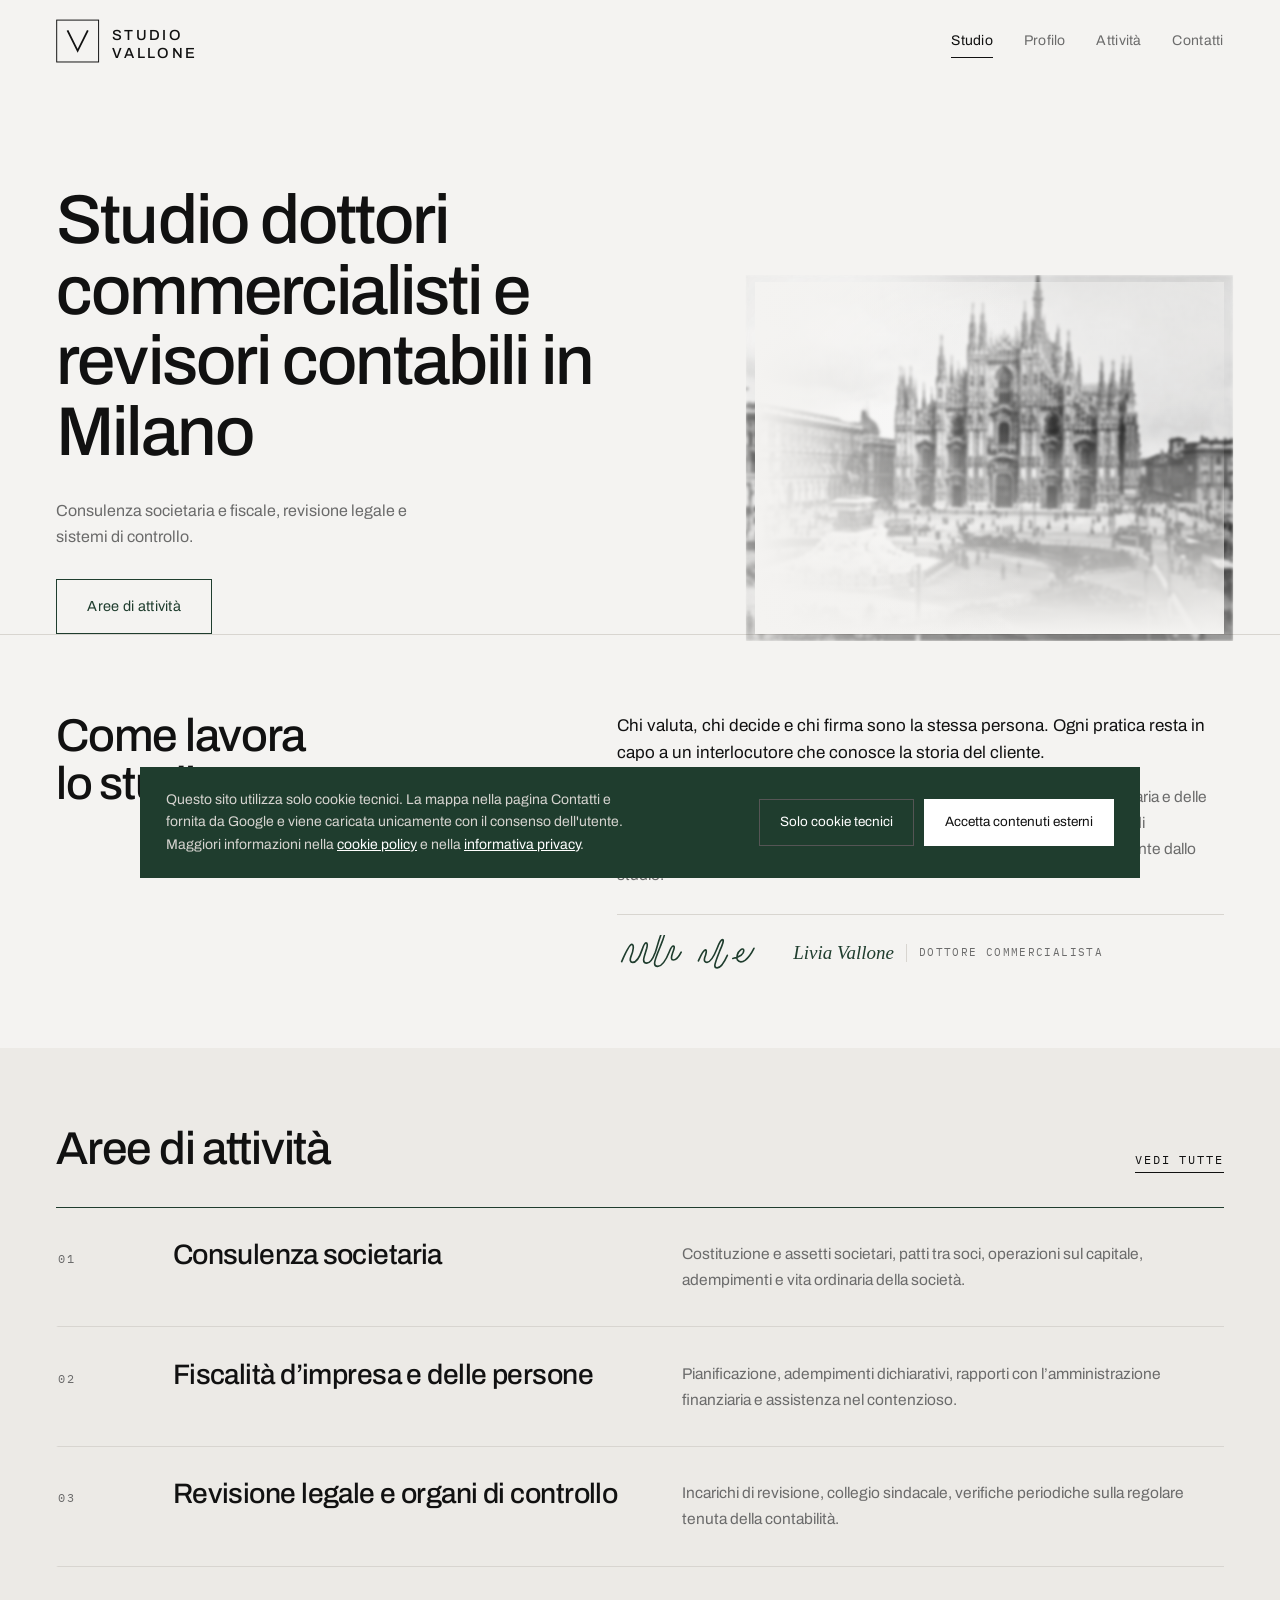
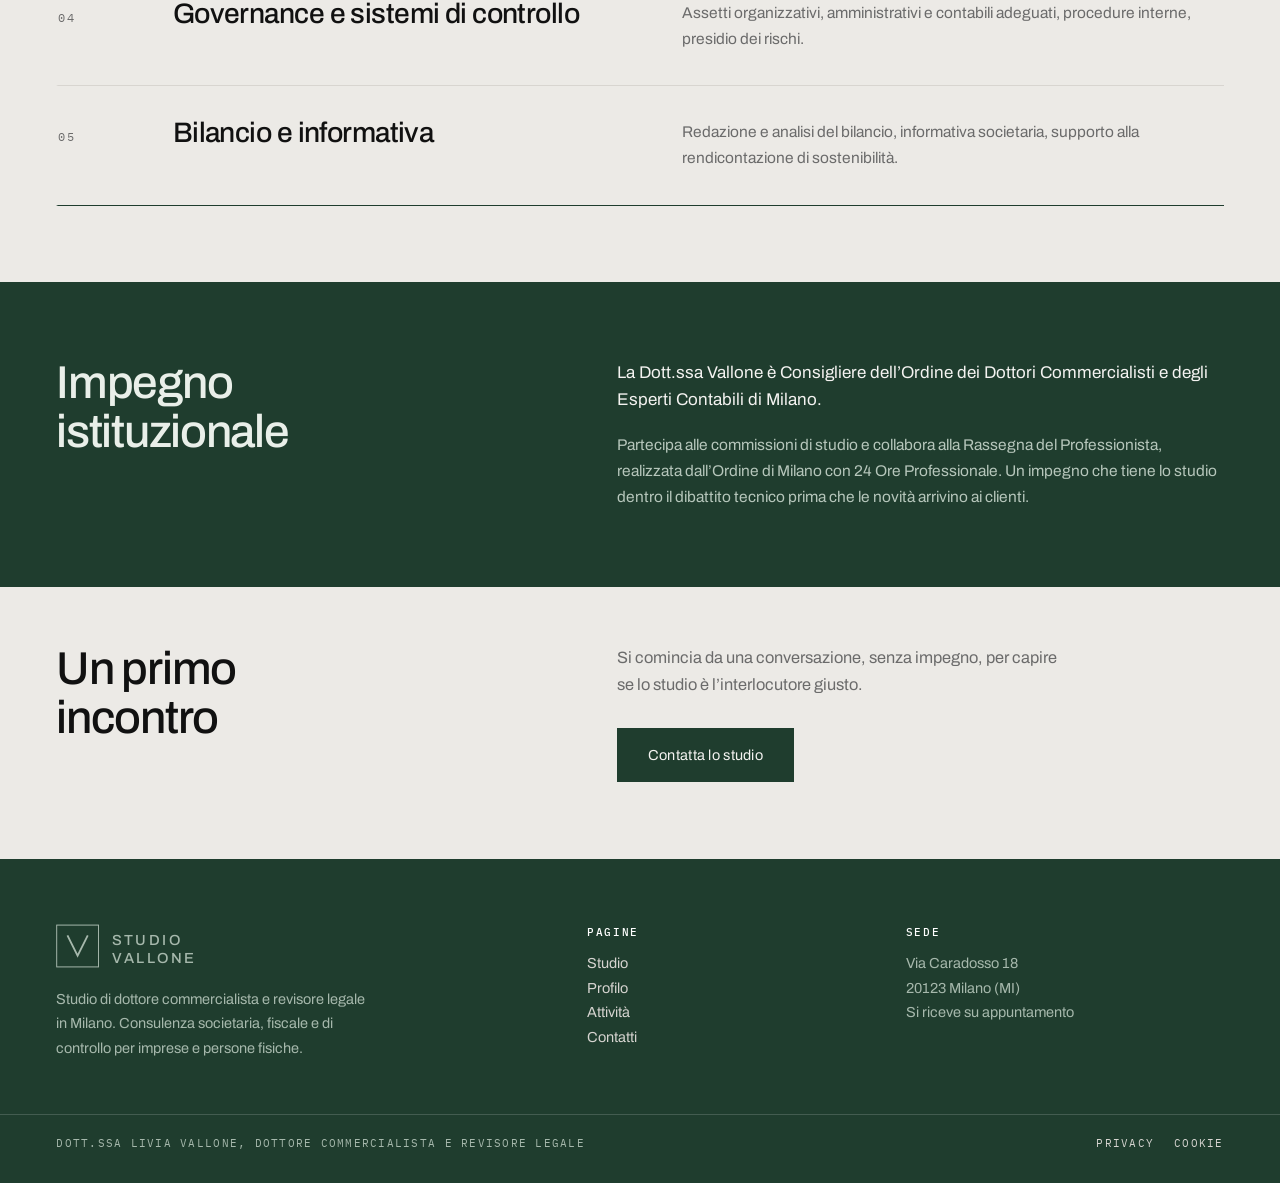
<file: index.html>
<!DOCTYPE html>
<html lang="it">
<head>
<meta charset="utf-8">
<meta name="viewport" content="width=device-width, initial-scale=1">
<title>Studio Vallone, dottore commercialista in Milano</title>
<meta name="description" content="Studio Vallone, Dott.ssa Livia Vallone, dottore commercialista e revisore legale in Milano. Consulenza societaria e fiscale, revisione, governance e sistemi di controllo.">
<link rel="preconnect" href="https://fonts.googleapis.com">
<link rel="preconnect" href="https://fonts.gstatic.com" crossorigin>
<link href="https://fonts.googleapis.com/css2?family=Archivo:wght@400;500;600&family=IBM+Plex+Mono:wght@400;500&display=swap" rel="stylesheet">
<style>
:root{
  --paper:#f4f3f1;
  --paper-2:#eceae6;
  --ink:#111111;
  --ink-soft:#6b6b6b;
  --line:#d8d5d0;
  --line-strong:#111111;
  --sans:"Archivo",system-ui,-apple-system,sans-serif;
  --mono:"IBM Plex Mono",ui-monospace,SFMono-Regular,Menlo,monospace;
  --gutter:clamp(22px,4.4vw,90px);
  --frame:1480px;
}
*{box-sizing:border-box}
html{scroll-behavior:smooth}
body{margin:0;background:var(--paper);color:var(--ink);font-family:var(--sans);
  font-size:clamp(15.5px,1vw,17px);line-height:1.68;-webkit-font-smoothing:antialiased}
img,svg{display:block;max-width:100%}
a{color:inherit}
.wrap{width:100%;max-width:var(--frame);margin:0 auto;padding:0 var(--gutter)}
section{padding:clamp(52px,6vw,110px) 0}

/* ---------- tipografia ---------- */
h1,h2,h3{font-weight:500;letter-spacing:-.028em;margin:0;line-height:1.02}
h1{font-size:clamp(38px,6.6vw,104px)}
.sec-title{font-size:clamp(27px,3.6vw,54px);line-height:1.06}
.lede{font-size:clamp(16px,1.28vw,21px);color:var(--ink-soft);max-width:52ch;line-height:1.6;margin:0}
.meta{font-family:var(--mono);font-size:11.5px;letter-spacing:.16em;text-transform:uppercase;color:var(--ink-soft)}
.rule{height:1px;background:var(--line-strong);margin:0}
.rule-soft{height:1px;background:var(--line)}

/* ---------- intestazione ---------- */
.site-head{position:sticky;top:0;z-index:60;background:var(--paper);border-bottom:1px solid transparent;transition:border-color .3s}
.site-head.is-stuck{border-color:var(--line-strong)}
.head-in{max-width:var(--frame);margin:0 auto;padding:18px var(--gutter);display:flex;align-items:center;justify-content:space-between;gap:24px}
.brand svg{height:clamp(38px,3.6vw,52px);width:auto}
.nav{display:flex;gap:clamp(18px,2.4vw,40px);align-items:center}
.nav a{text-decoration:none;font-size:14px;letter-spacing:.02em;color:var(--ink-soft);padding:5px 0;border-bottom:1px solid transparent;transition:color .25s,border-color .25s}
.nav a:hover{color:var(--ink);border-color:var(--ink)}
.nav a[aria-current="page"]{color:var(--ink);border-color:var(--ink)}
.nav-toggle{display:none;background:none;border:1px solid var(--line-strong);padding:9px 16px;font:inherit;font-size:13px;cursor:pointer;color:var(--ink)}

/* ---------- apertura ---------- */
.opener{padding:clamp(60px,8vw,140px) 0 clamp(36px,4vw,64px);border-bottom:1px solid var(--line-strong)}
.opener h1{max-width:19ch;margin-bottom:clamp(24px,3vw,44px)}
.opener .foot{display:grid;grid-template-columns:1fr auto;gap:24px;align-items:end}
.opener .lede{max-width:46ch}
.marks{display:flex;gap:26px;flex-wrap:wrap}
.marks span{font-family:var(--mono);font-size:11px;letter-spacing:.15em;text-transform:uppercase;color:var(--ink-soft)}
@media (max-width:820px){.opener .foot{grid-template-columns:1fr}}

/* ---------- indice numerato ---------- */
.index{border-top:1px solid var(--line-strong)}
.item{display:grid;grid-template-columns:76px minmax(0,1fr) minmax(0,1.15fr);gap:clamp(16px,3vw,52px);
  padding:clamp(24px,2.6vw,40px) 0;border-bottom:1px solid var(--line);align-items:start;
  text-decoration:none;color:inherit;position:relative;transition:padding .35s cubic-bezier(.2,.7,.3,1)}
.item:hover{padding-left:14px}
.item::before{content:"";position:absolute;left:0;top:0;bottom:0;width:0;background:var(--ink);opacity:.045;transition:width .35s cubic-bezier(.2,.7,.3,1)}
.item:hover::before{width:100%}
.item > *{position:relative}
.item .num{font-family:var(--mono);font-size:12px;letter-spacing:.1em;color:var(--ink-soft);padding-top:8px}
.item h3{font-size:clamp(21px,2.2vw,34px);letter-spacing:-.02em}
.item p{margin:0;color:var(--ink-soft);font-size:15.5px}
.item .arrow{position:absolute;right:0;top:50%;transform:translateY(-50%);font-size:20px;opacity:0;transition:opacity .3s,transform .3s}
.item:hover .arrow{opacity:1;transform:translate(6px,-50%)}
@media (max-width:820px){
  .item{grid-template-columns:44px minmax(0,1fr);gap:14px}
  .item p{grid-column:2}
  .item .arrow{display:none}
}

/* ---------- blocchi ---------- */
.split{display:grid;grid-template-columns:minmax(0,.9fr) minmax(0,1.1fr);gap:clamp(28px,5vw,88px);align-items:start}
@media (max-width:900px){.split{grid-template-columns:minmax(0,1fr)!important}}
.invert{background:var(--ink);color:var(--paper)}
.invert .lede,.invert p{color:#a8a6a2}
.invert .rule{background:#3a3a3a}
.invert .meta{color:#8c8a86}
.band{background:var(--paper-2)}

/* ---------- numeri ---------- */
.figures{display:grid;grid-template-columns:repeat(3,minmax(0,1fr));border-top:1px solid var(--line-strong)}
.figures div{padding:clamp(24px,2.6vw,40px) clamp(14px,2vw,32px) 0;border-left:1px solid var(--line)}
.figures div:first-child{border-left:0;padding-left:0}
.figures b{display:block;font-size:clamp(34px,4.6vw,72px);font-weight:500;letter-spacing:-.04em;line-height:1;margin-bottom:10px}
.figures span{font-family:var(--mono);font-size:11px;letter-spacing:.13em;text-transform:uppercase;color:var(--ink-soft)}
@media (max-width:700px){.figures{grid-template-columns:1fr}.figures div{border-left:0;padding-left:0;border-top:1px solid var(--line)}.figures div:first-child{border-top:0}}

/* ---------- testo lungo ---------- */
.prose h2{font-size:clamp(22px,2.2vw,34px);margin:44px 0 14px}
.prose p{margin:0 0 18px;color:var(--ink-soft)}
.prose ul{margin:0 0 18px;padding-left:20px;color:var(--ink-soft)}
.prose li{margin-bottom:9px}
.callout{border-top:1px solid var(--line-strong);border-bottom:1px solid var(--line-strong);padding:26px 0;margin:32px 0}
.callout b{display:block;font-family:var(--mono);font-size:11px;letter-spacing:.15em;text-transform:uppercase;margin-bottom:10px;color:var(--ink-soft)}
.callout p{margin:0;color:var(--ink)}

/* ---------- elenco credenziali ---------- */
.creds{border-top:1px solid var(--line-strong);margin-top:34px}
.cred{display:grid;grid-template-columns:minmax(0,.55fr) minmax(0,1fr);gap:clamp(14px,2.4vw,40px);padding:22px 0;border-bottom:1px solid var(--line)}
.cred b{font-weight:500;font-size:16.5px}
.cred span{color:var(--ink-soft);font-size:15px}
@media (max-width:700px){.cred{grid-template-columns:1fr;gap:4px}}

/* ---------- bottoni ---------- */
.btn{display:inline-block;text-decoration:none;background:var(--ink);color:var(--paper);border:1px solid var(--ink);
  padding:14px 30px;font-size:14.5px;letter-spacing:.02em;transition:background .25s,color .25s}
.btn:hover{background:transparent;color:var(--ink)}
.btn.ghost{background:transparent;color:var(--ink)}
.btn.ghost:hover{background:var(--ink);color:var(--paper)}
.invert .btn{background:var(--paper);color:var(--ink);border-color:var(--paper)}
.invert .btn:hover{background:transparent;color:var(--paper)}
.btn-row{display:flex;gap:12px;flex-wrap:wrap;margin-top:30px}

/* ---------- contatti ---------- */
.dl{margin:0;border-top:1px solid var(--line-strong)}
.dl div{padding:20px 0;border-bottom:1px solid var(--line);display:grid;grid-template-columns:minmax(0,.45fr) minmax(0,1fr);gap:20px;align-items:baseline}
.dl dt{font-family:var(--mono);font-size:11px;letter-spacing:.15em;text-transform:uppercase;color:var(--ink-soft)}
.dl dd{margin:0;font-size:18px}
.dl dd a{text-decoration:none;border-bottom:1px solid var(--line)}
.dl dd a:hover{border-color:var(--ink)}
@media (max-width:700px){.dl div{grid-template-columns:1fr;gap:6px}}

.form{border:1px solid var(--line-strong);padding:clamp(24px,2.6vw,42px)}
.field{margin-bottom:20px}
.field label{display:block;font-family:var(--mono);font-size:11px;letter-spacing:.14em;text-transform:uppercase;color:var(--ink-soft);margin-bottom:8px}
.field input,.field textarea,.field select{width:100%;border:0;border-bottom:1px solid var(--line-strong);background:transparent;
  padding:11px 2px;font:inherit;font-size:16px;color:var(--ink);border-radius:0}
.field select{padding-left:0}
.field input:focus,.field textarea:focus,.field select:focus{outline:none;border-bottom-width:2px}
.field textarea{min-height:120px;resize:vertical;border:1px solid var(--line-strong);padding:12px}
.privacy{font-size:13px;color:var(--ink-soft);margin:6px 0 22px;line-height:1.55}
.form button{cursor:pointer;font:inherit}

.mapframe{position:relative;aspect-ratio:16/9;border:1px solid var(--line-strong);overflow:hidden;background:var(--paper-2)}
.mapframe iframe{width:100%;height:100%;border:0}
.map-cta{position:absolute;inset:0;width:100%;display:flex;flex-direction:column;align-items:center;justify-content:center;gap:8px;
  border:0;background:var(--paper-2);cursor:pointer;font:inherit;color:var(--ink)}
.map-cta strong{font-size:clamp(19px,2vw,26px);font-weight:500}
.map-cta span{font-family:var(--mono);font-size:11px;letter-spacing:.14em;text-transform:uppercase;color:var(--ink-soft)}

/* ---------- comparsa ---------- */
.reveal{opacity:0;transform:translateY(14px);transition:opacity .7s ease,transform .7s cubic-bezier(.2,.7,.3,1)}
.reveal.in{opacity:1;transform:none}
.reveal[data-delay="1"]{transition-delay:.08s}
.reveal[data-delay="2"]{transition-delay:.16s}
.reveal[data-delay="3"]{transition-delay:.24s}

/* ---------- piè di pagina ---------- */
.site-foot{background:var(--ink);color:#8c8a86;padding:clamp(48px,5vw,80px) 0 30px;font-size:14.5px}
.foot-in{display:grid;grid-template-columns:1.4fr .8fr .9fr;gap:36px}
.site-foot a{color:#d6d4d0;text-decoration:none}
.site-foot a:hover{color:#fff;text-decoration:underline}
.site-foot strong{display:block;color:#fff;font-weight:500;font-family:var(--mono);font-size:11px;letter-spacing:.15em;text-transform:uppercase;margin-bottom:10px}
.site-foot p{margin:0 0 14px}
.foot-bot{margin-top:40px;padding-top:20px;border-top:1px solid #333;display:flex;justify-content:space-between;gap:18px;flex-wrap:wrap;font-family:var(--mono);font-size:10.5px;letter-spacing:.12em;text-transform:uppercase}
.foot-links{display:flex;gap:20px;flex-wrap:wrap}
@media (max-width:820px){.foot-in{grid-template-columns:1fr;gap:28px}}

/* ---------- banner cookie ---------- */
.cbanner{position:fixed;left:var(--gutter);right:var(--gutter);bottom:22px;z-index:200;background:var(--ink);color:#d6d4d0;
  padding:22px 26px;display:none;gap:20px;align-items:center;justify-content:space-between;flex-wrap:wrap;max-width:1000px;margin:0 auto;font-size:14px}
.cbanner.show{display:flex}
.cbanner p{margin:0;max-width:60ch;line-height:1.6}
.cbanner a{color:#fff}
.cbanner .actions{display:flex;gap:10px;flex-wrap:wrap}
.cbanner button{padding:11px 20px;font:inherit;font-size:13.5px;cursor:pointer;border:1px solid #555;background:transparent;color:#fff}
.cbanner button.primary{background:#fff;color:var(--ink);border-color:#fff}

/* ---------- responsive ---------- */
@media (max-width:900px){
  .nav{position:fixed;inset:66px 0 auto 0;background:var(--paper);flex-direction:column;align-items:flex-start;gap:0;
    padding:8px var(--gutter) 22px;border-bottom:1px solid var(--line-strong);display:none}
  .nav.open{display:flex}
  .nav a{padding:13px 0;width:100%;font-size:17px;border-bottom:0}
  .nav-toggle{display:block}
}
@media (max-width:760px){
  :root{--gutter:20px}
  section{padding:44px 0}
  .opener{padding:44px 0 30px}
  h1{font-size:clamp(32px,9vw,44px)}
  .sec-title{font-size:clamp(24px,7vw,32px)}
  .lede{font-size:16.5px}
  .form{padding:22px 18px}
  .cbanner{padding:18px;font-size:13.5px;bottom:14px}
  .cbanner .actions{width:100%}
  .cbanner button{flex:1}
}
@media (min-width:1900px){:root{--frame:1640px}}
@media (prefers-reduced-motion:reduce){*{animation:none!important;transition:none!important}.reveal{opacity:1;transform:none}}
:focus-visible{outline:2px solid var(--ink);outline-offset:3px}

/* ============================================================
   TERZO COLORE, RITRATTO, TONO PERSONALE
   ============================================================ */
:root{--green:#1f3d2e;--green-pale:#e8ede9}

.item:hover::before{background:var(--green);opacity:.05}
.item .num{transition:color .3s}
.item:hover .num{color:var(--green)}
.item .arrow{color:var(--green)}
a.meta:hover{color:var(--green)!important;border-color:var(--green)!important}
.field input:focus,.field textarea:focus,.field select:focus{border-color:var(--green)}
.btn{background:var(--green);border-color:var(--green)}
.btn:hover{background:transparent;color:var(--green)}
.btn.ghost{color:var(--green);border-color:var(--green)}
.btn.ghost:hover{background:var(--green);color:var(--paper)}
.invert{background:var(--green);color:#e9efe9}
.invert p{color:#b6c6bb}
.invert .btn{background:var(--paper);color:var(--green);border-color:var(--paper)}
.invert .btn:hover{background:transparent;color:var(--paper);border-color:var(--paper)}
.site-foot{background:var(--green)}
.site-foot{color:#a6b8ac}
.foot-bot{border-color:rgba(255,255,255,.16)}
.cbanner{background:var(--green)}
.callout{border-top-color:var(--green);border-bottom-color:var(--line)}
.callout b{color:var(--green)}
.map-cta{background:var(--green-pale)}

/* --- apertura piu leggera, con ritratto --- */
.opener{border-bottom:1px solid var(--line);padding-bottom:0}
.opener-grid{display:grid;grid-template-columns:minmax(0,1.15fr) minmax(0,.85fr);gap:clamp(28px,5vw,80px);align-items:end}
.opener h1{font-size:clamp(34px,5.4vw,80px);max-width:16ch;margin-bottom:clamp(20px,2.4vw,32px)}
.opener .lede{max-width:44ch;font-size:clamp(16px,1.2vw,19px)}
.portrait{position:relative;aspect-ratio:4/5;background:var(--green-pale);border:1px solid var(--line);display:flex;align-items:center;justify-content:center;overflow:hidden}
.portrait img{width:100%;height:100%;object-fit:cover}
.portrait .ph{font-family:var(--mono);font-size:10.5px;letter-spacing:.14em;text-transform:uppercase;color:var(--ink-soft);text-align:center;padding:0 18px}
.portrait .cap{position:absolute;left:0;right:0;bottom:0;background:var(--paper);border-top:1px solid var(--line);padding:14px 16px}
.portrait .cap b{display:block;font-weight:500;font-size:15px}
.portrait .cap span{font-family:var(--mono);font-size:10.5px;letter-spacing:.12em;text-transform:uppercase;color:var(--ink-soft)}
@media (max-width:820px){
  .opener-grid{grid-template-columns:1fr;gap:26px;align-items:start}
  .portrait{aspect-ratio:3/2;max-width:none}
}

/* --- citazione personale --- */
.quote{border-top:1px solid var(--green);border-bottom:1px solid var(--line);padding:clamp(30px,3.4vw,52px) 0}
.quote blockquote{margin:0;font-size:clamp(21px,2.6vw,38px);line-height:1.25;letter-spacing:-.02em;max-width:24ch;font-weight:500}
.quote .who{display:flex;align-items:center;gap:14px;margin-top:26px}
.quote .who .sig{height:38px;width:auto;color:var(--green)}
.quote .who span{font-family:var(--mono);font-size:11px;letter-spacing:.14em;text-transform:uppercase;color:var(--ink-soft)}

/* --- indice dinamico anche su mobile --- */
@media (max-width:820px){
  .item{grid-template-columns:38px minmax(0,1fr);gap:12px;padding:20px 0 20px 0;border-left:2px solid transparent;transition:border-color .5s ease,padding .5s ease,background .5s ease}
  .item.in{border-left-color:var(--green);padding-left:14px;background:linear-gradient(90deg,rgba(31,61,46,.05),transparent 70%)}
  .item:active{background:rgba(31,61,46,.1)}
  .item .num{color:var(--green);padding-top:5px}
  .item h3{font-size:20px}
  .item p{font-size:14.5px;margin-top:4px}
  .item .arrow{display:block;position:static;opacity:1;transform:none;grid-column:2;font-size:16px;margin-top:8px}
}

/* --- fotografia di Milano in apertura --- */
.cityshot{margin:0;overflow:hidden;border:1px solid var(--line);aspect-ratio:4/3}
.cityshot img{width:100%;height:100%;object-fit:cover;filter:grayscale(1) contrast(1.04)}
@media (max-width:820px){.cityshot{aspect-ratio:16/10}}

/* --- firma in coda al testo --- */
.signblock{display:flex;align-items:center;gap:14px;padding-top:20px;border-top:1px solid var(--line)}
.signblock .sig{height:36px;width:auto;color:var(--green);flex:0 0 auto}
.signblock span{font-family:var(--mono);font-size:10.5px;letter-spacing:.13em;text-transform:uppercase;color:var(--ink-soft)}

/* --- fotografia sfumata dentro la testata --- */
.cityshot{border:0;position:relative;overflow:visible}
.cityshot img{
  filter:grayscale(1) contrast(1.02) blur(1.6px);
  transform:scale(1.04);
  -webkit-mask-image:radial-gradient(120% 100% at 70% 40%,#000 38%,rgba(0,0,0,.55) 66%,transparent 100%);
  mask-image:radial-gradient(120% 100% at 70% 40%,#000 38%,rgba(0,0,0,.55) 66%,transparent 100%);
  opacity:.9;
}
.cityshot::after{content:"";position:absolute;inset:0;pointer-events:none;
  background:linear-gradient(90deg,var(--paper) 0%,rgba(244,243,241,.35) 26%,rgba(244,243,241,0) 58%),
             linear-gradient(180deg,rgba(244,243,241,.5),rgba(244,243,241,0) 42%,var(--paper) 100%)}
@media (max-width:820px){
  .cityshot img{-webkit-mask-image:radial-gradient(120% 110% at 50% 45%,#000 40%,transparent 100%);mask-image:radial-gradient(120% 110% at 50% 45%,#000 40%,transparent 100%)}
  .cityshot::after{background:linear-gradient(180deg,rgba(244,243,241,.45),rgba(244,243,241,0) 40%,var(--paper) 100%)}
}

/* --- firma con nome in corsivo --- */
.signblock{gap:12px;flex-wrap:wrap}
.signblock .signname{font-family:Georgia,"Times New Roman",serif;font-style:italic;font-size:19px;letter-spacing:0;text-transform:none;color:var(--green)}
.signblock .signrole{font-family:var(--mono);font-size:10.5px;letter-spacing:.13em;text-transform:uppercase;color:var(--ink-soft);border-left:1px solid var(--line);padding-left:12px}

/* --- verde nell'indice --- */
.index{border-top-color:var(--green)}
.item{border-bottom-color:var(--line);border-left:2px solid transparent;transition:border-color .35s,padding .35s cubic-bezier(.2,.7,.3,1)}
.item:hover{border-left-color:var(--green)}
.item:hover h3{color:var(--green)}
.item h3{transition:color .3s}
.item:last-child{border-bottom-color:var(--green)}

</style>
</head>
<body>

<header class="site-head">
  <div class="head-in">
    <a class="brand" href="index.html" aria-label="Studio Vallone, home">
      <svg viewBox="0 0 260 66" role="img" aria-label="Studio Vallone">
        <rect x="1" y="3" width="60" height="60" fill="none" stroke="currentColor" stroke-width="1.4"/>
        <path d="M17 19 L31 47 L45 19" fill="none" stroke="currentColor" stroke-width="2.6" stroke-linecap="square"/>
        <text x="80" y="32" font-family="Archivo,sans-serif" font-size="21" font-weight="500" letter-spacing="3.4" fill="currentColor">STUDIO</text>
        <text x="80" y="57" font-family="Archivo,sans-serif" font-size="21" font-weight="500" letter-spacing="3.4" fill="currentColor">VALLONE</text>
      </svg>
    </a>
    <button class="nav-toggle" aria-expanded="false" aria-controls="nav">Indice</button>
    <nav class="nav" id="nav">
      <a href="index.html" aria-current="page">Studio</a>
      <a href="profilo.html">Profilo</a>
      <a href="attivita.html">Attività</a>
      <a href="contatti.html">Contatti</a>
    </nav>
  </div>
</header>

<main>

  <section class="opener">
    <div class="wrap opener-grid">
      <div>
        <h1>Studio dottori commercialisti e revisori contabili in Milano</h1>
        <p class="lede">Consulenza societaria e fiscale, revisione legale e sistemi di controllo.</p>
        <div class="btn-row"><a class="btn ghost" href="attivita.html">Aree di attività</a></div>
      </div>
      <figure class="cityshot">
        <img src="img/milano.jpg" alt="Piazza del Duomo a Milano, veduta storica">
      </figure>
    </div>
  </section>

  <section>
    <div class="wrap split">
      <h2 class="sec-title reveal">Come lavora<br>lo studio</h2>
      <div class="reveal" data-delay="1">
        <p style="margin:0 0 18px;font-size:clamp(17px,1.3vw,20px);line-height:1.6">Chi valuta, chi decide e chi firma sono la stessa persona. Ogni pratica resta in capo a un interlocutore che conosce la storia del cliente.</p>
        <p style="color:var(--ink-soft);margin:0 0 26px">Clienti seguiti negli anni, con una conoscenza reale della loro struttura societaria e delle loro operazioni. Per le materie collegate lo studio si avvale di una rete stabile di professionisti in ambito legale, notarile e giuslavoristico, coordinata direttamente dallo studio.</p>
        <div class="signblock">
          <svg class="sig" viewBox="0 0 210 46" role="img" aria-label="Firma di Livia Vallone">
            <path d="M6 34c6-14 10-22 13-22 3 0 2 8-1 15-2 5-1 8 2 8 5 0 9-7 12-16 2-6 3-9 5-9 2 0 2 3 1 7-2 7-4 12-4 15 0 3 2 4 4 4 5 0 8-6 11-14 2-6 4-14 7-22 2-6 4-8 5-7 2 2-1 10-5 20-5 12-8 19-8 23 0 3 2 4 4 4 6 0 11-9 15-19 2-5 3-7 5-7 2 0 1 4-1 9-2 6-2 9 1 9 4 0 7-4 10-10" fill="none" stroke="currentColor" stroke-width="2.1" stroke-linecap="round" stroke-linejoin="round"/>
            <path d="M104 33c4-9 7-14 9-14 2 0 1 5-1 10-1 4 0 6 3 6 5 0 9-8 13-18 3-8 5-11 7-11 2 0 0 6-4 15-4 10-6 15-6 18 0 2 1 3 3 3 5 0 9-7 13-16" fill="none" stroke="currentColor" stroke-width="2.1" stroke-linecap="round" stroke-linejoin="round"/>
            <path d="M148 30c8-2 14-6 14-10 0-2-2-3-4-1-4 3-6 9-4 13 2 3 6 3 10 0 5-4 8-9 11-15" fill="none" stroke="currentColor" stroke-width="2.1" stroke-linecap="round" stroke-linejoin="round"/>
          </svg>
          <span class="signname">Livia Vallone</span><span class="signrole">Dottore commercialista</span>
        </div>
      </div>
    </div>
  </section>

  <section class="band">
    <div class="wrap">
      <div style="display:flex;align-items:flex-end;justify-content:space-between;gap:24px;flex-wrap:wrap;margin-bottom:clamp(24px,2.6vw,40px)">
        <h2 class="sec-title reveal">Aree di attività</h2>
        <a class="meta reveal" href="attivita.html" style="text-decoration:none;border-bottom:1px solid var(--ink);padding-bottom:3px;color:var(--ink)">Vedi tutte</a>
      </div>
      <div class="index">
        <a class="item reveal" href="attivita.html#societaria">
          <span class="num">01</span>
          <h3>Consulenza societaria</h3>
          <p>Costituzione e assetti societari, patti tra soci, operazioni sul capitale, adempimenti e vita ordinaria della società.</p>
          <span class="arrow">&rarr;</span>
        </a>
        <a class="item reveal" href="attivita.html#fiscale">
          <span class="num">02</span>
          <h3>Fiscalità d&rsquo;impresa e delle persone</h3>
          <p>Pianificazione, adempimenti dichiarativi, rapporti con l&rsquo;amministrazione finanziaria e assistenza nel contenzioso.</p>
          <span class="arrow">&rarr;</span>
        </a>
        <a class="item reveal" href="attivita.html#revisione">
          <span class="num">03</span>
          <h3>Revisione legale e organi di controllo</h3>
          <p>Incarichi di revisione, collegio sindacale, verifiche periodiche sulla regolare tenuta della contabilità.</p>
          <span class="arrow">&rarr;</span>
        </a>
        <a class="item reveal" href="attivita.html#governance">
          <span class="num">04</span>
          <h3>Governance e sistemi di controllo</h3>
          <p>Assetti organizzativi, amministrativi e contabili adeguati, procedure interne, presidio dei rischi.</p>
          <span class="arrow">&rarr;</span>
        </a>
        <a class="item reveal" href="attivita.html#bilancio">
          <span class="num">05</span>
          <h3>Bilancio e informativa</h3>
          <p>Redazione e analisi del bilancio, informativa societaria, supporto alla rendicontazione di sostenibilità.</p>
          <span class="arrow">&rarr;</span>
        </a>
      </div>
    </div>
  </section>

  <section class="invert">
    <div class="wrap split">
      <h2 class="sec-title reveal">Impegno<br>istituzionale</h2>
      <div class="reveal" data-delay="1">
        <p style="font-size:clamp(17px,1.3vw,20px);line-height:1.6;margin:0 0 18px;color:var(--paper)">La Dott.ssa Vallone è Consigliere dell&rsquo;Ordine dei Dottori Commercialisti e degli Esperti Contabili di Milano.</p>
        <p style="margin:0">Partecipa alle commissioni di studio e collabora alla Rassegna del Professionista, realizzata dall&rsquo;Ordine di Milano con 24 Ore Professionale. Un impegno che tiene lo studio dentro il dibattito tecnico prima che le novità arrivino ai clienti.</p>
      </div>
    </div>
  </section>

  <section class="band" style="padding-top:clamp(44px,4.6vw,80px)">
    <div class="wrap split">
      <h2 class="sec-title reveal">Un primo<br>incontro</h2>
      <div class="reveal" data-delay="1">
        <p class="lede" style="max-width:50ch;margin-bottom:8px">Si comincia da una conversazione, senza impegno, per capire se lo studio è l&rsquo;interlocutore giusto.</p>
        <div class="btn-row"><a class="btn" href="contatti.html">Contatta lo studio</a></div>
      </div>
    </div>
  </section>
</main>

<footer class="site-foot">
  <div class="wrap foot-in">
    <div>
      <svg viewBox="0 0 260 66" style="height:46px;width:auto" role="img" aria-label="Studio Vallone">
        <rect x="1" y="3" width="60" height="60" fill="none" stroke="currentColor" stroke-width="1.4"/>
        <path d="M17 19 L31 47 L45 19" fill="none" stroke="currentColor" stroke-width="2.6" stroke-linecap="square"/>
        <text x="80" y="32" font-family="Archivo,sans-serif" font-size="21" font-weight="500" letter-spacing="3.4" fill="currentColor">STUDIO</text>
        <text x="80" y="57" font-family="Archivo,sans-serif" font-size="21" font-weight="500" letter-spacing="3.4" fill="currentColor">VALLONE</text>
      </svg>
      <p style="margin-top:18px;max-width:40ch">Studio di dottore commercialista e revisore legale in Milano. Consulenza societaria, fiscale e di controllo per imprese e persone fisiche.</p>
    </div>
    <div>
      <strong>Pagine</strong>
      <p><a href="index.html">Studio</a><br>
      <a href="profilo.html">Profilo</a><br>
      <a href="attivita.html">Attività</a><br>
      <a href="contatti.html">Contatti</a></p>
    </div>
    <div>
      <strong>Sede</strong>
      <p>Via Caradosso 18<br>20123 Milano (MI)<br>
      Si riceve su appuntamento</p>
    </div>
  </div>
  <div class="wrap foot-bot">
    <span>Dott.ssa Livia Vallone, dottore commercialista e revisore legale</span>
    <span class="foot-links">
      <a href="privacy.html">Privacy</a>
      <a href="cookie.html">Cookie</a>
    </span>
  </div>
</footer>

<script>
/* Studio Vallone, interazioni */
document.addEventListener('DOMContentLoaded', function () {

  var toggle = document.querySelector('.nav-toggle');
  var nav = document.querySelector('.nav');
  if (toggle && nav) {
    toggle.addEventListener('click', function () {
      var open = nav.classList.toggle('open');
      toggle.setAttribute('aria-expanded', open ? 'true' : 'false');
      toggle.textContent = open ? 'Chiudi' : 'Indice';
    });
  }

  var head = document.querySelector('.site-head');
  if (head) {
    var onScroll = function () { head.classList.toggle('is-stuck', window.scrollY > 6); };
    onScroll();
    window.addEventListener('scroll', onScroll, { passive: true });
  }

  var io = new IntersectionObserver(function (es) {
    es.forEach(function (e) {
      if (!e.isIntersecting) return;
      e.target.classList.add('in');
      io.unobserve(e.target);
    });
  }, { threshold: 0.18, rootMargin: '0px 0px -40px 0px' });
  document.querySelectorAll('.reveal, .item').forEach(function (el) { io.observe(el); });

  document.querySelectorAll('a.mailto').forEach(function (a) {
    var ind = a.dataset.u + String.fromCharCode(64) + a.dataset.d;
    a.href = 'mail' + 'to:' + ind;
    a.textContent = ind;
  });

  var consenso = null;
  try { consenso = localStorage.getItem('sv-consenso'); } catch (e) { consenso = null; }
  if (!consenso) {
    var b = document.createElement('div');
    b.className = 'cbanner show';
    b.innerHTML = '<p>Questo sito utilizza solo cookie tecnici. La mappa nella pagina Contatti e fornita da Google e viene caricata unicamente con il consenso dell\'utente. Maggiori informazioni nella <a href="cookie.html">cookie policy</a> e nella <a href="privacy.html">informativa privacy</a>.</p>' +
      '<span class="actions"><button type="button" class="solo">Solo cookie tecnici</button><button type="button" class="primary tutti">Accetta contenuti esterni</button></span>';
    document.body.appendChild(b);
    b.addEventListener('click', function (ev) {
      var scelta = ev.target.classList.contains('tutti') ? 'tutti' : (ev.target.classList.contains('solo') ? 'solo' : null);
      if (!scelta) return;
      try { localStorage.setItem('sv-consenso', scelta); } catch (e) {}
      b.classList.remove('show');
      if (scelta === 'tutti' && window.svApriMappa) window.svApriMappa();
    });
  }

  var mapBtn = document.querySelector('.map-cta');
  if (mapBtn) {
    var apri = function () {
      var holder = mapBtn.parentElement;
      if (!holder || holder.querySelector('iframe')) return;
      var f = document.createElement('iframe');
      f.loading = 'lazy';
      f.title = 'Mappa, Via Caradosso 18, Milano';
      f.referrerPolicy = 'no-referrer-when-downgrade';
      f.src = mapBtn.dataset.src;
      holder.appendChild(f);
      mapBtn.remove();
    };
    mapBtn.addEventListener('click', apri);
    window.svApriMappa = apri;
    if (consenso === 'tutti') apri();
  }
});

</script>
</body>
</html>
</file>
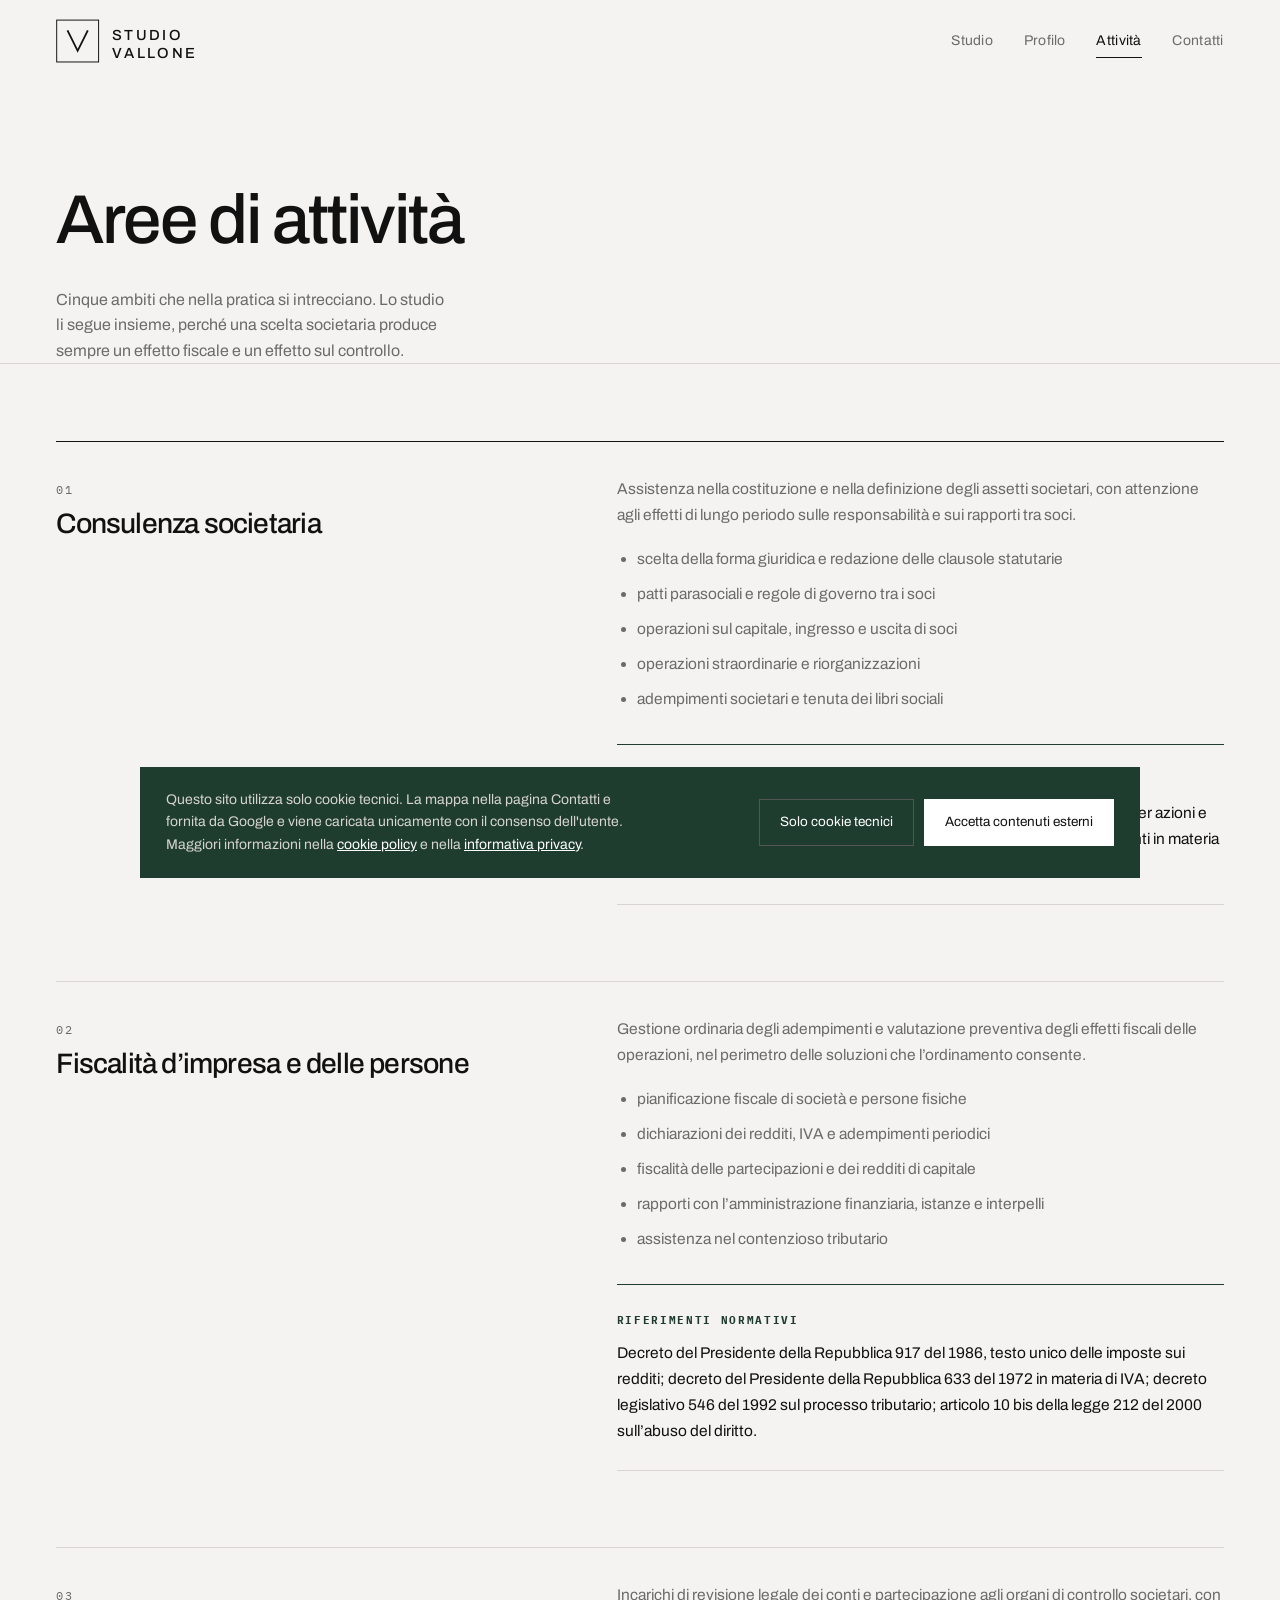
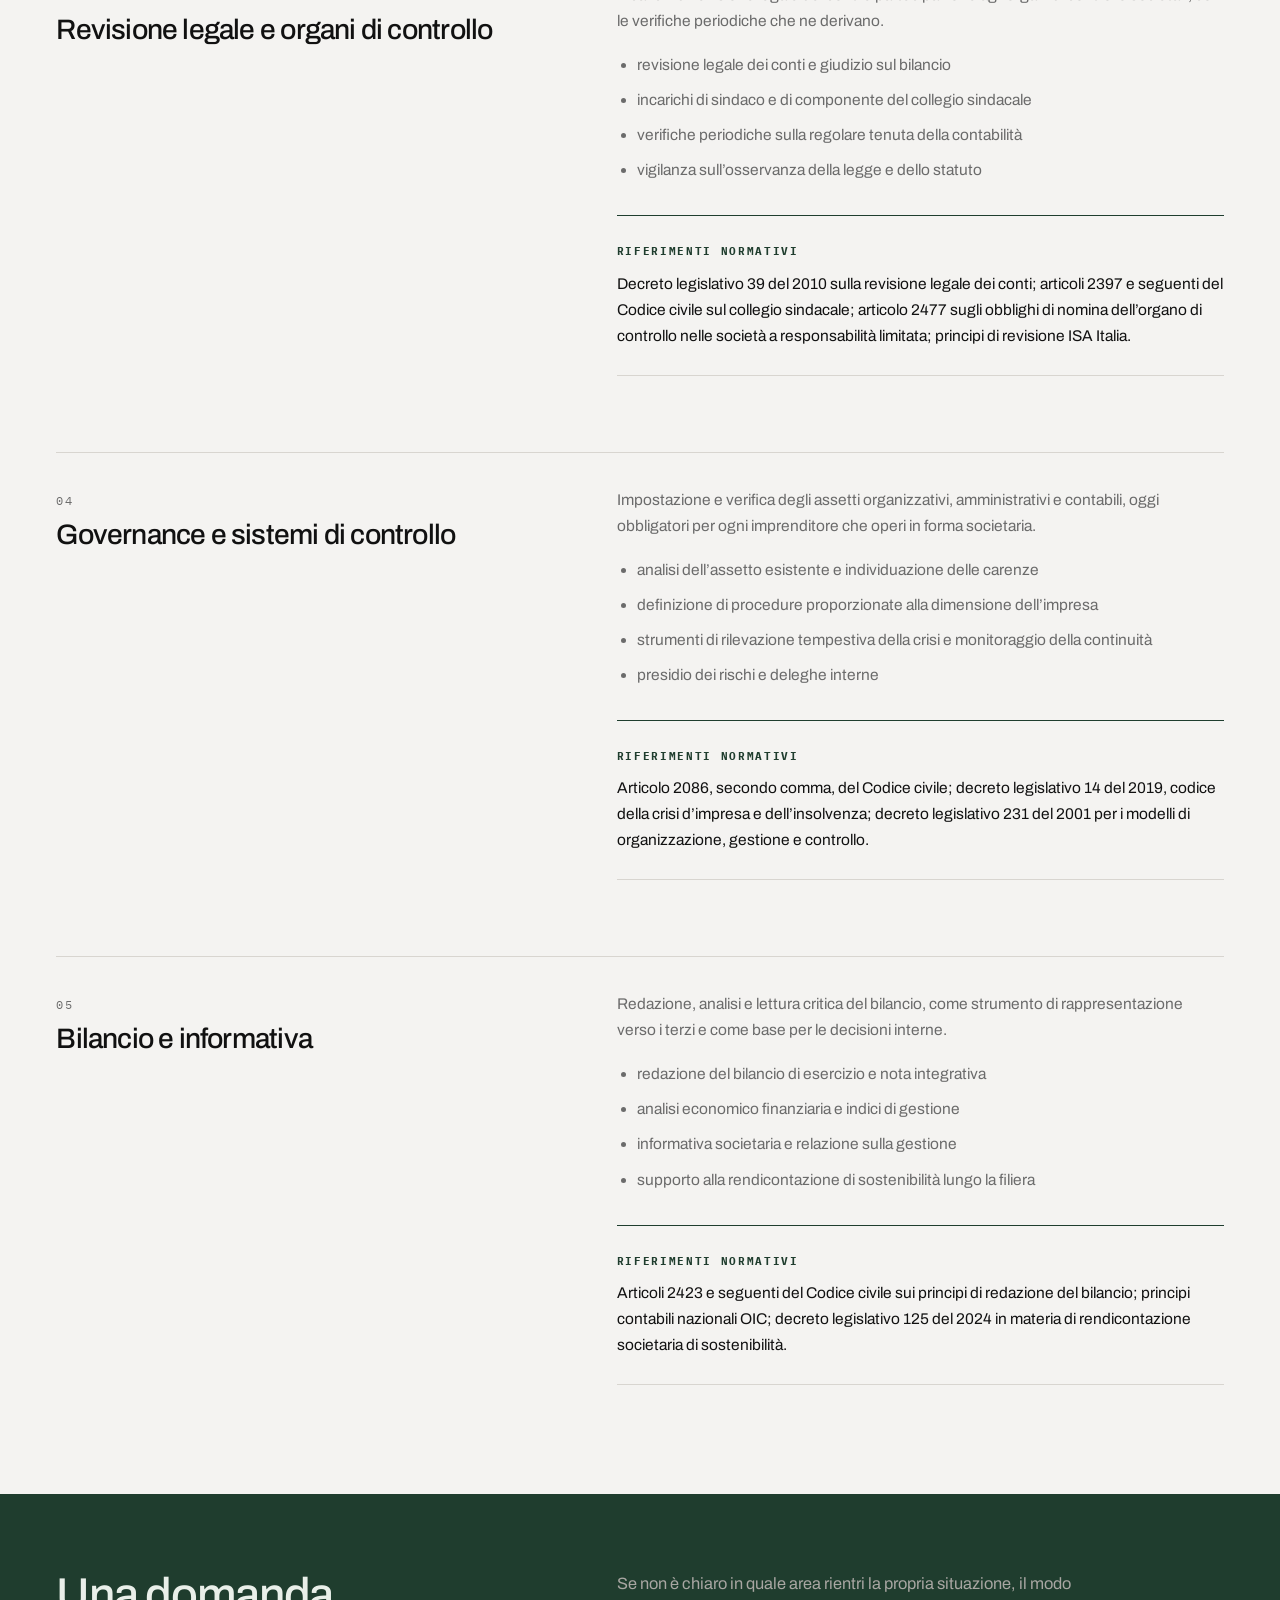
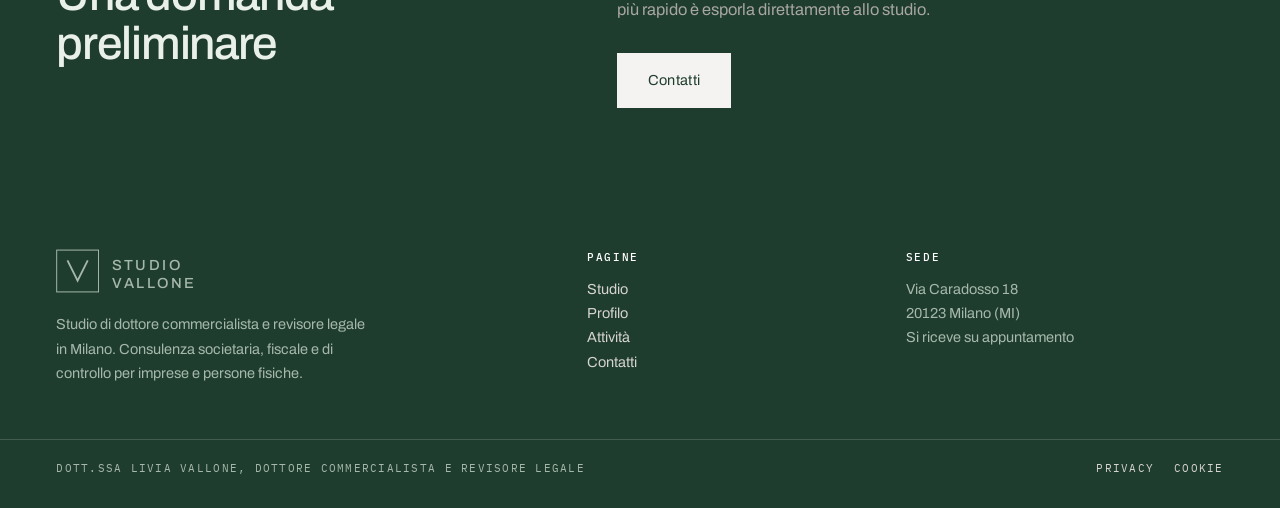
<file: attivita.html>
<!DOCTYPE html>
<html lang="it">
<head>
<meta charset="utf-8">
<meta name="viewport" content="width=device-width, initial-scale=1">
<title>Aree di attività, Studio Vallone</title>
<meta name="description" content="Consulenza societaria, fiscalità d impresa, revisione legale, governance e sistemi di controllo, bilancio e informativa societaria.">
<link rel="preconnect" href="https://fonts.googleapis.com">
<link rel="preconnect" href="https://fonts.gstatic.com" crossorigin>
<link href="https://fonts.googleapis.com/css2?family=Archivo:wght@400;500;600&family=IBM+Plex+Mono:wght@400;500&display=swap" rel="stylesheet">
<style>
:root{
  --paper:#f4f3f1;
  --paper-2:#eceae6;
  --ink:#111111;
  --ink-soft:#6b6b6b;
  --line:#d8d5d0;
  --line-strong:#111111;
  --sans:"Archivo",system-ui,-apple-system,sans-serif;
  --mono:"IBM Plex Mono",ui-monospace,SFMono-Regular,Menlo,monospace;
  --gutter:clamp(22px,4.4vw,90px);
  --frame:1480px;
}
*{box-sizing:border-box}
html{scroll-behavior:smooth}
body{margin:0;background:var(--paper);color:var(--ink);font-family:var(--sans);
  font-size:clamp(15.5px,1vw,17px);line-height:1.68;-webkit-font-smoothing:antialiased}
img,svg{display:block;max-width:100%}
a{color:inherit}
.wrap{width:100%;max-width:var(--frame);margin:0 auto;padding:0 var(--gutter)}
section{padding:clamp(52px,6vw,110px) 0}

/* ---------- tipografia ---------- */
h1,h2,h3{font-weight:500;letter-spacing:-.028em;margin:0;line-height:1.02}
h1{font-size:clamp(38px,6.6vw,104px)}
.sec-title{font-size:clamp(27px,3.6vw,54px);line-height:1.06}
.lede{font-size:clamp(16px,1.28vw,21px);color:var(--ink-soft);max-width:52ch;line-height:1.6;margin:0}
.meta{font-family:var(--mono);font-size:11.5px;letter-spacing:.16em;text-transform:uppercase;color:var(--ink-soft)}
.rule{height:1px;background:var(--line-strong);margin:0}
.rule-soft{height:1px;background:var(--line)}

/* ---------- intestazione ---------- */
.site-head{position:sticky;top:0;z-index:60;background:var(--paper);border-bottom:1px solid transparent;transition:border-color .3s}
.site-head.is-stuck{border-color:var(--line-strong)}
.head-in{max-width:var(--frame);margin:0 auto;padding:18px var(--gutter);display:flex;align-items:center;justify-content:space-between;gap:24px}
.brand svg{height:clamp(38px,3.6vw,52px);width:auto}
.nav{display:flex;gap:clamp(18px,2.4vw,40px);align-items:center}
.nav a{text-decoration:none;font-size:14px;letter-spacing:.02em;color:var(--ink-soft);padding:5px 0;border-bottom:1px solid transparent;transition:color .25s,border-color .25s}
.nav a:hover{color:var(--ink);border-color:var(--ink)}
.nav a[aria-current="page"]{color:var(--ink);border-color:var(--ink)}
.nav-toggle{display:none;background:none;border:1px solid var(--line-strong);padding:9px 16px;font:inherit;font-size:13px;cursor:pointer;color:var(--ink)}

/* ---------- apertura ---------- */
.opener{padding:clamp(60px,8vw,140px) 0 clamp(36px,4vw,64px);border-bottom:1px solid var(--line-strong)}
.opener h1{max-width:19ch;margin-bottom:clamp(24px,3vw,44px)}
.opener .foot{display:grid;grid-template-columns:1fr auto;gap:24px;align-items:end}
.opener .lede{max-width:46ch}
.marks{display:flex;gap:26px;flex-wrap:wrap}
.marks span{font-family:var(--mono);font-size:11px;letter-spacing:.15em;text-transform:uppercase;color:var(--ink-soft)}
@media (max-width:820px){.opener .foot{grid-template-columns:1fr}}

/* ---------- indice numerato ---------- */
.index{border-top:1px solid var(--line-strong)}
.item{display:grid;grid-template-columns:76px minmax(0,1fr) minmax(0,1.15fr);gap:clamp(16px,3vw,52px);
  padding:clamp(24px,2.6vw,40px) 0;border-bottom:1px solid var(--line);align-items:start;
  text-decoration:none;color:inherit;position:relative;transition:padding .35s cubic-bezier(.2,.7,.3,1)}
.item:hover{padding-left:14px}
.item::before{content:"";position:absolute;left:0;top:0;bottom:0;width:0;background:var(--ink);opacity:.045;transition:width .35s cubic-bezier(.2,.7,.3,1)}
.item:hover::before{width:100%}
.item > *{position:relative}
.item .num{font-family:var(--mono);font-size:12px;letter-spacing:.1em;color:var(--ink-soft);padding-top:8px}
.item h3{font-size:clamp(21px,2.2vw,34px);letter-spacing:-.02em}
.item p{margin:0;color:var(--ink-soft);font-size:15.5px}
.item .arrow{position:absolute;right:0;top:50%;transform:translateY(-50%);font-size:20px;opacity:0;transition:opacity .3s,transform .3s}
.item:hover .arrow{opacity:1;transform:translate(6px,-50%)}
@media (max-width:820px){
  .item{grid-template-columns:44px minmax(0,1fr);gap:14px}
  .item p{grid-column:2}
  .item .arrow{display:none}
}

/* ---------- blocchi ---------- */
.split{display:grid;grid-template-columns:minmax(0,.9fr) minmax(0,1.1fr);gap:clamp(28px,5vw,88px);align-items:start}
@media (max-width:900px){.split{grid-template-columns:minmax(0,1fr)!important}}
.invert{background:var(--ink);color:var(--paper)}
.invert .lede,.invert p{color:#a8a6a2}
.invert .rule{background:#3a3a3a}
.invert .meta{color:#8c8a86}
.band{background:var(--paper-2)}

/* ---------- numeri ---------- */
.figures{display:grid;grid-template-columns:repeat(3,minmax(0,1fr));border-top:1px solid var(--line-strong)}
.figures div{padding:clamp(24px,2.6vw,40px) clamp(14px,2vw,32px) 0;border-left:1px solid var(--line)}
.figures div:first-child{border-left:0;padding-left:0}
.figures b{display:block;font-size:clamp(34px,4.6vw,72px);font-weight:500;letter-spacing:-.04em;line-height:1;margin-bottom:10px}
.figures span{font-family:var(--mono);font-size:11px;letter-spacing:.13em;text-transform:uppercase;color:var(--ink-soft)}
@media (max-width:700px){.figures{grid-template-columns:1fr}.figures div{border-left:0;padding-left:0;border-top:1px solid var(--line)}.figures div:first-child{border-top:0}}

/* ---------- testo lungo ---------- */
.prose h2{font-size:clamp(22px,2.2vw,34px);margin:44px 0 14px}
.prose p{margin:0 0 18px;color:var(--ink-soft)}
.prose ul{margin:0 0 18px;padding-left:20px;color:var(--ink-soft)}
.prose li{margin-bottom:9px}
.callout{border-top:1px solid var(--line-strong);border-bottom:1px solid var(--line-strong);padding:26px 0;margin:32px 0}
.callout b{display:block;font-family:var(--mono);font-size:11px;letter-spacing:.15em;text-transform:uppercase;margin-bottom:10px;color:var(--ink-soft)}
.callout p{margin:0;color:var(--ink)}

/* ---------- elenco credenziali ---------- */
.creds{border-top:1px solid var(--line-strong);margin-top:34px}
.cred{display:grid;grid-template-columns:minmax(0,.55fr) minmax(0,1fr);gap:clamp(14px,2.4vw,40px);padding:22px 0;border-bottom:1px solid var(--line)}
.cred b{font-weight:500;font-size:16.5px}
.cred span{color:var(--ink-soft);font-size:15px}
@media (max-width:700px){.cred{grid-template-columns:1fr;gap:4px}}

/* ---------- bottoni ---------- */
.btn{display:inline-block;text-decoration:none;background:var(--ink);color:var(--paper);border:1px solid var(--ink);
  padding:14px 30px;font-size:14.5px;letter-spacing:.02em;transition:background .25s,color .25s}
.btn:hover{background:transparent;color:var(--ink)}
.btn.ghost{background:transparent;color:var(--ink)}
.btn.ghost:hover{background:var(--ink);color:var(--paper)}
.invert .btn{background:var(--paper);color:var(--ink);border-color:var(--paper)}
.invert .btn:hover{background:transparent;color:var(--paper)}
.btn-row{display:flex;gap:12px;flex-wrap:wrap;margin-top:30px}

/* ---------- contatti ---------- */
.dl{margin:0;border-top:1px solid var(--line-strong)}
.dl div{padding:20px 0;border-bottom:1px solid var(--line);display:grid;grid-template-columns:minmax(0,.45fr) minmax(0,1fr);gap:20px;align-items:baseline}
.dl dt{font-family:var(--mono);font-size:11px;letter-spacing:.15em;text-transform:uppercase;color:var(--ink-soft)}
.dl dd{margin:0;font-size:18px}
.dl dd a{text-decoration:none;border-bottom:1px solid var(--line)}
.dl dd a:hover{border-color:var(--ink)}
@media (max-width:700px){.dl div{grid-template-columns:1fr;gap:6px}}

.form{border:1px solid var(--line-strong);padding:clamp(24px,2.6vw,42px)}
.field{margin-bottom:20px}
.field label{display:block;font-family:var(--mono);font-size:11px;letter-spacing:.14em;text-transform:uppercase;color:var(--ink-soft);margin-bottom:8px}
.field input,.field textarea,.field select{width:100%;border:0;border-bottom:1px solid var(--line-strong);background:transparent;
  padding:11px 2px;font:inherit;font-size:16px;color:var(--ink);border-radius:0}
.field select{padding-left:0}
.field input:focus,.field textarea:focus,.field select:focus{outline:none;border-bottom-width:2px}
.field textarea{min-height:120px;resize:vertical;border:1px solid var(--line-strong);padding:12px}
.privacy{font-size:13px;color:var(--ink-soft);margin:6px 0 22px;line-height:1.55}
.form button{cursor:pointer;font:inherit}

.mapframe{position:relative;aspect-ratio:16/9;border:1px solid var(--line-strong);overflow:hidden;background:var(--paper-2)}
.mapframe iframe{width:100%;height:100%;border:0}
.map-cta{position:absolute;inset:0;width:100%;display:flex;flex-direction:column;align-items:center;justify-content:center;gap:8px;
  border:0;background:var(--paper-2);cursor:pointer;font:inherit;color:var(--ink)}
.map-cta strong{font-size:clamp(19px,2vw,26px);font-weight:500}
.map-cta span{font-family:var(--mono);font-size:11px;letter-spacing:.14em;text-transform:uppercase;color:var(--ink-soft)}

/* ---------- comparsa ---------- */
.reveal{opacity:0;transform:translateY(14px);transition:opacity .7s ease,transform .7s cubic-bezier(.2,.7,.3,1)}
.reveal.in{opacity:1;transform:none}
.reveal[data-delay="1"]{transition-delay:.08s}
.reveal[data-delay="2"]{transition-delay:.16s}
.reveal[data-delay="3"]{transition-delay:.24s}

/* ---------- piè di pagina ---------- */
.site-foot{background:var(--ink);color:#8c8a86;padding:clamp(48px,5vw,80px) 0 30px;font-size:14.5px}
.foot-in{display:grid;grid-template-columns:1.4fr .8fr .9fr;gap:36px}
.site-foot a{color:#d6d4d0;text-decoration:none}
.site-foot a:hover{color:#fff;text-decoration:underline}
.site-foot strong{display:block;color:#fff;font-weight:500;font-family:var(--mono);font-size:11px;letter-spacing:.15em;text-transform:uppercase;margin-bottom:10px}
.site-foot p{margin:0 0 14px}
.foot-bot{margin-top:40px;padding-top:20px;border-top:1px solid #333;display:flex;justify-content:space-between;gap:18px;flex-wrap:wrap;font-family:var(--mono);font-size:10.5px;letter-spacing:.12em;text-transform:uppercase}
.foot-links{display:flex;gap:20px;flex-wrap:wrap}
@media (max-width:820px){.foot-in{grid-template-columns:1fr;gap:28px}}

/* ---------- banner cookie ---------- */
.cbanner{position:fixed;left:var(--gutter);right:var(--gutter);bottom:22px;z-index:200;background:var(--ink);color:#d6d4d0;
  padding:22px 26px;display:none;gap:20px;align-items:center;justify-content:space-between;flex-wrap:wrap;max-width:1000px;margin:0 auto;font-size:14px}
.cbanner.show{display:flex}
.cbanner p{margin:0;max-width:60ch;line-height:1.6}
.cbanner a{color:#fff}
.cbanner .actions{display:flex;gap:10px;flex-wrap:wrap}
.cbanner button{padding:11px 20px;font:inherit;font-size:13.5px;cursor:pointer;border:1px solid #555;background:transparent;color:#fff}
.cbanner button.primary{background:#fff;color:var(--ink);border-color:#fff}

/* ---------- responsive ---------- */
@media (max-width:900px){
  .nav{position:fixed;inset:66px 0 auto 0;background:var(--paper);flex-direction:column;align-items:flex-start;gap:0;
    padding:8px var(--gutter) 22px;border-bottom:1px solid var(--line-strong);display:none}
  .nav.open{display:flex}
  .nav a{padding:13px 0;width:100%;font-size:17px;border-bottom:0}
  .nav-toggle{display:block}
}
@media (max-width:760px){
  :root{--gutter:20px}
  section{padding:44px 0}
  .opener{padding:44px 0 30px}
  h1{font-size:clamp(32px,9vw,44px)}
  .sec-title{font-size:clamp(24px,7vw,32px)}
  .lede{font-size:16.5px}
  .form{padding:22px 18px}
  .cbanner{padding:18px;font-size:13.5px;bottom:14px}
  .cbanner .actions{width:100%}
  .cbanner button{flex:1}
}
@media (min-width:1900px){:root{--frame:1640px}}
@media (prefers-reduced-motion:reduce){*{animation:none!important;transition:none!important}.reveal{opacity:1;transform:none}}
:focus-visible{outline:2px solid var(--ink);outline-offset:3px}

/* ============================================================
   TERZO COLORE, RITRATTO, TONO PERSONALE
   ============================================================ */
:root{--green:#1f3d2e;--green-pale:#e8ede9}

.item:hover::before{background:var(--green);opacity:.05}
.item .num{transition:color .3s}
.item:hover .num{color:var(--green)}
.item .arrow{color:var(--green)}
a.meta:hover{color:var(--green)!important;border-color:var(--green)!important}
.field input:focus,.field textarea:focus,.field select:focus{border-color:var(--green)}
.btn{background:var(--green);border-color:var(--green)}
.btn:hover{background:transparent;color:var(--green)}
.btn.ghost{color:var(--green);border-color:var(--green)}
.btn.ghost:hover{background:var(--green);color:var(--paper)}
.invert{background:var(--green);color:#e9efe9}
.invert p{color:#b6c6bb}
.invert .btn{background:var(--paper);color:var(--green);border-color:var(--paper)}
.invert .btn:hover{background:transparent;color:var(--paper);border-color:var(--paper)}
.site-foot{background:var(--green)}
.site-foot{color:#a6b8ac}
.foot-bot{border-color:rgba(255,255,255,.16)}
.cbanner{background:var(--green)}
.callout{border-top-color:var(--green);border-bottom-color:var(--line)}
.callout b{color:var(--green)}
.map-cta{background:var(--green-pale)}

/* --- apertura piu leggera, con ritratto --- */
.opener{border-bottom:1px solid var(--line);padding-bottom:0}
.opener-grid{display:grid;grid-template-columns:minmax(0,1.15fr) minmax(0,.85fr);gap:clamp(28px,5vw,80px);align-items:end}
.opener h1{font-size:clamp(34px,5.4vw,80px);max-width:16ch;margin-bottom:clamp(20px,2.4vw,32px)}
.opener .lede{max-width:44ch;font-size:clamp(16px,1.2vw,19px)}
.portrait{position:relative;aspect-ratio:4/5;background:var(--green-pale);border:1px solid var(--line);display:flex;align-items:center;justify-content:center;overflow:hidden}
.portrait img{width:100%;height:100%;object-fit:cover}
.portrait .ph{font-family:var(--mono);font-size:10.5px;letter-spacing:.14em;text-transform:uppercase;color:var(--ink-soft);text-align:center;padding:0 18px}
.portrait .cap{position:absolute;left:0;right:0;bottom:0;background:var(--paper);border-top:1px solid var(--line);padding:14px 16px}
.portrait .cap b{display:block;font-weight:500;font-size:15px}
.portrait .cap span{font-family:var(--mono);font-size:10.5px;letter-spacing:.12em;text-transform:uppercase;color:var(--ink-soft)}
@media (max-width:820px){
  .opener-grid{grid-template-columns:1fr;gap:26px;align-items:start}
  .portrait{aspect-ratio:3/2;max-width:none}
}

/* --- citazione personale --- */
.quote{border-top:1px solid var(--green);border-bottom:1px solid var(--line);padding:clamp(30px,3.4vw,52px) 0}
.quote blockquote{margin:0;font-size:clamp(21px,2.6vw,38px);line-height:1.25;letter-spacing:-.02em;max-width:24ch;font-weight:500}
.quote .who{display:flex;align-items:center;gap:14px;margin-top:26px}
.quote .who .sig{height:38px;width:auto;color:var(--green)}
.quote .who span{font-family:var(--mono);font-size:11px;letter-spacing:.14em;text-transform:uppercase;color:var(--ink-soft)}

/* --- indice dinamico anche su mobile --- */
@media (max-width:820px){
  .item{grid-template-columns:38px minmax(0,1fr);gap:12px;padding:20px 0 20px 0;border-left:2px solid transparent;transition:border-color .5s ease,padding .5s ease,background .5s ease}
  .item.in{border-left-color:var(--green);padding-left:14px;background:linear-gradient(90deg,rgba(31,61,46,.05),transparent 70%)}
  .item:active{background:rgba(31,61,46,.1)}
  .item .num{color:var(--green);padding-top:5px}
  .item h3{font-size:20px}
  .item p{font-size:14.5px;margin-top:4px}
  .item .arrow{display:block;position:static;opacity:1;transform:none;grid-column:2;font-size:16px;margin-top:8px}
}

/* --- fotografia di Milano in apertura --- */
.cityshot{margin:0;overflow:hidden;border:1px solid var(--line);aspect-ratio:4/3}
.cityshot img{width:100%;height:100%;object-fit:cover;filter:grayscale(1) contrast(1.04)}
@media (max-width:820px){.cityshot{aspect-ratio:16/10}}

/* --- firma in coda al testo --- */
.signblock{display:flex;align-items:center;gap:14px;padding-top:20px;border-top:1px solid var(--line)}
.signblock .sig{height:36px;width:auto;color:var(--green);flex:0 0 auto}
.signblock span{font-family:var(--mono);font-size:10.5px;letter-spacing:.13em;text-transform:uppercase;color:var(--ink-soft)}

/* --- fotografia sfumata dentro la testata --- */
.cityshot{border:0;position:relative;overflow:visible}
.cityshot img{
  filter:grayscale(1) contrast(1.02) blur(1.6px);
  transform:scale(1.04);
  -webkit-mask-image:radial-gradient(120% 100% at 70% 40%,#000 38%,rgba(0,0,0,.55) 66%,transparent 100%);
  mask-image:radial-gradient(120% 100% at 70% 40%,#000 38%,rgba(0,0,0,.55) 66%,transparent 100%);
  opacity:.9;
}
.cityshot::after{content:"";position:absolute;inset:0;pointer-events:none;
  background:linear-gradient(90deg,var(--paper) 0%,rgba(244,243,241,.35) 26%,rgba(244,243,241,0) 58%),
             linear-gradient(180deg,rgba(244,243,241,.5),rgba(244,243,241,0) 42%,var(--paper) 100%)}
@media (max-width:820px){
  .cityshot img{-webkit-mask-image:radial-gradient(120% 110% at 50% 45%,#000 40%,transparent 100%);mask-image:radial-gradient(120% 110% at 50% 45%,#000 40%,transparent 100%)}
  .cityshot::after{background:linear-gradient(180deg,rgba(244,243,241,.45),rgba(244,243,241,0) 40%,var(--paper) 100%)}
}

/* --- firma con nome in corsivo --- */
.signblock{gap:12px;flex-wrap:wrap}
.signblock .signname{font-family:Georgia,"Times New Roman",serif;font-style:italic;font-size:19px;letter-spacing:0;text-transform:none;color:var(--green)}
.signblock .signrole{font-family:var(--mono);font-size:10.5px;letter-spacing:.13em;text-transform:uppercase;color:var(--ink-soft);border-left:1px solid var(--line);padding-left:12px}

/* --- verde nell'indice --- */
.index{border-top-color:var(--green)}
.item{border-bottom-color:var(--line);border-left:2px solid transparent;transition:border-color .35s,padding .35s cubic-bezier(.2,.7,.3,1)}
.item:hover{border-left-color:var(--green)}
.item:hover h3{color:var(--green)}
.item h3{transition:color .3s}
.item:last-child{border-bottom-color:var(--green)}

</style>
</head>
<body>

<header class="site-head">
  <div class="head-in">
    <a class="brand" href="index.html" aria-label="Studio Vallone, home">
      <svg viewBox="0 0 260 66" role="img" aria-label="Studio Vallone">
        <rect x="1" y="3" width="60" height="60" fill="none" stroke="currentColor" stroke-width="1.4"/>
        <path d="M17 19 L31 47 L45 19" fill="none" stroke="currentColor" stroke-width="2.6" stroke-linecap="square"/>
        <text x="80" y="32" font-family="Archivo,sans-serif" font-size="21" font-weight="500" letter-spacing="3.4" fill="currentColor">STUDIO</text>
        <text x="80" y="57" font-family="Archivo,sans-serif" font-size="21" font-weight="500" letter-spacing="3.4" fill="currentColor">VALLONE</text>
      </svg>
    </a>
    <button class="nav-toggle" aria-expanded="false" aria-controls="nav">Indice</button>
    <nav class="nav" id="nav">
      <a href="index.html">Studio</a>
      <a href="profilo.html">Profilo</a>
      <a href="attivita.html" aria-current="page">Attività</a>
      <a href="contatti.html">Contatti</a>
    </nav>
  </div>
</header>

<main>

  <section class="opener">
    <div class="wrap">
      <h1>Aree di attività</h1>
      <div class="foot">
        <p class="lede">Cinque ambiti che nella pratica si intrecciano. Lo studio li segue insieme, perché una scelta societaria produce sempre un effetto fiscale e un effetto sul controllo.</p>
      </div>
    </div>
  </section>

  <section>
    <div class="wrap">
      <div class="prose">

        <div class="split" id="societaria" style="border-top:1px solid var(--line-strong);padding-top:34px;margin-bottom:44px">
          <div><span class="meta">01</span><h2 style="margin:8px 0 0">Consulenza societaria</h2></div>
          <div>
            <p>Assistenza nella costituzione e nella definizione degli assetti societari, con attenzione agli effetti di lungo periodo sulle responsabilità e sui rapporti tra soci.</p>
            <ul>
              <li>scelta della forma giuridica e redazione delle clausole statutarie</li>
              <li>patti parasociali e regole di governo tra i soci</li>
              <li>operazioni sul capitale, ingresso e uscita di soci</li>
              <li>operazioni straordinarie e riorganizzazioni</li>
              <li>adempimenti societari e tenuta dei libri sociali</li>
            </ul>
            <div class="callout">
              <b>Riferimenti normativi</b>
              <p>Libro V del Codice civile, in particolare articoli 2325 e seguenti per la società per azioni e 2462 e seguenti per la società a responsabilità limitata; articoli 2498 e seguenti in materia di trasformazione, fusione e scissione.</p>
            </div>
          </div>
        </div>

        <div class="split" id="fiscale" style="border-top:1px solid var(--line);padding-top:34px;margin-bottom:44px">
          <div><span class="meta">02</span><h2 style="margin:8px 0 0">Fiscalità d&rsquo;impresa e delle persone</h2></div>
          <div>
            <p>Gestione ordinaria degli adempimenti e valutazione preventiva degli effetti fiscali delle operazioni, nel perimetro delle soluzioni che l&rsquo;ordinamento consente.</p>
            <ul>
              <li>pianificazione fiscale di società e persone fisiche</li>
              <li>dichiarazioni dei redditi, IVA e adempimenti periodici</li>
              <li>fiscalità delle partecipazioni e dei redditi di capitale</li>
              <li>rapporti con l&rsquo;amministrazione finanziaria, istanze e interpelli</li>
              <li>assistenza nel contenzioso tributario</li>
            </ul>
            <div class="callout">
              <b>Riferimenti normativi</b>
              <p>Decreto del Presidente della Repubblica 917 del 1986, testo unico delle imposte sui redditi; decreto del Presidente della Repubblica 633 del 1972 in materia di IVA; decreto legislativo 546 del 1992 sul processo tributario; articolo 10 bis della legge 212 del 2000 sull&rsquo;abuso del diritto.</p>
            </div>
          </div>
        </div>

        <div class="split" id="revisione" style="border-top:1px solid var(--line);padding-top:34px;margin-bottom:44px">
          <div><span class="meta">03</span><h2 style="margin:8px 0 0">Revisione legale e organi di controllo</h2></div>
          <div>
            <p>Incarichi di revisione legale dei conti e partecipazione agli organi di controllo societari, con le verifiche periodiche che ne derivano.</p>
            <ul>
              <li>revisione legale dei conti e giudizio sul bilancio</li>
              <li>incarichi di sindaco e di componente del collegio sindacale</li>
              <li>verifiche periodiche sulla regolare tenuta della contabilità</li>
              <li>vigilanza sull&rsquo;osservanza della legge e dello statuto</li>
            </ul>
            <div class="callout">
              <b>Riferimenti normativi</b>
              <p>Decreto legislativo 39 del 2010 sulla revisione legale dei conti; articoli 2397 e seguenti del Codice civile sul collegio sindacale; articolo 2477 sugli obblighi di nomina dell&rsquo;organo di controllo nelle società a responsabilità limitata; principi di revisione ISA Italia.</p>
            </div>
          </div>
        </div>

        <div class="split" id="governance" style="border-top:1px solid var(--line);padding-top:34px;margin-bottom:44px">
          <div><span class="meta">04</span><h2 style="margin:8px 0 0">Governance e sistemi di controllo</h2></div>
          <div>
            <p>Impostazione e verifica degli assetti organizzativi, amministrativi e contabili, oggi obbligatori per ogni imprenditore che operi in forma societaria.</p>
            <ul>
              <li>analisi dell&rsquo;assetto esistente e individuazione delle carenze</li>
              <li>definizione di procedure proporzionate alla dimensione dell&rsquo;impresa</li>
              <li>strumenti di rilevazione tempestiva della crisi e monitoraggio della continuità</li>
              <li>presidio dei rischi e deleghe interne</li>
            </ul>
            <div class="callout">
              <b>Riferimenti normativi</b>
              <p>Articolo 2086, secondo comma, del Codice civile; decreto legislativo 14 del 2019, codice della crisi d&rsquo;impresa e dell&rsquo;insolvenza; decreto legislativo 231 del 2001 per i modelli di organizzazione, gestione e controllo.</p>
            </div>
          </div>
        </div>

        <div class="split" id="bilancio" style="border-top:1px solid var(--line);padding-top:34px">
          <div><span class="meta">05</span><h2 style="margin:8px 0 0">Bilancio e informativa</h2></div>
          <div>
            <p>Redazione, analisi e lettura critica del bilancio, come strumento di rappresentazione verso i terzi e come base per le decisioni interne.</p>
            <ul>
              <li>redazione del bilancio di esercizio e nota integrativa</li>
              <li>analisi economico finanziaria e indici di gestione</li>
              <li>informativa societaria e relazione sulla gestione</li>
              <li>supporto alla rendicontazione di sostenibilità lungo la filiera</li>
            </ul>
            <div class="callout">
              <b>Riferimenti normativi</b>
              <p>Articoli 2423 e seguenti del Codice civile sui principi di redazione del bilancio; principi contabili nazionali OIC; decreto legislativo 125 del 2024 in materia di rendicontazione societaria di sostenibilità.</p>
            </div>
          </div>
        </div>

      </div>
    </div>
  </section>

  <section class="invert">
    <div class="wrap split">
      <h2 class="sec-title reveal">Una domanda<br>preliminare</h2>
      <div class="reveal" data-delay="1">
        <p class="lede" style="color:#a8a6a2;max-width:52ch;margin-bottom:8px">Se non è chiaro in quale area rientri la propria situazione, il modo più rapido è esporla direttamente allo studio.</p>
        <div class="btn-row"><a class="btn" href="contatti.html">Contatti</a></div>
      </div>
    </div>
  </section>
</main>

<footer class="site-foot">
  <div class="wrap foot-in">
    <div>
      <svg viewBox="0 0 260 66" style="height:46px;width:auto" role="img" aria-label="Studio Vallone">
        <rect x="1" y="3" width="60" height="60" fill="none" stroke="currentColor" stroke-width="1.4"/>
        <path d="M17 19 L31 47 L45 19" fill="none" stroke="currentColor" stroke-width="2.6" stroke-linecap="square"/>
        <text x="80" y="32" font-family="Archivo,sans-serif" font-size="21" font-weight="500" letter-spacing="3.4" fill="currentColor">STUDIO</text>
        <text x="80" y="57" font-family="Archivo,sans-serif" font-size="21" font-weight="500" letter-spacing="3.4" fill="currentColor">VALLONE</text>
      </svg>
      <p style="margin-top:18px;max-width:40ch">Studio di dottore commercialista e revisore legale in Milano. Consulenza societaria, fiscale e di controllo per imprese e persone fisiche.</p>
    </div>
    <div>
      <strong>Pagine</strong>
      <p><a href="index.html">Studio</a><br>
      <a href="profilo.html">Profilo</a><br>
      <a href="attivita.html">Attività</a><br>
      <a href="contatti.html">Contatti</a></p>
    </div>
    <div>
      <strong>Sede</strong>
      <p>Via Caradosso 18<br>20123 Milano (MI)<br>
      Si riceve su appuntamento</p>
    </div>
  </div>
  <div class="wrap foot-bot">
    <span>Dott.ssa Livia Vallone, dottore commercialista e revisore legale</span>
    <span class="foot-links">
      <a href="privacy.html">Privacy</a>
      <a href="cookie.html">Cookie</a>
    </span>
  </div>
</footer>

<script>
/* Studio Vallone, interazioni */
document.addEventListener('DOMContentLoaded', function () {

  var toggle = document.querySelector('.nav-toggle');
  var nav = document.querySelector('.nav');
  if (toggle && nav) {
    toggle.addEventListener('click', function () {
      var open = nav.classList.toggle('open');
      toggle.setAttribute('aria-expanded', open ? 'true' : 'false');
      toggle.textContent = open ? 'Chiudi' : 'Indice';
    });
  }

  var head = document.querySelector('.site-head');
  if (head) {
    var onScroll = function () { head.classList.toggle('is-stuck', window.scrollY > 6); };
    onScroll();
    window.addEventListener('scroll', onScroll, { passive: true });
  }

  var io = new IntersectionObserver(function (es) {
    es.forEach(function (e) {
      if (!e.isIntersecting) return;
      e.target.classList.add('in');
      io.unobserve(e.target);
    });
  }, { threshold: 0.18, rootMargin: '0px 0px -40px 0px' });
  document.querySelectorAll('.reveal, .item').forEach(function (el) { io.observe(el); });

  document.querySelectorAll('a.mailto').forEach(function (a) {
    var ind = a.dataset.u + String.fromCharCode(64) + a.dataset.d;
    a.href = 'mail' + 'to:' + ind;
    a.textContent = ind;
  });

  var consenso = null;
  try { consenso = localStorage.getItem('sv-consenso'); } catch (e) { consenso = null; }
  if (!consenso) {
    var b = document.createElement('div');
    b.className = 'cbanner show';
    b.innerHTML = '<p>Questo sito utilizza solo cookie tecnici. La mappa nella pagina Contatti e fornita da Google e viene caricata unicamente con il consenso dell\'utente. Maggiori informazioni nella <a href="cookie.html">cookie policy</a> e nella <a href="privacy.html">informativa privacy</a>.</p>' +
      '<span class="actions"><button type="button" class="solo">Solo cookie tecnici</button><button type="button" class="primary tutti">Accetta contenuti esterni</button></span>';
    document.body.appendChild(b);
    b.addEventListener('click', function (ev) {
      var scelta = ev.target.classList.contains('tutti') ? 'tutti' : (ev.target.classList.contains('solo') ? 'solo' : null);
      if (!scelta) return;
      try { localStorage.setItem('sv-consenso', scelta); } catch (e) {}
      b.classList.remove('show');
      if (scelta === 'tutti' && window.svApriMappa) window.svApriMappa();
    });
  }

  var mapBtn = document.querySelector('.map-cta');
  if (mapBtn) {
    var apri = function () {
      var holder = mapBtn.parentElement;
      if (!holder || holder.querySelector('iframe')) return;
      var f = document.createElement('iframe');
      f.loading = 'lazy';
      f.title = 'Mappa, Via Caradosso 18, Milano';
      f.referrerPolicy = 'no-referrer-when-downgrade';
      f.src = mapBtn.dataset.src;
      holder.appendChild(f);
      mapBtn.remove();
    };
    mapBtn.addEventListener('click', apri);
    window.svApriMappa = apri;
    if (consenso === 'tutti') apri();
  }
});

</script>
</body>
</html>
</file>
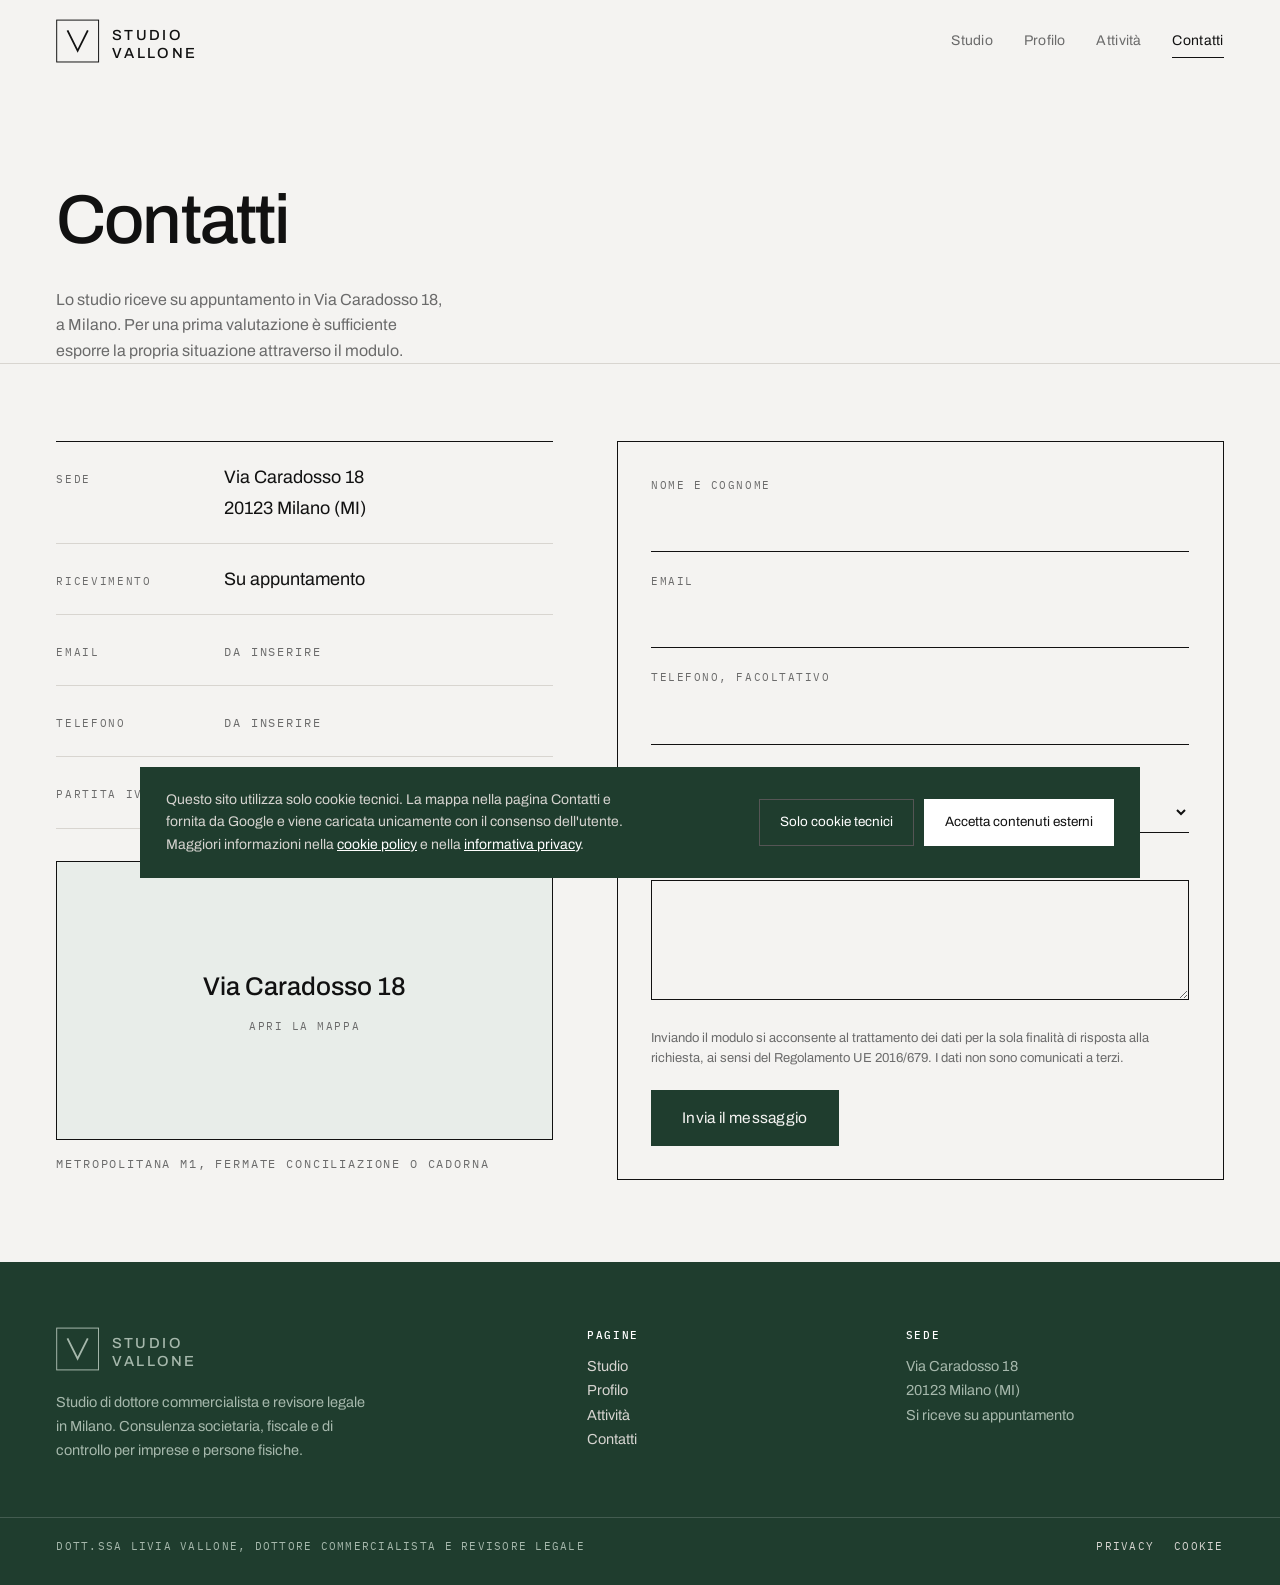
<file: contatti.html>
<!DOCTYPE html>
<html lang="it">
<head>
<meta charset="utf-8">
<meta name="viewport" content="width=device-width, initial-scale=1">
<title>Contatti, Studio Vallone</title>
<meta name="description" content="Studio Vallone, Via Caradosso 18, 20123 Milano. Si riceve su appuntamento.">
<link rel="preconnect" href="https://fonts.googleapis.com">
<link rel="preconnect" href="https://fonts.gstatic.com" crossorigin>
<link href="https://fonts.googleapis.com/css2?family=Archivo:wght@400;500;600&family=IBM+Plex+Mono:wght@400;500&display=swap" rel="stylesheet">
<style>
:root{
  --paper:#f4f3f1;
  --paper-2:#eceae6;
  --ink:#111111;
  --ink-soft:#6b6b6b;
  --line:#d8d5d0;
  --line-strong:#111111;
  --sans:"Archivo",system-ui,-apple-system,sans-serif;
  --mono:"IBM Plex Mono",ui-monospace,SFMono-Regular,Menlo,monospace;
  --gutter:clamp(22px,4.4vw,90px);
  --frame:1480px;
}
*{box-sizing:border-box}
html{scroll-behavior:smooth}
body{margin:0;background:var(--paper);color:var(--ink);font-family:var(--sans);
  font-size:clamp(15.5px,1vw,17px);line-height:1.68;-webkit-font-smoothing:antialiased}
img,svg{display:block;max-width:100%}
a{color:inherit}
.wrap{width:100%;max-width:var(--frame);margin:0 auto;padding:0 var(--gutter)}
section{padding:clamp(52px,6vw,110px) 0}

/* ---------- tipografia ---------- */
h1,h2,h3{font-weight:500;letter-spacing:-.028em;margin:0;line-height:1.02}
h1{font-size:clamp(38px,6.6vw,104px)}
.sec-title{font-size:clamp(27px,3.6vw,54px);line-height:1.06}
.lede{font-size:clamp(16px,1.28vw,21px);color:var(--ink-soft);max-width:52ch;line-height:1.6;margin:0}
.meta{font-family:var(--mono);font-size:11.5px;letter-spacing:.16em;text-transform:uppercase;color:var(--ink-soft)}
.rule{height:1px;background:var(--line-strong);margin:0}
.rule-soft{height:1px;background:var(--line)}

/* ---------- intestazione ---------- */
.site-head{position:sticky;top:0;z-index:60;background:var(--paper);border-bottom:1px solid transparent;transition:border-color .3s}
.site-head.is-stuck{border-color:var(--line-strong)}
.head-in{max-width:var(--frame);margin:0 auto;padding:18px var(--gutter);display:flex;align-items:center;justify-content:space-between;gap:24px}
.brand svg{height:clamp(38px,3.6vw,52px);width:auto}
.nav{display:flex;gap:clamp(18px,2.4vw,40px);align-items:center}
.nav a{text-decoration:none;font-size:14px;letter-spacing:.02em;color:var(--ink-soft);padding:5px 0;border-bottom:1px solid transparent;transition:color .25s,border-color .25s}
.nav a:hover{color:var(--ink);border-color:var(--ink)}
.nav a[aria-current="page"]{color:var(--ink);border-color:var(--ink)}
.nav-toggle{display:none;background:none;border:1px solid var(--line-strong);padding:9px 16px;font:inherit;font-size:13px;cursor:pointer;color:var(--ink)}

/* ---------- apertura ---------- */
.opener{padding:clamp(60px,8vw,140px) 0 clamp(36px,4vw,64px);border-bottom:1px solid var(--line-strong)}
.opener h1{max-width:19ch;margin-bottom:clamp(24px,3vw,44px)}
.opener .foot{display:grid;grid-template-columns:1fr auto;gap:24px;align-items:end}
.opener .lede{max-width:46ch}
.marks{display:flex;gap:26px;flex-wrap:wrap}
.marks span{font-family:var(--mono);font-size:11px;letter-spacing:.15em;text-transform:uppercase;color:var(--ink-soft)}
@media (max-width:820px){.opener .foot{grid-template-columns:1fr}}

/* ---------- indice numerato ---------- */
.index{border-top:1px solid var(--line-strong)}
.item{display:grid;grid-template-columns:76px minmax(0,1fr) minmax(0,1.15fr);gap:clamp(16px,3vw,52px);
  padding:clamp(24px,2.6vw,40px) 0;border-bottom:1px solid var(--line);align-items:start;
  text-decoration:none;color:inherit;position:relative;transition:padding .35s cubic-bezier(.2,.7,.3,1)}
.item:hover{padding-left:14px}
.item::before{content:"";position:absolute;left:0;top:0;bottom:0;width:0;background:var(--ink);opacity:.045;transition:width .35s cubic-bezier(.2,.7,.3,1)}
.item:hover::before{width:100%}
.item > *{position:relative}
.item .num{font-family:var(--mono);font-size:12px;letter-spacing:.1em;color:var(--ink-soft);padding-top:8px}
.item h3{font-size:clamp(21px,2.2vw,34px);letter-spacing:-.02em}
.item p{margin:0;color:var(--ink-soft);font-size:15.5px}
.item .arrow{position:absolute;right:0;top:50%;transform:translateY(-50%);font-size:20px;opacity:0;transition:opacity .3s,transform .3s}
.item:hover .arrow{opacity:1;transform:translate(6px,-50%)}
@media (max-width:820px){
  .item{grid-template-columns:44px minmax(0,1fr);gap:14px}
  .item p{grid-column:2}
  .item .arrow{display:none}
}

/* ---------- blocchi ---------- */
.split{display:grid;grid-template-columns:minmax(0,.9fr) minmax(0,1.1fr);gap:clamp(28px,5vw,88px);align-items:start}
@media (max-width:900px){.split{grid-template-columns:minmax(0,1fr)!important}}
.invert{background:var(--ink);color:var(--paper)}
.invert .lede,.invert p{color:#a8a6a2}
.invert .rule{background:#3a3a3a}
.invert .meta{color:#8c8a86}
.band{background:var(--paper-2)}

/* ---------- numeri ---------- */
.figures{display:grid;grid-template-columns:repeat(3,minmax(0,1fr));border-top:1px solid var(--line-strong)}
.figures div{padding:clamp(24px,2.6vw,40px) clamp(14px,2vw,32px) 0;border-left:1px solid var(--line)}
.figures div:first-child{border-left:0;padding-left:0}
.figures b{display:block;font-size:clamp(34px,4.6vw,72px);font-weight:500;letter-spacing:-.04em;line-height:1;margin-bottom:10px}
.figures span{font-family:var(--mono);font-size:11px;letter-spacing:.13em;text-transform:uppercase;color:var(--ink-soft)}
@media (max-width:700px){.figures{grid-template-columns:1fr}.figures div{border-left:0;padding-left:0;border-top:1px solid var(--line)}.figures div:first-child{border-top:0}}

/* ---------- testo lungo ---------- */
.prose h2{font-size:clamp(22px,2.2vw,34px);margin:44px 0 14px}
.prose p{margin:0 0 18px;color:var(--ink-soft)}
.prose ul{margin:0 0 18px;padding-left:20px;color:var(--ink-soft)}
.prose li{margin-bottom:9px}
.callout{border-top:1px solid var(--line-strong);border-bottom:1px solid var(--line-strong);padding:26px 0;margin:32px 0}
.callout b{display:block;font-family:var(--mono);font-size:11px;letter-spacing:.15em;text-transform:uppercase;margin-bottom:10px;color:var(--ink-soft)}
.callout p{margin:0;color:var(--ink)}

/* ---------- elenco credenziali ---------- */
.creds{border-top:1px solid var(--line-strong);margin-top:34px}
.cred{display:grid;grid-template-columns:minmax(0,.55fr) minmax(0,1fr);gap:clamp(14px,2.4vw,40px);padding:22px 0;border-bottom:1px solid var(--line)}
.cred b{font-weight:500;font-size:16.5px}
.cred span{color:var(--ink-soft);font-size:15px}
@media (max-width:700px){.cred{grid-template-columns:1fr;gap:4px}}

/* ---------- bottoni ---------- */
.btn{display:inline-block;text-decoration:none;background:var(--ink);color:var(--paper);border:1px solid var(--ink);
  padding:14px 30px;font-size:14.5px;letter-spacing:.02em;transition:background .25s,color .25s}
.btn:hover{background:transparent;color:var(--ink)}
.btn.ghost{background:transparent;color:var(--ink)}
.btn.ghost:hover{background:var(--ink);color:var(--paper)}
.invert .btn{background:var(--paper);color:var(--ink);border-color:var(--paper)}
.invert .btn:hover{background:transparent;color:var(--paper)}
.btn-row{display:flex;gap:12px;flex-wrap:wrap;margin-top:30px}

/* ---------- contatti ---------- */
.dl{margin:0;border-top:1px solid var(--line-strong)}
.dl div{padding:20px 0;border-bottom:1px solid var(--line);display:grid;grid-template-columns:minmax(0,.45fr) minmax(0,1fr);gap:20px;align-items:baseline}
.dl dt{font-family:var(--mono);font-size:11px;letter-spacing:.15em;text-transform:uppercase;color:var(--ink-soft)}
.dl dd{margin:0;font-size:18px}
.dl dd a{text-decoration:none;border-bottom:1px solid var(--line)}
.dl dd a:hover{border-color:var(--ink)}
@media (max-width:700px){.dl div{grid-template-columns:1fr;gap:6px}}

.form{border:1px solid var(--line-strong);padding:clamp(24px,2.6vw,42px)}
.field{margin-bottom:20px}
.field label{display:block;font-family:var(--mono);font-size:11px;letter-spacing:.14em;text-transform:uppercase;color:var(--ink-soft);margin-bottom:8px}
.field input,.field textarea,.field select{width:100%;border:0;border-bottom:1px solid var(--line-strong);background:transparent;
  padding:11px 2px;font:inherit;font-size:16px;color:var(--ink);border-radius:0}
.field select{padding-left:0}
.field input:focus,.field textarea:focus,.field select:focus{outline:none;border-bottom-width:2px}
.field textarea{min-height:120px;resize:vertical;border:1px solid var(--line-strong);padding:12px}
.privacy{font-size:13px;color:var(--ink-soft);margin:6px 0 22px;line-height:1.55}
.form button{cursor:pointer;font:inherit}

.mapframe{position:relative;aspect-ratio:16/9;border:1px solid var(--line-strong);overflow:hidden;background:var(--paper-2)}
.mapframe iframe{width:100%;height:100%;border:0}
.map-cta{position:absolute;inset:0;width:100%;display:flex;flex-direction:column;align-items:center;justify-content:center;gap:8px;
  border:0;background:var(--paper-2);cursor:pointer;font:inherit;color:var(--ink)}
.map-cta strong{font-size:clamp(19px,2vw,26px);font-weight:500}
.map-cta span{font-family:var(--mono);font-size:11px;letter-spacing:.14em;text-transform:uppercase;color:var(--ink-soft)}

/* ---------- comparsa ---------- */
.reveal{opacity:0;transform:translateY(14px);transition:opacity .7s ease,transform .7s cubic-bezier(.2,.7,.3,1)}
.reveal.in{opacity:1;transform:none}
.reveal[data-delay="1"]{transition-delay:.08s}
.reveal[data-delay="2"]{transition-delay:.16s}
.reveal[data-delay="3"]{transition-delay:.24s}

/* ---------- piè di pagina ---------- */
.site-foot{background:var(--ink);color:#8c8a86;padding:clamp(48px,5vw,80px) 0 30px;font-size:14.5px}
.foot-in{display:grid;grid-template-columns:1.4fr .8fr .9fr;gap:36px}
.site-foot a{color:#d6d4d0;text-decoration:none}
.site-foot a:hover{color:#fff;text-decoration:underline}
.site-foot strong{display:block;color:#fff;font-weight:500;font-family:var(--mono);font-size:11px;letter-spacing:.15em;text-transform:uppercase;margin-bottom:10px}
.site-foot p{margin:0 0 14px}
.foot-bot{margin-top:40px;padding-top:20px;border-top:1px solid #333;display:flex;justify-content:space-between;gap:18px;flex-wrap:wrap;font-family:var(--mono);font-size:10.5px;letter-spacing:.12em;text-transform:uppercase}
.foot-links{display:flex;gap:20px;flex-wrap:wrap}
@media (max-width:820px){.foot-in{grid-template-columns:1fr;gap:28px}}

/* ---------- banner cookie ---------- */
.cbanner{position:fixed;left:var(--gutter);right:var(--gutter);bottom:22px;z-index:200;background:var(--ink);color:#d6d4d0;
  padding:22px 26px;display:none;gap:20px;align-items:center;justify-content:space-between;flex-wrap:wrap;max-width:1000px;margin:0 auto;font-size:14px}
.cbanner.show{display:flex}
.cbanner p{margin:0;max-width:60ch;line-height:1.6}
.cbanner a{color:#fff}
.cbanner .actions{display:flex;gap:10px;flex-wrap:wrap}
.cbanner button{padding:11px 20px;font:inherit;font-size:13.5px;cursor:pointer;border:1px solid #555;background:transparent;color:#fff}
.cbanner button.primary{background:#fff;color:var(--ink);border-color:#fff}

/* ---------- responsive ---------- */
@media (max-width:900px){
  .nav{position:fixed;inset:66px 0 auto 0;background:var(--paper);flex-direction:column;align-items:flex-start;gap:0;
    padding:8px var(--gutter) 22px;border-bottom:1px solid var(--line-strong);display:none}
  .nav.open{display:flex}
  .nav a{padding:13px 0;width:100%;font-size:17px;border-bottom:0}
  .nav-toggle{display:block}
}
@media (max-width:760px){
  :root{--gutter:20px}
  section{padding:44px 0}
  .opener{padding:44px 0 30px}
  h1{font-size:clamp(32px,9vw,44px)}
  .sec-title{font-size:clamp(24px,7vw,32px)}
  .lede{font-size:16.5px}
  .form{padding:22px 18px}
  .cbanner{padding:18px;font-size:13.5px;bottom:14px}
  .cbanner .actions{width:100%}
  .cbanner button{flex:1}
}
@media (min-width:1900px){:root{--frame:1640px}}
@media (prefers-reduced-motion:reduce){*{animation:none!important;transition:none!important}.reveal{opacity:1;transform:none}}
:focus-visible{outline:2px solid var(--ink);outline-offset:3px}

/* ============================================================
   TERZO COLORE, RITRATTO, TONO PERSONALE
   ============================================================ */
:root{--green:#1f3d2e;--green-pale:#e8ede9}

.item:hover::before{background:var(--green);opacity:.05}
.item .num{transition:color .3s}
.item:hover .num{color:var(--green)}
.item .arrow{color:var(--green)}
a.meta:hover{color:var(--green)!important;border-color:var(--green)!important}
.field input:focus,.field textarea:focus,.field select:focus{border-color:var(--green)}
.btn{background:var(--green);border-color:var(--green)}
.btn:hover{background:transparent;color:var(--green)}
.btn.ghost{color:var(--green);border-color:var(--green)}
.btn.ghost:hover{background:var(--green);color:var(--paper)}
.invert{background:var(--green);color:#e9efe9}
.invert p{color:#b6c6bb}
.invert .btn{background:var(--paper);color:var(--green);border-color:var(--paper)}
.invert .btn:hover{background:transparent;color:var(--paper);border-color:var(--paper)}
.site-foot{background:var(--green)}
.site-foot{color:#a6b8ac}
.foot-bot{border-color:rgba(255,255,255,.16)}
.cbanner{background:var(--green)}
.callout{border-top-color:var(--green);border-bottom-color:var(--line)}
.callout b{color:var(--green)}
.map-cta{background:var(--green-pale)}

/* --- apertura piu leggera, con ritratto --- */
.opener{border-bottom:1px solid var(--line);padding-bottom:0}
.opener-grid{display:grid;grid-template-columns:minmax(0,1.15fr) minmax(0,.85fr);gap:clamp(28px,5vw,80px);align-items:end}
.opener h1{font-size:clamp(34px,5.4vw,80px);max-width:16ch;margin-bottom:clamp(20px,2.4vw,32px)}
.opener .lede{max-width:44ch;font-size:clamp(16px,1.2vw,19px)}
.portrait{position:relative;aspect-ratio:4/5;background:var(--green-pale);border:1px solid var(--line);display:flex;align-items:center;justify-content:center;overflow:hidden}
.portrait img{width:100%;height:100%;object-fit:cover}
.portrait .ph{font-family:var(--mono);font-size:10.5px;letter-spacing:.14em;text-transform:uppercase;color:var(--ink-soft);text-align:center;padding:0 18px}
.portrait .cap{position:absolute;left:0;right:0;bottom:0;background:var(--paper);border-top:1px solid var(--line);padding:14px 16px}
.portrait .cap b{display:block;font-weight:500;font-size:15px}
.portrait .cap span{font-family:var(--mono);font-size:10.5px;letter-spacing:.12em;text-transform:uppercase;color:var(--ink-soft)}
@media (max-width:820px){
  .opener-grid{grid-template-columns:1fr;gap:26px;align-items:start}
  .portrait{aspect-ratio:3/2;max-width:none}
}

/* --- citazione personale --- */
.quote{border-top:1px solid var(--green);border-bottom:1px solid var(--line);padding:clamp(30px,3.4vw,52px) 0}
.quote blockquote{margin:0;font-size:clamp(21px,2.6vw,38px);line-height:1.25;letter-spacing:-.02em;max-width:24ch;font-weight:500}
.quote .who{display:flex;align-items:center;gap:14px;margin-top:26px}
.quote .who .sig{height:38px;width:auto;color:var(--green)}
.quote .who span{font-family:var(--mono);font-size:11px;letter-spacing:.14em;text-transform:uppercase;color:var(--ink-soft)}

/* --- indice dinamico anche su mobile --- */
@media (max-width:820px){
  .item{grid-template-columns:38px minmax(0,1fr);gap:12px;padding:20px 0 20px 0;border-left:2px solid transparent;transition:border-color .5s ease,padding .5s ease,background .5s ease}
  .item.in{border-left-color:var(--green);padding-left:14px;background:linear-gradient(90deg,rgba(31,61,46,.05),transparent 70%)}
  .item:active{background:rgba(31,61,46,.1)}
  .item .num{color:var(--green);padding-top:5px}
  .item h3{font-size:20px}
  .item p{font-size:14.5px;margin-top:4px}
  .item .arrow{display:block;position:static;opacity:1;transform:none;grid-column:2;font-size:16px;margin-top:8px}
}

/* --- fotografia di Milano in apertura --- */
.cityshot{margin:0;overflow:hidden;border:1px solid var(--line);aspect-ratio:4/3}
.cityshot img{width:100%;height:100%;object-fit:cover;filter:grayscale(1) contrast(1.04)}
@media (max-width:820px){.cityshot{aspect-ratio:16/10}}

/* --- firma in coda al testo --- */
.signblock{display:flex;align-items:center;gap:14px;padding-top:20px;border-top:1px solid var(--line)}
.signblock .sig{height:36px;width:auto;color:var(--green);flex:0 0 auto}
.signblock span{font-family:var(--mono);font-size:10.5px;letter-spacing:.13em;text-transform:uppercase;color:var(--ink-soft)}

/* --- fotografia sfumata dentro la testata --- */
.cityshot{border:0;position:relative;overflow:visible}
.cityshot img{
  filter:grayscale(1) contrast(1.02) blur(1.6px);
  transform:scale(1.04);
  -webkit-mask-image:radial-gradient(120% 100% at 70% 40%,#000 38%,rgba(0,0,0,.55) 66%,transparent 100%);
  mask-image:radial-gradient(120% 100% at 70% 40%,#000 38%,rgba(0,0,0,.55) 66%,transparent 100%);
  opacity:.9;
}
.cityshot::after{content:"";position:absolute;inset:0;pointer-events:none;
  background:linear-gradient(90deg,var(--paper) 0%,rgba(244,243,241,.35) 26%,rgba(244,243,241,0) 58%),
             linear-gradient(180deg,rgba(244,243,241,.5),rgba(244,243,241,0) 42%,var(--paper) 100%)}
@media (max-width:820px){
  .cityshot img{-webkit-mask-image:radial-gradient(120% 110% at 50% 45%,#000 40%,transparent 100%);mask-image:radial-gradient(120% 110% at 50% 45%,#000 40%,transparent 100%)}
  .cityshot::after{background:linear-gradient(180deg,rgba(244,243,241,.45),rgba(244,243,241,0) 40%,var(--paper) 100%)}
}

/* --- firma con nome in corsivo --- */
.signblock{gap:12px;flex-wrap:wrap}
.signblock .signname{font-family:Georgia,"Times New Roman",serif;font-style:italic;font-size:19px;letter-spacing:0;text-transform:none;color:var(--green)}
.signblock .signrole{font-family:var(--mono);font-size:10.5px;letter-spacing:.13em;text-transform:uppercase;color:var(--ink-soft);border-left:1px solid var(--line);padding-left:12px}

/* --- verde nell'indice --- */
.index{border-top-color:var(--green)}
.item{border-bottom-color:var(--line);border-left:2px solid transparent;transition:border-color .35s,padding .35s cubic-bezier(.2,.7,.3,1)}
.item:hover{border-left-color:var(--green)}
.item:hover h3{color:var(--green)}
.item h3{transition:color .3s}
.item:last-child{border-bottom-color:var(--green)}

</style>
</head>
<body>

<header class="site-head">
  <div class="head-in">
    <a class="brand" href="index.html" aria-label="Studio Vallone, home">
      <svg viewBox="0 0 260 66" role="img" aria-label="Studio Vallone">
        <rect x="1" y="3" width="60" height="60" fill="none" stroke="currentColor" stroke-width="1.4"/>
        <path d="M17 19 L31 47 L45 19" fill="none" stroke="currentColor" stroke-width="2.6" stroke-linecap="square"/>
        <text x="80" y="32" font-family="Archivo,sans-serif" font-size="21" font-weight="500" letter-spacing="3.4" fill="currentColor">STUDIO</text>
        <text x="80" y="57" font-family="Archivo,sans-serif" font-size="21" font-weight="500" letter-spacing="3.4" fill="currentColor">VALLONE</text>
      </svg>
    </a>
    <button class="nav-toggle" aria-expanded="false" aria-controls="nav">Indice</button>
    <nav class="nav" id="nav">
      <a href="index.html">Studio</a>
      <a href="profilo.html">Profilo</a>
      <a href="attivita.html">Attività</a>
      <a href="contatti.html" aria-current="page">Contatti</a>
    </nav>
  </div>
</header>

<main>

  <section class="opener">
    <div class="wrap">
      <h1>Contatti</h1>
      <div class="foot">
        <p class="lede">Lo studio riceve su appuntamento in Via Caradosso 18, a Milano. Per una prima valutazione è sufficiente esporre la propria situazione attraverso il modulo.</p>
      </div>
    </div>
  </section>

  <section>
    <div class="wrap split">
      <div class="reveal">
        <dl class="dl">
          <div>
            <dt>Sede</dt>
            <dd>Via Caradosso 18<br>20123 Milano (MI)</dd>
          </div>
          <div>
            <dt>Ricevimento</dt>
            <dd>Su appuntamento</dd>
          </div>
          <div>
            <dt>Email</dt>
            <dd><span class="meta">da inserire</span></dd>
          </div>
          <div>
            <dt>Telefono</dt>
            <dd><span class="meta">da inserire</span></dd>
          </div>
          <div>
            <dt>Partita IVA</dt>
            <dd><span class="meta">da inserire</span></dd>
          </div>
        </dl>
        <div class="mapframe" style="margin-top:32px">
          <button class="map-cta" type="button" data-src="https://www.google.com/maps?q=Via%20Caradosso%2018%2C%2020123%20Milano&output=embed">
            <strong>Via Caradosso 18</strong>
            <span>Apri la mappa</span>
          </button>
        </div>
        <p class="meta" style="margin-top:14px">Metropolitana M1, fermate Conciliazione o Cadorna</p>
      </div>

      <form class="form reveal" data-delay="1" action="https://formsubmit.co/EMAIL_DA_INSERIRE" method="POST">
        <input type="hidden" name="_subject" value="Nuovo messaggio dal sito Studio Vallone">
        <input type="hidden" name="_captcha" value="true">
        <input type="hidden" name="_template" value="table">
        <input type="text" name="_honey" style="display:none">
        <div class="field"><label for="nome">Nome e cognome</label><input id="nome" name="Nome" type="text" required autocomplete="name"></div>
        <div class="field"><label for="email">Email</label><input id="email" name="Email" type="email" required autocomplete="email"></div>
        <div class="field"><label for="tel">Telefono, facoltativo</label><input id="tel" name="Telefono" type="tel" autocomplete="tel"></div>
        <div class="field"><label for="area">Area di interesse</label>
          <select id="area" name="Area">
            <option>Consulenza societaria</option>
            <option>Fiscalità d&rsquo;impresa e delle persone</option>
            <option>Revisione legale e organi di controllo</option>
            <option>Governance e sistemi di controllo</option>
            <option>Bilancio e informativa</option>
            <option>Altro</option>
          </select>
        </div>
        <div class="field"><label for="msg">Messaggio</label><textarea id="msg" name="Messaggio" required></textarea></div>
        <p class="privacy">Inviando il modulo si acconsente al trattamento dei dati per la sola finalità di risposta alla richiesta, ai sensi del Regolamento UE 2016/679. I dati non sono comunicati a terzi.</p>
        <button class="btn" type="submit">Invia il messaggio</button>
      </form>
    </div>
  </section>
</main>

<footer class="site-foot">
  <div class="wrap foot-in">
    <div>
      <svg viewBox="0 0 260 66" style="height:46px;width:auto" role="img" aria-label="Studio Vallone">
        <rect x="1" y="3" width="60" height="60" fill="none" stroke="currentColor" stroke-width="1.4"/>
        <path d="M17 19 L31 47 L45 19" fill="none" stroke="currentColor" stroke-width="2.6" stroke-linecap="square"/>
        <text x="80" y="32" font-family="Archivo,sans-serif" font-size="21" font-weight="500" letter-spacing="3.4" fill="currentColor">STUDIO</text>
        <text x="80" y="57" font-family="Archivo,sans-serif" font-size="21" font-weight="500" letter-spacing="3.4" fill="currentColor">VALLONE</text>
      </svg>
      <p style="margin-top:18px;max-width:40ch">Studio di dottore commercialista e revisore legale in Milano. Consulenza societaria, fiscale e di controllo per imprese e persone fisiche.</p>
    </div>
    <div>
      <strong>Pagine</strong>
      <p><a href="index.html">Studio</a><br>
      <a href="profilo.html">Profilo</a><br>
      <a href="attivita.html">Attività</a><br>
      <a href="contatti.html">Contatti</a></p>
    </div>
    <div>
      <strong>Sede</strong>
      <p>Via Caradosso 18<br>20123 Milano (MI)<br>
      Si riceve su appuntamento</p>
    </div>
  </div>
  <div class="wrap foot-bot">
    <span>Dott.ssa Livia Vallone, dottore commercialista e revisore legale</span>
    <span class="foot-links">
      <a href="privacy.html">Privacy</a>
      <a href="cookie.html">Cookie</a>
    </span>
  </div>
</footer>

<script>
/* Studio Vallone, interazioni */
document.addEventListener('DOMContentLoaded', function () {

  var toggle = document.querySelector('.nav-toggle');
  var nav = document.querySelector('.nav');
  if (toggle && nav) {
    toggle.addEventListener('click', function () {
      var open = nav.classList.toggle('open');
      toggle.setAttribute('aria-expanded', open ? 'true' : 'false');
      toggle.textContent = open ? 'Chiudi' : 'Indice';
    });
  }

  var head = document.querySelector('.site-head');
  if (head) {
    var onScroll = function () { head.classList.toggle('is-stuck', window.scrollY > 6); };
    onScroll();
    window.addEventListener('scroll', onScroll, { passive: true });
  }

  var io = new IntersectionObserver(function (es) {
    es.forEach(function (e) {
      if (!e.isIntersecting) return;
      e.target.classList.add('in');
      io.unobserve(e.target);
    });
  }, { threshold: 0.18, rootMargin: '0px 0px -40px 0px' });
  document.querySelectorAll('.reveal, .item').forEach(function (el) { io.observe(el); });

  document.querySelectorAll('a.mailto').forEach(function (a) {
    var ind = a.dataset.u + String.fromCharCode(64) + a.dataset.d;
    a.href = 'mail' + 'to:' + ind;
    a.textContent = ind;
  });

  var consenso = null;
  try { consenso = localStorage.getItem('sv-consenso'); } catch (e) { consenso = null; }
  if (!consenso) {
    var b = document.createElement('div');
    b.className = 'cbanner show';
    b.innerHTML = '<p>Questo sito utilizza solo cookie tecnici. La mappa nella pagina Contatti e fornita da Google e viene caricata unicamente con il consenso dell\'utente. Maggiori informazioni nella <a href="cookie.html">cookie policy</a> e nella <a href="privacy.html">informativa privacy</a>.</p>' +
      '<span class="actions"><button type="button" class="solo">Solo cookie tecnici</button><button type="button" class="primary tutti">Accetta contenuti esterni</button></span>';
    document.body.appendChild(b);
    b.addEventListener('click', function (ev) {
      var scelta = ev.target.classList.contains('tutti') ? 'tutti' : (ev.target.classList.contains('solo') ? 'solo' : null);
      if (!scelta) return;
      try { localStorage.setItem('sv-consenso', scelta); } catch (e) {}
      b.classList.remove('show');
      if (scelta === 'tutti' && window.svApriMappa) window.svApriMappa();
    });
  }

  var mapBtn = document.querySelector('.map-cta');
  if (mapBtn) {
    var apri = function () {
      var holder = mapBtn.parentElement;
      if (!holder || holder.querySelector('iframe')) return;
      var f = document.createElement('iframe');
      f.loading = 'lazy';
      f.title = 'Mappa, Via Caradosso 18, Milano';
      f.referrerPolicy = 'no-referrer-when-downgrade';
      f.src = mapBtn.dataset.src;
      holder.appendChild(f);
      mapBtn.remove();
    };
    mapBtn.addEventListener('click', apri);
    window.svApriMappa = apri;
    if (consenso === 'tutti') apri();
  }
});

</script>
</body>
</html>
</file>
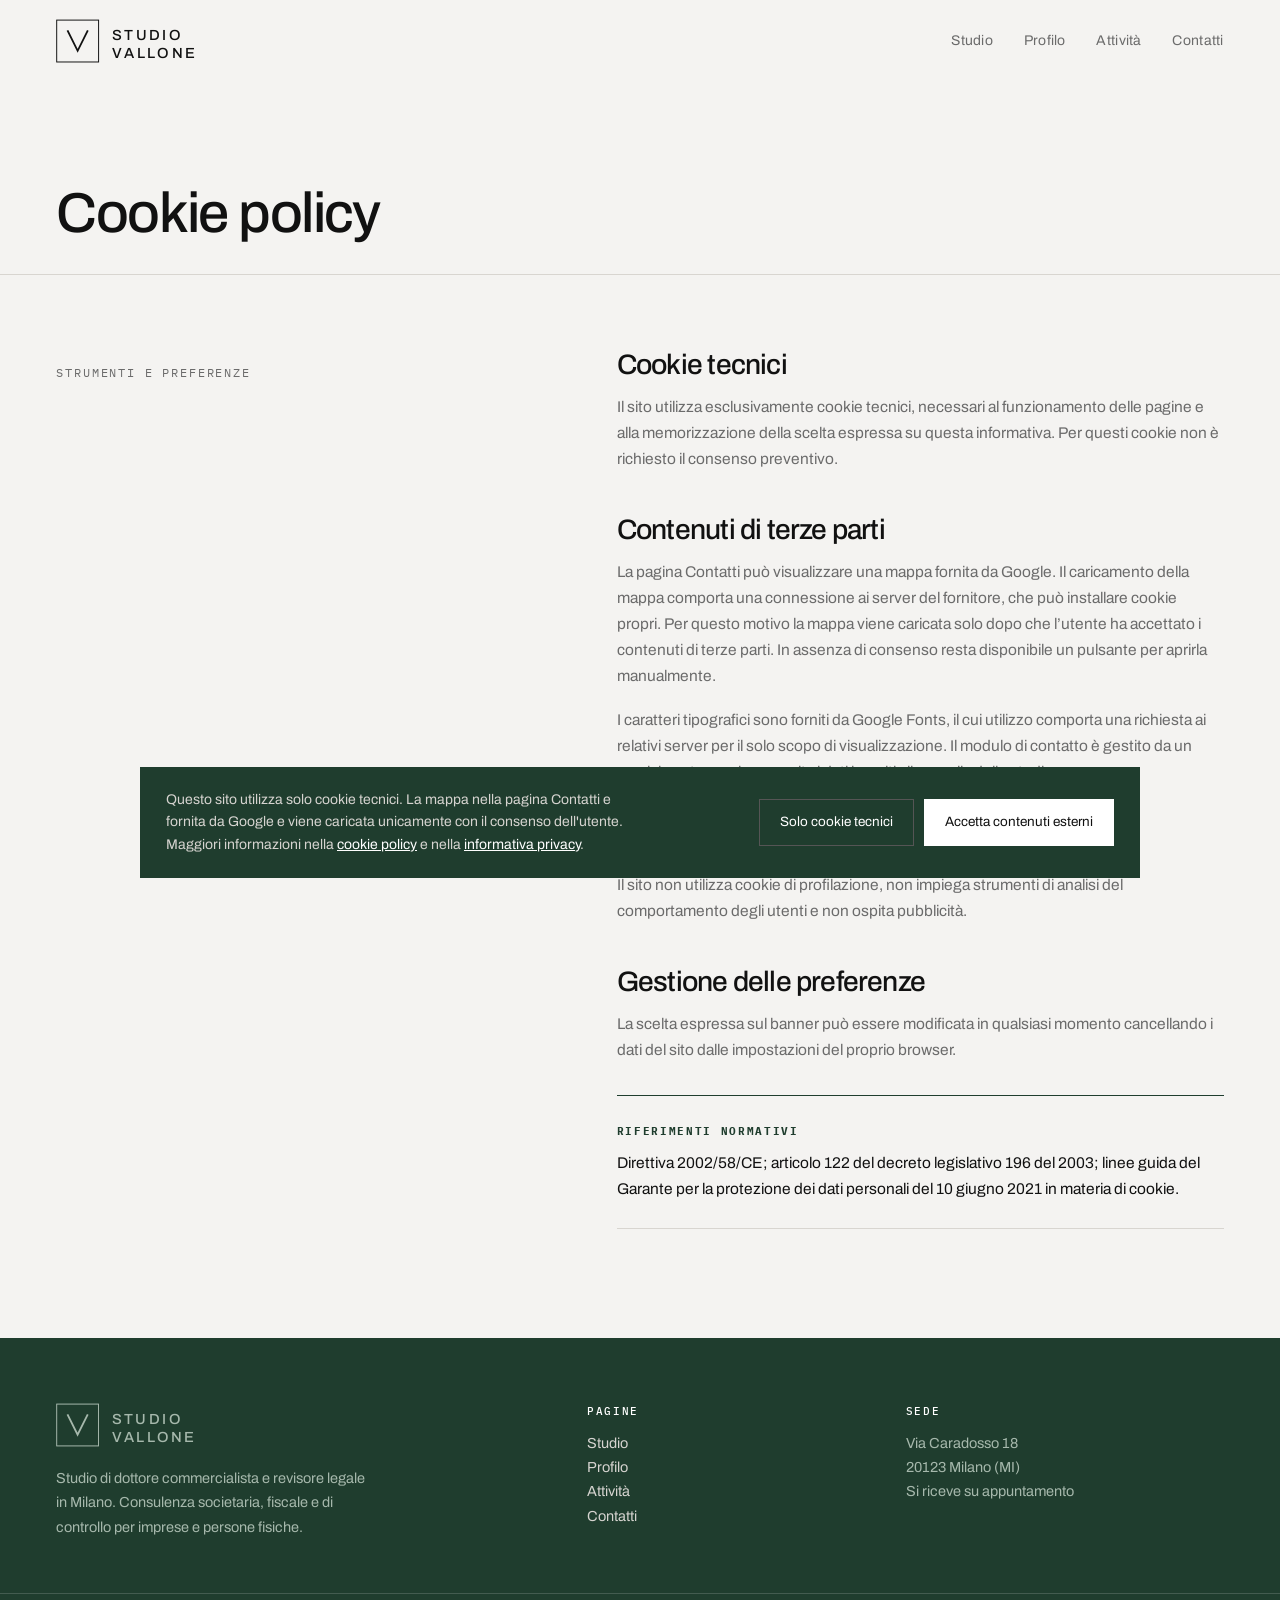
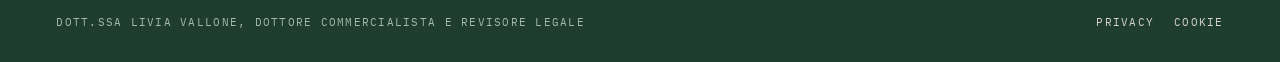
<file: cookie.html>
<!DOCTYPE html>
<html lang="it">
<head>
<meta charset="utf-8">
<meta name="viewport" content="width=device-width, initial-scale=1">
<title>Cookie policy, Studio Vallone</title>
<meta name="description" content="Informativa sui cookie e sugli strumenti di terze parti utilizzati dal sito.">
<link rel="preconnect" href="https://fonts.googleapis.com">
<link rel="preconnect" href="https://fonts.gstatic.com" crossorigin>
<link href="https://fonts.googleapis.com/css2?family=Archivo:wght@400;500;600&family=IBM+Plex+Mono:wght@400;500&display=swap" rel="stylesheet">
<style>
:root{
  --paper:#f4f3f1;
  --paper-2:#eceae6;
  --ink:#111111;
  --ink-soft:#6b6b6b;
  --line:#d8d5d0;
  --line-strong:#111111;
  --sans:"Archivo",system-ui,-apple-system,sans-serif;
  --mono:"IBM Plex Mono",ui-monospace,SFMono-Regular,Menlo,monospace;
  --gutter:clamp(22px,4.4vw,90px);
  --frame:1480px;
}
*{box-sizing:border-box}
html{scroll-behavior:smooth}
body{margin:0;background:var(--paper);color:var(--ink);font-family:var(--sans);
  font-size:clamp(15.5px,1vw,17px);line-height:1.68;-webkit-font-smoothing:antialiased}
img,svg{display:block;max-width:100%}
a{color:inherit}
.wrap{width:100%;max-width:var(--frame);margin:0 auto;padding:0 var(--gutter)}
section{padding:clamp(52px,6vw,110px) 0}

/* ---------- tipografia ---------- */
h1,h2,h3{font-weight:500;letter-spacing:-.028em;margin:0;line-height:1.02}
h1{font-size:clamp(38px,6.6vw,104px)}
.sec-title{font-size:clamp(27px,3.6vw,54px);line-height:1.06}
.lede{font-size:clamp(16px,1.28vw,21px);color:var(--ink-soft);max-width:52ch;line-height:1.6;margin:0}
.meta{font-family:var(--mono);font-size:11.5px;letter-spacing:.16em;text-transform:uppercase;color:var(--ink-soft)}
.rule{height:1px;background:var(--line-strong);margin:0}
.rule-soft{height:1px;background:var(--line)}

/* ---------- intestazione ---------- */
.site-head{position:sticky;top:0;z-index:60;background:var(--paper);border-bottom:1px solid transparent;transition:border-color .3s}
.site-head.is-stuck{border-color:var(--line-strong)}
.head-in{max-width:var(--frame);margin:0 auto;padding:18px var(--gutter);display:flex;align-items:center;justify-content:space-between;gap:24px}
.brand svg{height:clamp(38px,3.6vw,52px);width:auto}
.nav{display:flex;gap:clamp(18px,2.4vw,40px);align-items:center}
.nav a{text-decoration:none;font-size:14px;letter-spacing:.02em;color:var(--ink-soft);padding:5px 0;border-bottom:1px solid transparent;transition:color .25s,border-color .25s}
.nav a:hover{color:var(--ink);border-color:var(--ink)}
.nav a[aria-current="page"]{color:var(--ink);border-color:var(--ink)}
.nav-toggle{display:none;background:none;border:1px solid var(--line-strong);padding:9px 16px;font:inherit;font-size:13px;cursor:pointer;color:var(--ink)}

/* ---------- apertura ---------- */
.opener{padding:clamp(60px,8vw,140px) 0 clamp(36px,4vw,64px);border-bottom:1px solid var(--line-strong)}
.opener h1{max-width:19ch;margin-bottom:clamp(24px,3vw,44px)}
.opener .foot{display:grid;grid-template-columns:1fr auto;gap:24px;align-items:end}
.opener .lede{max-width:46ch}
.marks{display:flex;gap:26px;flex-wrap:wrap}
.marks span{font-family:var(--mono);font-size:11px;letter-spacing:.15em;text-transform:uppercase;color:var(--ink-soft)}
@media (max-width:820px){.opener .foot{grid-template-columns:1fr}}

/* ---------- indice numerato ---------- */
.index{border-top:1px solid var(--line-strong)}
.item{display:grid;grid-template-columns:76px minmax(0,1fr) minmax(0,1.15fr);gap:clamp(16px,3vw,52px);
  padding:clamp(24px,2.6vw,40px) 0;border-bottom:1px solid var(--line);align-items:start;
  text-decoration:none;color:inherit;position:relative;transition:padding .35s cubic-bezier(.2,.7,.3,1)}
.item:hover{padding-left:14px}
.item::before{content:"";position:absolute;left:0;top:0;bottom:0;width:0;background:var(--ink);opacity:.045;transition:width .35s cubic-bezier(.2,.7,.3,1)}
.item:hover::before{width:100%}
.item > *{position:relative}
.item .num{font-family:var(--mono);font-size:12px;letter-spacing:.1em;color:var(--ink-soft);padding-top:8px}
.item h3{font-size:clamp(21px,2.2vw,34px);letter-spacing:-.02em}
.item p{margin:0;color:var(--ink-soft);font-size:15.5px}
.item .arrow{position:absolute;right:0;top:50%;transform:translateY(-50%);font-size:20px;opacity:0;transition:opacity .3s,transform .3s}
.item:hover .arrow{opacity:1;transform:translate(6px,-50%)}
@media (max-width:820px){
  .item{grid-template-columns:44px minmax(0,1fr);gap:14px}
  .item p{grid-column:2}
  .item .arrow{display:none}
}

/* ---------- blocchi ---------- */
.split{display:grid;grid-template-columns:minmax(0,.9fr) minmax(0,1.1fr);gap:clamp(28px,5vw,88px);align-items:start}
@media (max-width:900px){.split{grid-template-columns:minmax(0,1fr)!important}}
.invert{background:var(--ink);color:var(--paper)}
.invert .lede,.invert p{color:#a8a6a2}
.invert .rule{background:#3a3a3a}
.invert .meta{color:#8c8a86}
.band{background:var(--paper-2)}

/* ---------- numeri ---------- */
.figures{display:grid;grid-template-columns:repeat(3,minmax(0,1fr));border-top:1px solid var(--line-strong)}
.figures div{padding:clamp(24px,2.6vw,40px) clamp(14px,2vw,32px) 0;border-left:1px solid var(--line)}
.figures div:first-child{border-left:0;padding-left:0}
.figures b{display:block;font-size:clamp(34px,4.6vw,72px);font-weight:500;letter-spacing:-.04em;line-height:1;margin-bottom:10px}
.figures span{font-family:var(--mono);font-size:11px;letter-spacing:.13em;text-transform:uppercase;color:var(--ink-soft)}
@media (max-width:700px){.figures{grid-template-columns:1fr}.figures div{border-left:0;padding-left:0;border-top:1px solid var(--line)}.figures div:first-child{border-top:0}}

/* ---------- testo lungo ---------- */
.prose h2{font-size:clamp(22px,2.2vw,34px);margin:44px 0 14px}
.prose p{margin:0 0 18px;color:var(--ink-soft)}
.prose ul{margin:0 0 18px;padding-left:20px;color:var(--ink-soft)}
.prose li{margin-bottom:9px}
.callout{border-top:1px solid var(--line-strong);border-bottom:1px solid var(--line-strong);padding:26px 0;margin:32px 0}
.callout b{display:block;font-family:var(--mono);font-size:11px;letter-spacing:.15em;text-transform:uppercase;margin-bottom:10px;color:var(--ink-soft)}
.callout p{margin:0;color:var(--ink)}

/* ---------- elenco credenziali ---------- */
.creds{border-top:1px solid var(--line-strong);margin-top:34px}
.cred{display:grid;grid-template-columns:minmax(0,.55fr) minmax(0,1fr);gap:clamp(14px,2.4vw,40px);padding:22px 0;border-bottom:1px solid var(--line)}
.cred b{font-weight:500;font-size:16.5px}
.cred span{color:var(--ink-soft);font-size:15px}
@media (max-width:700px){.cred{grid-template-columns:1fr;gap:4px}}

/* ---------- bottoni ---------- */
.btn{display:inline-block;text-decoration:none;background:var(--ink);color:var(--paper);border:1px solid var(--ink);
  padding:14px 30px;font-size:14.5px;letter-spacing:.02em;transition:background .25s,color .25s}
.btn:hover{background:transparent;color:var(--ink)}
.btn.ghost{background:transparent;color:var(--ink)}
.btn.ghost:hover{background:var(--ink);color:var(--paper)}
.invert .btn{background:var(--paper);color:var(--ink);border-color:var(--paper)}
.invert .btn:hover{background:transparent;color:var(--paper)}
.btn-row{display:flex;gap:12px;flex-wrap:wrap;margin-top:30px}

/* ---------- contatti ---------- */
.dl{margin:0;border-top:1px solid var(--line-strong)}
.dl div{padding:20px 0;border-bottom:1px solid var(--line);display:grid;grid-template-columns:minmax(0,.45fr) minmax(0,1fr);gap:20px;align-items:baseline}
.dl dt{font-family:var(--mono);font-size:11px;letter-spacing:.15em;text-transform:uppercase;color:var(--ink-soft)}
.dl dd{margin:0;font-size:18px}
.dl dd a{text-decoration:none;border-bottom:1px solid var(--line)}
.dl dd a:hover{border-color:var(--ink)}
@media (max-width:700px){.dl div{grid-template-columns:1fr;gap:6px}}

.form{border:1px solid var(--line-strong);padding:clamp(24px,2.6vw,42px)}
.field{margin-bottom:20px}
.field label{display:block;font-family:var(--mono);font-size:11px;letter-spacing:.14em;text-transform:uppercase;color:var(--ink-soft);margin-bottom:8px}
.field input,.field textarea,.field select{width:100%;border:0;border-bottom:1px solid var(--line-strong);background:transparent;
  padding:11px 2px;font:inherit;font-size:16px;color:var(--ink);border-radius:0}
.field select{padding-left:0}
.field input:focus,.field textarea:focus,.field select:focus{outline:none;border-bottom-width:2px}
.field textarea{min-height:120px;resize:vertical;border:1px solid var(--line-strong);padding:12px}
.privacy{font-size:13px;color:var(--ink-soft);margin:6px 0 22px;line-height:1.55}
.form button{cursor:pointer;font:inherit}

.mapframe{position:relative;aspect-ratio:16/9;border:1px solid var(--line-strong);overflow:hidden;background:var(--paper-2)}
.mapframe iframe{width:100%;height:100%;border:0}
.map-cta{position:absolute;inset:0;width:100%;display:flex;flex-direction:column;align-items:center;justify-content:center;gap:8px;
  border:0;background:var(--paper-2);cursor:pointer;font:inherit;color:var(--ink)}
.map-cta strong{font-size:clamp(19px,2vw,26px);font-weight:500}
.map-cta span{font-family:var(--mono);font-size:11px;letter-spacing:.14em;text-transform:uppercase;color:var(--ink-soft)}

/* ---------- comparsa ---------- */
.reveal{opacity:0;transform:translateY(14px);transition:opacity .7s ease,transform .7s cubic-bezier(.2,.7,.3,1)}
.reveal.in{opacity:1;transform:none}
.reveal[data-delay="1"]{transition-delay:.08s}
.reveal[data-delay="2"]{transition-delay:.16s}
.reveal[data-delay="3"]{transition-delay:.24s}

/* ---------- piè di pagina ---------- */
.site-foot{background:var(--ink);color:#8c8a86;padding:clamp(48px,5vw,80px) 0 30px;font-size:14.5px}
.foot-in{display:grid;grid-template-columns:1.4fr .8fr .9fr;gap:36px}
.site-foot a{color:#d6d4d0;text-decoration:none}
.site-foot a:hover{color:#fff;text-decoration:underline}
.site-foot strong{display:block;color:#fff;font-weight:500;font-family:var(--mono);font-size:11px;letter-spacing:.15em;text-transform:uppercase;margin-bottom:10px}
.site-foot p{margin:0 0 14px}
.foot-bot{margin-top:40px;padding-top:20px;border-top:1px solid #333;display:flex;justify-content:space-between;gap:18px;flex-wrap:wrap;font-family:var(--mono);font-size:10.5px;letter-spacing:.12em;text-transform:uppercase}
.foot-links{display:flex;gap:20px;flex-wrap:wrap}
@media (max-width:820px){.foot-in{grid-template-columns:1fr;gap:28px}}

/* ---------- banner cookie ---------- */
.cbanner{position:fixed;left:var(--gutter);right:var(--gutter);bottom:22px;z-index:200;background:var(--ink);color:#d6d4d0;
  padding:22px 26px;display:none;gap:20px;align-items:center;justify-content:space-between;flex-wrap:wrap;max-width:1000px;margin:0 auto;font-size:14px}
.cbanner.show{display:flex}
.cbanner p{margin:0;max-width:60ch;line-height:1.6}
.cbanner a{color:#fff}
.cbanner .actions{display:flex;gap:10px;flex-wrap:wrap}
.cbanner button{padding:11px 20px;font:inherit;font-size:13.5px;cursor:pointer;border:1px solid #555;background:transparent;color:#fff}
.cbanner button.primary{background:#fff;color:var(--ink);border-color:#fff}

/* ---------- responsive ---------- */
@media (max-width:900px){
  .nav{position:fixed;inset:66px 0 auto 0;background:var(--paper);flex-direction:column;align-items:flex-start;gap:0;
    padding:8px var(--gutter) 22px;border-bottom:1px solid var(--line-strong);display:none}
  .nav.open{display:flex}
  .nav a{padding:13px 0;width:100%;font-size:17px;border-bottom:0}
  .nav-toggle{display:block}
}
@media (max-width:760px){
  :root{--gutter:20px}
  section{padding:44px 0}
  .opener{padding:44px 0 30px}
  h1{font-size:clamp(32px,9vw,44px)}
  .sec-title{font-size:clamp(24px,7vw,32px)}
  .lede{font-size:16.5px}
  .form{padding:22px 18px}
  .cbanner{padding:18px;font-size:13.5px;bottom:14px}
  .cbanner .actions{width:100%}
  .cbanner button{flex:1}
}
@media (min-width:1900px){:root{--frame:1640px}}
@media (prefers-reduced-motion:reduce){*{animation:none!important;transition:none!important}.reveal{opacity:1;transform:none}}
:focus-visible{outline:2px solid var(--ink);outline-offset:3px}

/* ============================================================
   TERZO COLORE, RITRATTO, TONO PERSONALE
   ============================================================ */
:root{--green:#1f3d2e;--green-pale:#e8ede9}

.item:hover::before{background:var(--green);opacity:.05}
.item .num{transition:color .3s}
.item:hover .num{color:var(--green)}
.item .arrow{color:var(--green)}
a.meta:hover{color:var(--green)!important;border-color:var(--green)!important}
.field input:focus,.field textarea:focus,.field select:focus{border-color:var(--green)}
.btn{background:var(--green);border-color:var(--green)}
.btn:hover{background:transparent;color:var(--green)}
.btn.ghost{color:var(--green);border-color:var(--green)}
.btn.ghost:hover{background:var(--green);color:var(--paper)}
.invert{background:var(--green);color:#e9efe9}
.invert p{color:#b6c6bb}
.invert .btn{background:var(--paper);color:var(--green);border-color:var(--paper)}
.invert .btn:hover{background:transparent;color:var(--paper);border-color:var(--paper)}
.site-foot{background:var(--green)}
.site-foot{color:#a6b8ac}
.foot-bot{border-color:rgba(255,255,255,.16)}
.cbanner{background:var(--green)}
.callout{border-top-color:var(--green);border-bottom-color:var(--line)}
.callout b{color:var(--green)}
.map-cta{background:var(--green-pale)}

/* --- apertura piu leggera, con ritratto --- */
.opener{border-bottom:1px solid var(--line);padding-bottom:0}
.opener-grid{display:grid;grid-template-columns:minmax(0,1.15fr) minmax(0,.85fr);gap:clamp(28px,5vw,80px);align-items:end}
.opener h1{font-size:clamp(34px,5.4vw,80px);max-width:16ch;margin-bottom:clamp(20px,2.4vw,32px)}
.opener .lede{max-width:44ch;font-size:clamp(16px,1.2vw,19px)}
.portrait{position:relative;aspect-ratio:4/5;background:var(--green-pale);border:1px solid var(--line);display:flex;align-items:center;justify-content:center;overflow:hidden}
.portrait img{width:100%;height:100%;object-fit:cover}
.portrait .ph{font-family:var(--mono);font-size:10.5px;letter-spacing:.14em;text-transform:uppercase;color:var(--ink-soft);text-align:center;padding:0 18px}
.portrait .cap{position:absolute;left:0;right:0;bottom:0;background:var(--paper);border-top:1px solid var(--line);padding:14px 16px}
.portrait .cap b{display:block;font-weight:500;font-size:15px}
.portrait .cap span{font-family:var(--mono);font-size:10.5px;letter-spacing:.12em;text-transform:uppercase;color:var(--ink-soft)}
@media (max-width:820px){
  .opener-grid{grid-template-columns:1fr;gap:26px;align-items:start}
  .portrait{aspect-ratio:3/2;max-width:none}
}

/* --- citazione personale --- */
.quote{border-top:1px solid var(--green);border-bottom:1px solid var(--line);padding:clamp(30px,3.4vw,52px) 0}
.quote blockquote{margin:0;font-size:clamp(21px,2.6vw,38px);line-height:1.25;letter-spacing:-.02em;max-width:24ch;font-weight:500}
.quote .who{display:flex;align-items:center;gap:14px;margin-top:26px}
.quote .who .sig{height:38px;width:auto;color:var(--green)}
.quote .who span{font-family:var(--mono);font-size:11px;letter-spacing:.14em;text-transform:uppercase;color:var(--ink-soft)}

/* --- indice dinamico anche su mobile --- */
@media (max-width:820px){
  .item{grid-template-columns:38px minmax(0,1fr);gap:12px;padding:20px 0 20px 0;border-left:2px solid transparent;transition:border-color .5s ease,padding .5s ease,background .5s ease}
  .item.in{border-left-color:var(--green);padding-left:14px;background:linear-gradient(90deg,rgba(31,61,46,.05),transparent 70%)}
  .item:active{background:rgba(31,61,46,.1)}
  .item .num{color:var(--green);padding-top:5px}
  .item h3{font-size:20px}
  .item p{font-size:14.5px;margin-top:4px}
  .item .arrow{display:block;position:static;opacity:1;transform:none;grid-column:2;font-size:16px;margin-top:8px}
}

/* --- fotografia di Milano in apertura --- */
.cityshot{margin:0;overflow:hidden;border:1px solid var(--line);aspect-ratio:4/3}
.cityshot img{width:100%;height:100%;object-fit:cover;filter:grayscale(1) contrast(1.04)}
@media (max-width:820px){.cityshot{aspect-ratio:16/10}}

/* --- firma in coda al testo --- */
.signblock{display:flex;align-items:center;gap:14px;padding-top:20px;border-top:1px solid var(--line)}
.signblock .sig{height:36px;width:auto;color:var(--green);flex:0 0 auto}
.signblock span{font-family:var(--mono);font-size:10.5px;letter-spacing:.13em;text-transform:uppercase;color:var(--ink-soft)}

/* --- fotografia sfumata dentro la testata --- */
.cityshot{border:0;position:relative;overflow:visible}
.cityshot img{
  filter:grayscale(1) contrast(1.02) blur(1.6px);
  transform:scale(1.04);
  -webkit-mask-image:radial-gradient(120% 100% at 70% 40%,#000 38%,rgba(0,0,0,.55) 66%,transparent 100%);
  mask-image:radial-gradient(120% 100% at 70% 40%,#000 38%,rgba(0,0,0,.55) 66%,transparent 100%);
  opacity:.9;
}
.cityshot::after{content:"";position:absolute;inset:0;pointer-events:none;
  background:linear-gradient(90deg,var(--paper) 0%,rgba(244,243,241,.35) 26%,rgba(244,243,241,0) 58%),
             linear-gradient(180deg,rgba(244,243,241,.5),rgba(244,243,241,0) 42%,var(--paper) 100%)}
@media (max-width:820px){
  .cityshot img{-webkit-mask-image:radial-gradient(120% 110% at 50% 45%,#000 40%,transparent 100%);mask-image:radial-gradient(120% 110% at 50% 45%,#000 40%,transparent 100%)}
  .cityshot::after{background:linear-gradient(180deg,rgba(244,243,241,.45),rgba(244,243,241,0) 40%,var(--paper) 100%)}
}

/* --- firma con nome in corsivo --- */
.signblock{gap:12px;flex-wrap:wrap}
.signblock .signname{font-family:Georgia,"Times New Roman",serif;font-style:italic;font-size:19px;letter-spacing:0;text-transform:none;color:var(--green)}
.signblock .signrole{font-family:var(--mono);font-size:10.5px;letter-spacing:.13em;text-transform:uppercase;color:var(--ink-soft);border-left:1px solid var(--line);padding-left:12px}

/* --- verde nell'indice --- */
.index{border-top-color:var(--green)}
.item{border-bottom-color:var(--line);border-left:2px solid transparent;transition:border-color .35s,padding .35s cubic-bezier(.2,.7,.3,1)}
.item:hover{border-left-color:var(--green)}
.item:hover h3{color:var(--green)}
.item h3{transition:color .3s}
.item:last-child{border-bottom-color:var(--green)}

</style>
</head>
<body>

<header class="site-head">
  <div class="head-in">
    <a class="brand" href="index.html" aria-label="Studio Vallone, home">
      <svg viewBox="0 0 260 66" role="img" aria-label="Studio Vallone">
        <rect x="1" y="3" width="60" height="60" fill="none" stroke="currentColor" stroke-width="1.4"/>
        <path d="M17 19 L31 47 L45 19" fill="none" stroke="currentColor" stroke-width="2.6" stroke-linecap="square"/>
        <text x="80" y="32" font-family="Archivo,sans-serif" font-size="21" font-weight="500" letter-spacing="3.4" fill="currentColor">STUDIO</text>
        <text x="80" y="57" font-family="Archivo,sans-serif" font-size="21" font-weight="500" letter-spacing="3.4" fill="currentColor">VALLONE</text>
      </svg>
    </a>
    <button class="nav-toggle" aria-expanded="false" aria-controls="nav">Indice</button>
    <nav class="nav" id="nav">
      <a href="index.html">Studio</a>
      <a href="profilo.html">Profilo</a>
      <a href="attivita.html">Attività</a>
      <a href="contatti.html">Contatti</a>
    </nav>
  </div>
</header>

<main>

  <section class="opener">
    <div class="wrap"><h1 style="font-size:clamp(32px,4.4vw,64px)">Cookie policy</h1></div>
  </section>
  <section>
    <div class="wrap split">
      <p class="meta reveal">Strumenti e preferenze</p>
      <div class="prose reveal" data-delay="1">
        <h2 style="margin-top:0">Cookie tecnici</h2>
        <p>Il sito utilizza esclusivamente cookie tecnici, necessari al funzionamento delle pagine e alla memorizzazione della scelta espressa su questa informativa. Per questi cookie non è richiesto il consenso preventivo.</p>
        <h2>Contenuti di terze parti</h2>
        <p>La pagina Contatti può visualizzare una mappa fornita da Google. Il caricamento della mappa comporta una connessione ai server del fornitore, che può installare cookie propri. Per questo motivo la mappa viene caricata solo dopo che l&rsquo;utente ha accettato i contenuti di terze parti. In assenza di consenso resta disponibile un pulsante per aprirla manualmente.</p>
        <p>I caratteri tipografici sono forniti da Google Fonts, il cui utilizzo comporta una richiesta ai relativi server per il solo scopo di visualizzazione. Il modulo di contatto è gestito da un servizio esterno che recapita i dati inseriti alla casella dello studio.</p>
        <h2>Nessuna profilazione</h2>
        <p>Il sito non utilizza cookie di profilazione, non impiega strumenti di analisi del comportamento degli utenti e non ospita pubblicità.</p>
        <h2>Gestione delle preferenze</h2>
        <p>La scelta espressa sul banner può essere modificata in qualsiasi momento cancellando i dati del sito dalle impostazioni del proprio browser.</p>
        <div class="callout">
          <b>Riferimenti normativi</b>
          <p>Direttiva 2002/58/CE; articolo 122 del decreto legislativo 196 del 2003; linee guida del Garante per la protezione dei dati personali del 10 giugno 2021 in materia di cookie.</p>
        </div>
      </div>
    </div>
  </section>
</main>

<footer class="site-foot">
  <div class="wrap foot-in">
    <div>
      <svg viewBox="0 0 260 66" style="height:46px;width:auto" role="img" aria-label="Studio Vallone">
        <rect x="1" y="3" width="60" height="60" fill="none" stroke="currentColor" stroke-width="1.4"/>
        <path d="M17 19 L31 47 L45 19" fill="none" stroke="currentColor" stroke-width="2.6" stroke-linecap="square"/>
        <text x="80" y="32" font-family="Archivo,sans-serif" font-size="21" font-weight="500" letter-spacing="3.4" fill="currentColor">STUDIO</text>
        <text x="80" y="57" font-family="Archivo,sans-serif" font-size="21" font-weight="500" letter-spacing="3.4" fill="currentColor">VALLONE</text>
      </svg>
      <p style="margin-top:18px;max-width:40ch">Studio di dottore commercialista e revisore legale in Milano. Consulenza societaria, fiscale e di controllo per imprese e persone fisiche.</p>
    </div>
    <div>
      <strong>Pagine</strong>
      <p><a href="index.html">Studio</a><br>
      <a href="profilo.html">Profilo</a><br>
      <a href="attivita.html">Attività</a><br>
      <a href="contatti.html">Contatti</a></p>
    </div>
    <div>
      <strong>Sede</strong>
      <p>Via Caradosso 18<br>20123 Milano (MI)<br>
      Si riceve su appuntamento</p>
    </div>
  </div>
  <div class="wrap foot-bot">
    <span>Dott.ssa Livia Vallone, dottore commercialista e revisore legale</span>
    <span class="foot-links">
      <a href="privacy.html">Privacy</a>
      <a href="cookie.html">Cookie</a>
    </span>
  </div>
</footer>

<script>
/* Studio Vallone, interazioni */
document.addEventListener('DOMContentLoaded', function () {

  var toggle = document.querySelector('.nav-toggle');
  var nav = document.querySelector('.nav');
  if (toggle && nav) {
    toggle.addEventListener('click', function () {
      var open = nav.classList.toggle('open');
      toggle.setAttribute('aria-expanded', open ? 'true' : 'false');
      toggle.textContent = open ? 'Chiudi' : 'Indice';
    });
  }

  var head = document.querySelector('.site-head');
  if (head) {
    var onScroll = function () { head.classList.toggle('is-stuck', window.scrollY > 6); };
    onScroll();
    window.addEventListener('scroll', onScroll, { passive: true });
  }

  var io = new IntersectionObserver(function (es) {
    es.forEach(function (e) {
      if (!e.isIntersecting) return;
      e.target.classList.add('in');
      io.unobserve(e.target);
    });
  }, { threshold: 0.18, rootMargin: '0px 0px -40px 0px' });
  document.querySelectorAll('.reveal, .item').forEach(function (el) { io.observe(el); });

  document.querySelectorAll('a.mailto').forEach(function (a) {
    var ind = a.dataset.u + String.fromCharCode(64) + a.dataset.d;
    a.href = 'mail' + 'to:' + ind;
    a.textContent = ind;
  });

  var consenso = null;
  try { consenso = localStorage.getItem('sv-consenso'); } catch (e) { consenso = null; }
  if (!consenso) {
    var b = document.createElement('div');
    b.className = 'cbanner show';
    b.innerHTML = '<p>Questo sito utilizza solo cookie tecnici. La mappa nella pagina Contatti e fornita da Google e viene caricata unicamente con il consenso dell\'utente. Maggiori informazioni nella <a href="cookie.html">cookie policy</a> e nella <a href="privacy.html">informativa privacy</a>.</p>' +
      '<span class="actions"><button type="button" class="solo">Solo cookie tecnici</button><button type="button" class="primary tutti">Accetta contenuti esterni</button></span>';
    document.body.appendChild(b);
    b.addEventListener('click', function (ev) {
      var scelta = ev.target.classList.contains('tutti') ? 'tutti' : (ev.target.classList.contains('solo') ? 'solo' : null);
      if (!scelta) return;
      try { localStorage.setItem('sv-consenso', scelta); } catch (e) {}
      b.classList.remove('show');
      if (scelta === 'tutti' && window.svApriMappa) window.svApriMappa();
    });
  }

  var mapBtn = document.querySelector('.map-cta');
  if (mapBtn) {
    var apri = function () {
      var holder = mapBtn.parentElement;
      if (!holder || holder.querySelector('iframe')) return;
      var f = document.createElement('iframe');
      f.loading = 'lazy';
      f.title = 'Mappa, Via Caradosso 18, Milano';
      f.referrerPolicy = 'no-referrer-when-downgrade';
      f.src = mapBtn.dataset.src;
      holder.appendChild(f);
      mapBtn.remove();
    };
    mapBtn.addEventListener('click', apri);
    window.svApriMappa = apri;
    if (consenso === 'tutti') apri();
  }
});

</script>
</body>
</html>
</file>
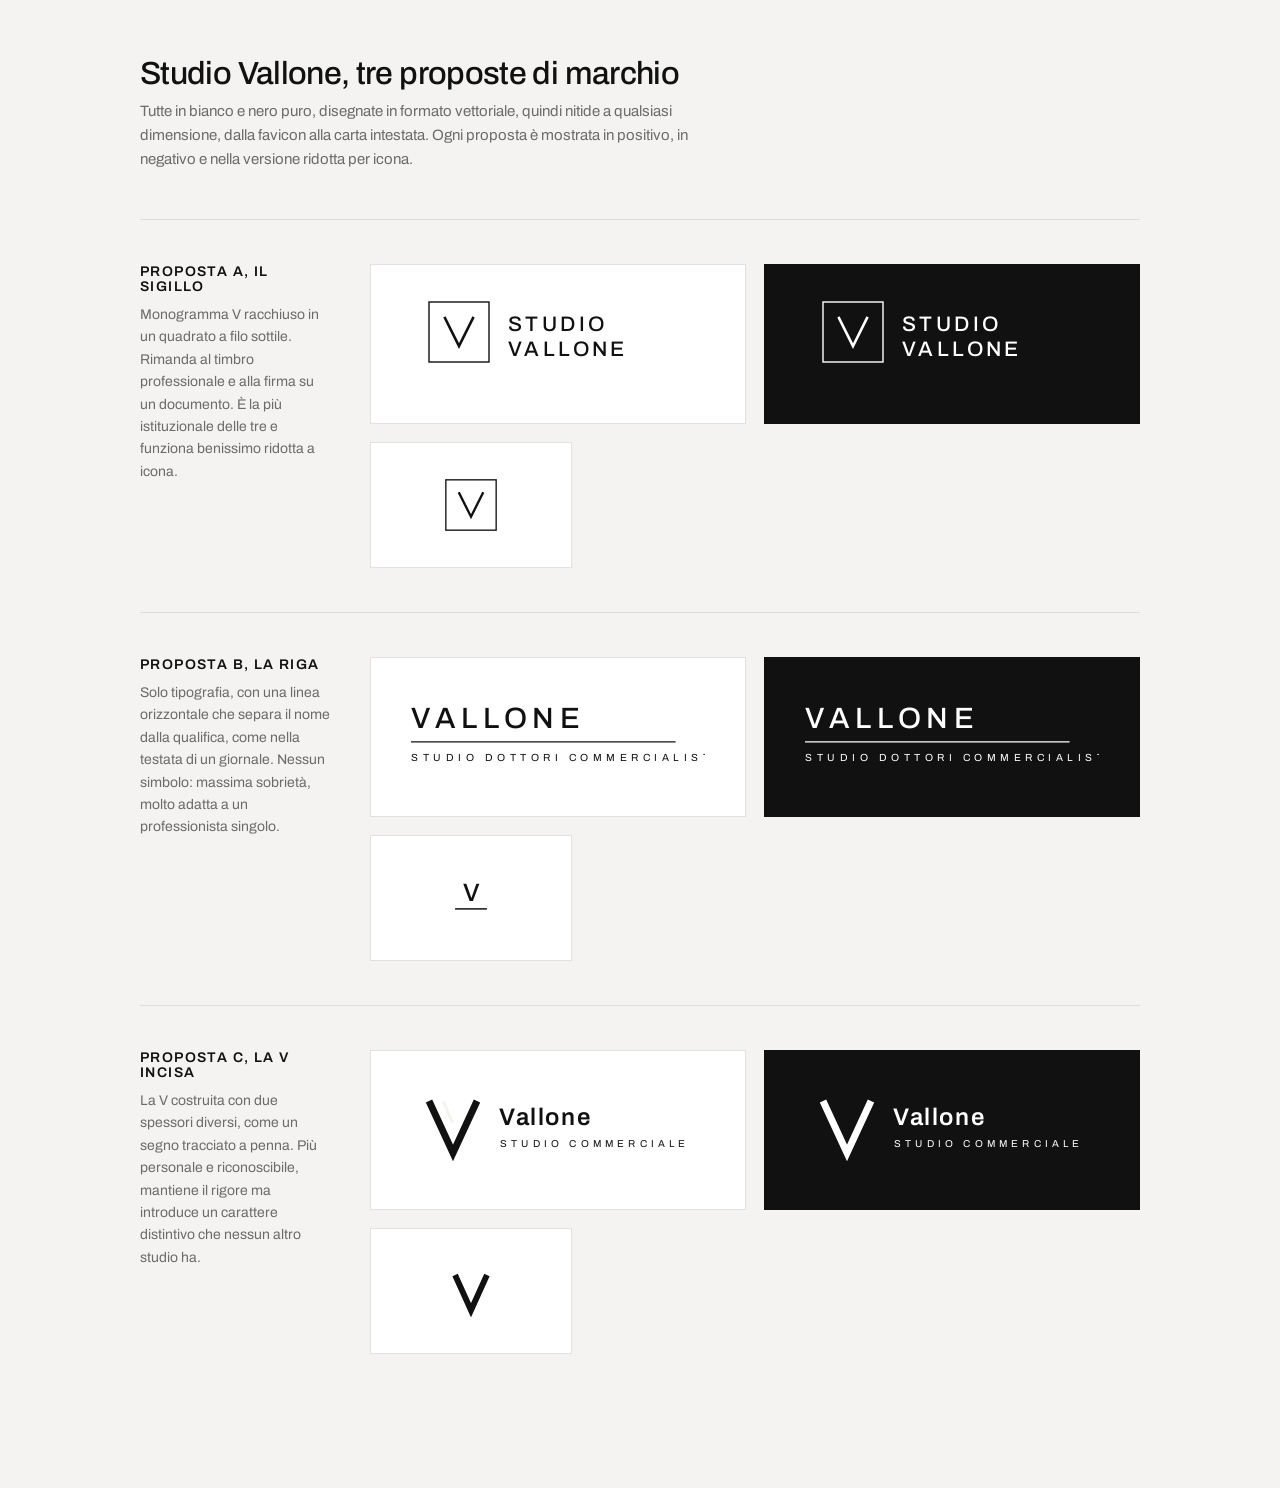
<file: logo-proposte.html>
<!DOCTYPE html>
<html lang="it">
<head>
<meta charset="utf-8">
<meta name="viewport" content="width=device-width, initial-scale=1">
<title>Studio Vallone, proposte di logo</title>
<link rel="preconnect" href="https://fonts.googleapis.com">
<link rel="preconnect" href="https://fonts.gstatic.com" crossorigin>
<link href="https://fonts.googleapis.com/css2?family=Archivo:wght@400;500;600&display=swap" rel="stylesheet">
<style>
  body{margin:0;background:#f4f3f1;color:#111;font-family:"Archivo",system-ui,sans-serif;padding:56px 24px 90px}
  .wrap{max-width:1000px;margin:0 auto}
  h1{font-size:32px;font-weight:500;letter-spacing:-.02em;margin:0 0 8px}
  .lede{color:#6b6b6b;max-width:62ch;margin:0 0 48px;font-size:15px;line-height:1.6}
  .row{border-top:1px solid #ddd;padding:44px 0;display:grid;grid-template-columns:190px 1fr;gap:40px;align-items:start}
  .row h2{font-size:14px;font-weight:600;letter-spacing:.1em;text-transform:uppercase;margin:0 0 10px}
  .row p{margin:0;font-size:14px;color:#6b6b6b;line-height:1.6}
  .specimens{display:flex;flex-wrap:wrap;gap:18px;align-items:stretch}
  .box{background:#fff;border:1px solid #e3e1dd;padding:36px 40px;display:flex;align-items:center;justify-content:center;min-width:270px;flex:1}
  .box.dark{background:#111;border-color:#111}
  .box.small{min-width:120px;flex:0 0 120px}
  svg{display:block}
</style>
</head>
<body>
<div class="wrap">
  <h1>Studio Vallone, tre proposte di marchio</h1>
  <p class="lede">Tutte in bianco e nero puro, disegnate in formato vettoriale, quindi nitide a qualsiasi dimensione, dalla favicon alla carta intestata. Ogni proposta è mostrata in positivo, in negativo e nella versione ridotta per icona.</p>

  <div class="row">
    <div>
      <h2>Proposta A, il sigillo</h2>
      <p>Monogramma V racchiuso in un quadrato a filo sottile. Rimanda al timbro professionale e alla firma su un documento. È la più istituzionale delle tre e funziona benissimo ridotta a icona.</p>
    </div>
    <div class="specimens">
      <div class="box">
        <svg width="260" height="86" viewBox="0 0 260 86" role="img" aria-label="Studio Vallone">
          <rect x="1" y="1" width="60" height="60" fill="none" stroke="#111" stroke-width="1.4"/>
          <path d="M17 17 L31 45 L45 17" fill="none" stroke="#111" stroke-width="2.6" stroke-linecap="square"/>
          <text x="80" y="30" font-family="Archivo,sans-serif" font-size="21" font-weight="500" letter-spacing="3.4" fill="#111">STUDIO</text>
          <text x="80" y="55" font-family="Archivo,sans-serif" font-size="21" font-weight="500" letter-spacing="3.4" fill="#111">VALLONE</text>
        </svg>
      </div>
      <div class="box dark">
        <svg width="260" height="86" viewBox="0 0 260 86">
          <rect x="1" y="1" width="60" height="60" fill="none" stroke="#fff" stroke-width="1.4"/>
          <path d="M17 17 L31 45 L45 17" fill="none" stroke="#fff" stroke-width="2.6" stroke-linecap="square"/>
          <text x="80" y="30" font-family="Archivo,sans-serif" font-size="21" font-weight="500" letter-spacing="3.4" fill="#fff">STUDIO</text>
          <text x="80" y="55" font-family="Archivo,sans-serif" font-size="21" font-weight="500" letter-spacing="3.4" fill="#fff">VALLONE</text>
        </svg>
      </div>
      <div class="box small">
        <svg width="52" height="52" viewBox="0 0 62 62">
          <rect x="1" y="1" width="60" height="60" fill="none" stroke="#111" stroke-width="1.6"/>
          <path d="M17 17 L31 45 L45 17" fill="none" stroke="#111" stroke-width="2.8" stroke-linecap="square"/>
        </svg>
      </div>
    </div>
  </div>

  <div class="row">
    <div>
      <h2>Proposta B, la riga</h2>
      <p>Solo tipografia, con una linea orizzontale che separa il nome dalla qualifica, come nella testata di un giornale. Nessun simbolo: massima sobrietà, molto adatta a un professionista singolo.</p>
    </div>
    <div class="specimens">
      <div class="box">
        <svg width="300" height="86" viewBox="0 0 300 86" role="img" aria-label="Studio Vallone">
          <text x="0" y="34" font-family="Archivo,sans-serif" font-size="30" font-weight="500" letter-spacing="6" fill="#111">VALLONE</text>
          <line x1="0" y1="48" x2="270" y2="48" stroke="#111" stroke-width="1.2"/>
          <text x="0" y="68" font-family="Archivo,sans-serif" font-size="10.5" font-weight="400" letter-spacing="4.6" fill="#111">STUDIO DOTTORI COMMERCIALISTI</text>
        </svg>
      </div>
      <div class="box dark">
        <svg width="300" height="86" viewBox="0 0 300 86">
          <text x="0" y="34" font-family="Archivo,sans-serif" font-size="30" font-weight="500" letter-spacing="6" fill="#fff">VALLONE</text>
          <line x1="0" y1="48" x2="270" y2="48" stroke="#fff" stroke-width="1.2"/>
          <text x="0" y="68" font-family="Archivo,sans-serif" font-size="10.5" font-weight="400" letter-spacing="4.6" fill="#fff">STUDIO DOTTORI COMMERCIALISTI</text>
        </svg>
      </div>
      <div class="box small">
        <svg width="52" height="52" viewBox="0 0 62 62">
          <text x="31" y="34" text-anchor="middle" font-family="Archivo,sans-serif" font-size="30" font-weight="500" fill="#111">V</text>
          <line x1="12" y1="44" x2="50" y2="44" stroke="#111" stroke-width="1.8"/>
        </svg>
      </div>
    </div>
  </div>

  <div class="row">
    <div>
      <h2>Proposta C, la V incisa</h2>
      <p>La V costruita con due spessori diversi, come un segno tracciato a penna. Più personale e riconoscibile, mantiene il rigore ma introduce un carattere distintivo che nessun altro studio ha.</p>
    </div>
    <div class="specimens">
      <div class="box">
        <svg width="270" height="86" viewBox="0 0 270 86" role="img" aria-label="Studio Vallone">
          <path d="M6 14 L30 66 L54 14" fill="none" stroke="#111" stroke-width="7" stroke-linecap="butt"/>
          <path d="M20 14 L30 36" fill="none" stroke="#f4f3f1" stroke-width="3"/>
          <text x="76" y="38" font-family="Archivo,sans-serif" font-size="24" font-weight="600" letter-spacing="1.6" fill="#111">Vallone</text>
          <text x="77" y="60" font-family="Archivo,sans-serif" font-size="10" font-weight="400" letter-spacing="4.2" fill="#111">STUDIO COMMERCIALE</text>
        </svg>
      </div>
      <div class="box dark">
        <svg width="270" height="86" viewBox="0 0 270 86">
          <path d="M6 14 L30 66 L54 14" fill="none" stroke="#fff" stroke-width="7" stroke-linecap="butt"/>
          <path d="M20 14 L30 36" fill="none" stroke="#111" stroke-width="3"/>
          <text x="76" y="38" font-family="Archivo,sans-serif" font-size="24" font-weight="600" letter-spacing="1.6" fill="#fff">Vallone</text>
          <text x="77" y="60" font-family="Archivo,sans-serif" font-size="10" font-weight="400" letter-spacing="4.2" fill="#fff">STUDIO COMMERCIALE</text>
        </svg>
      </div>
      <div class="box small">
        <svg width="52" height="52" viewBox="0 0 62 62">
          <path d="M12 12 L31 54 L50 12" fill="none" stroke="#111" stroke-width="7" stroke-linecap="butt"/>
          <path d="M23 12 L31 30" fill="none" stroke="#fff" stroke-width="3"/>
        </svg>
      </div>
    </div>
  </div>
</div>
</body>
</html>
</file>
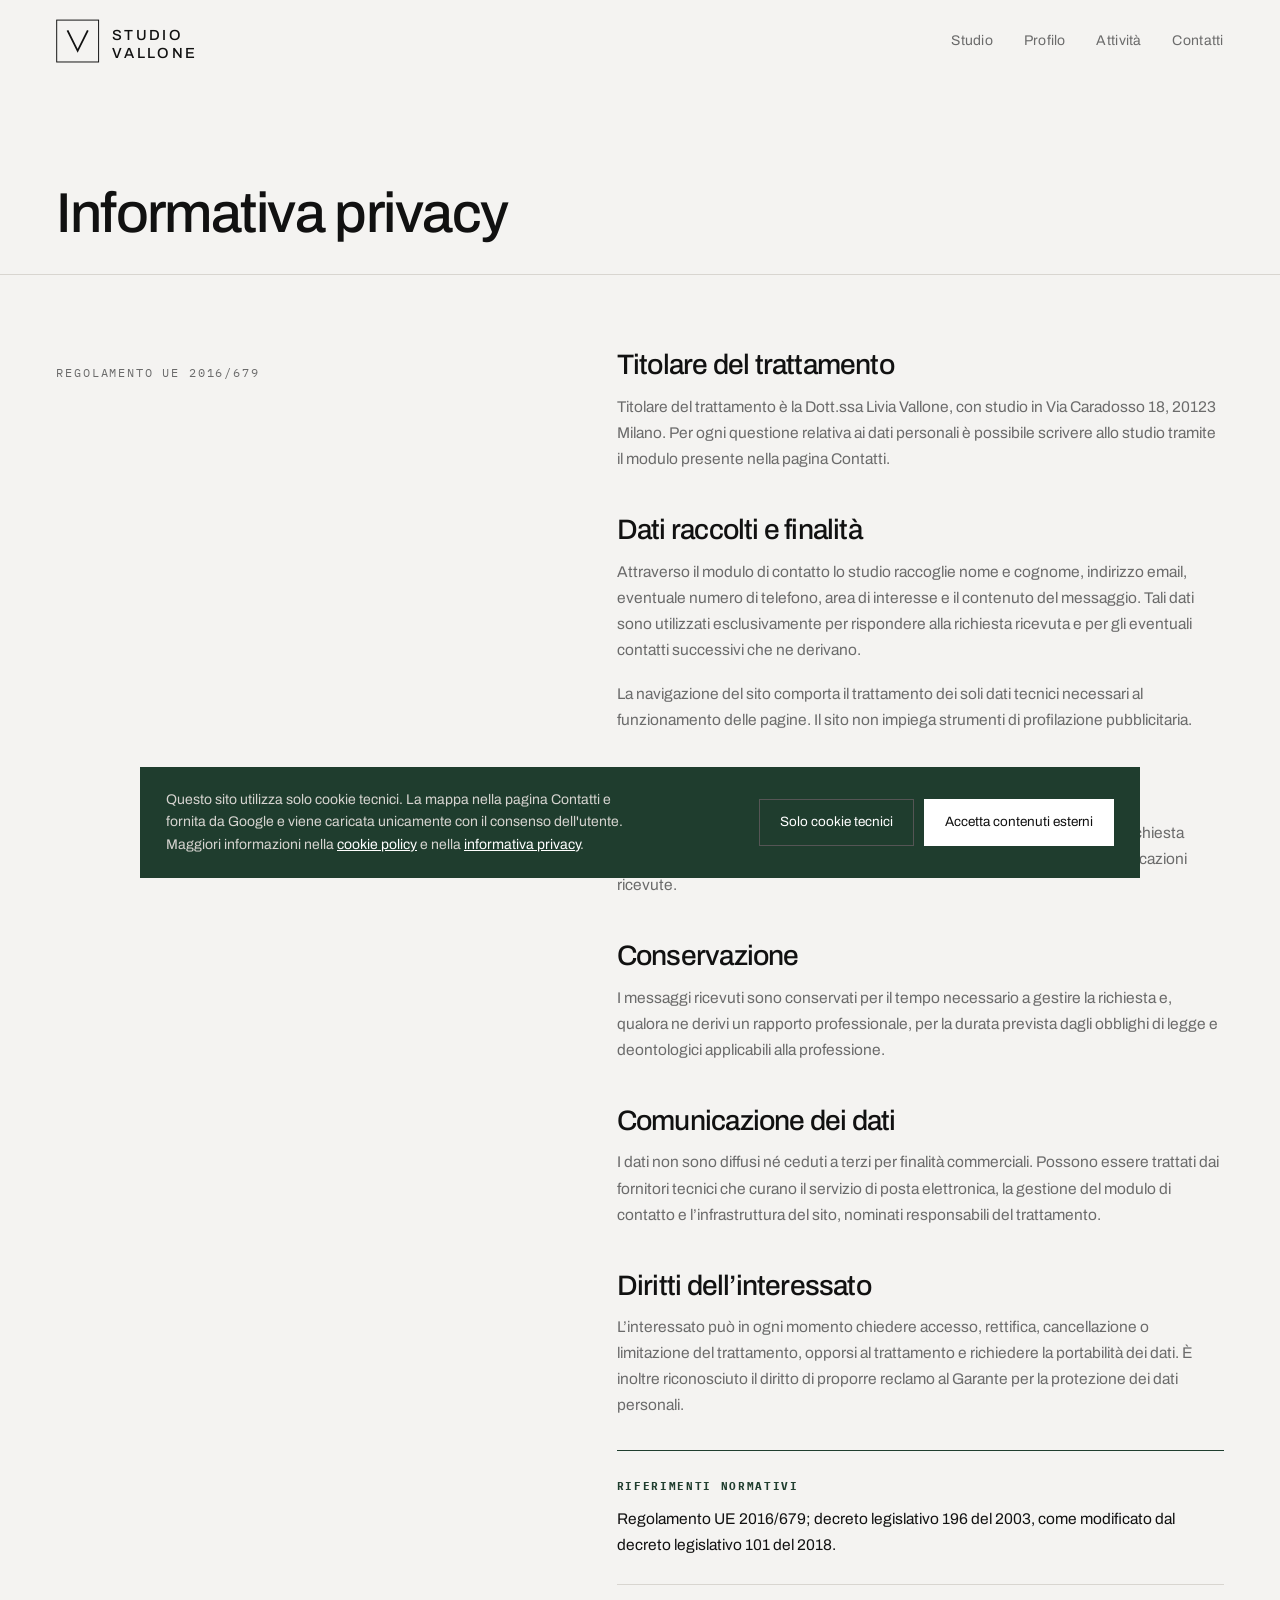
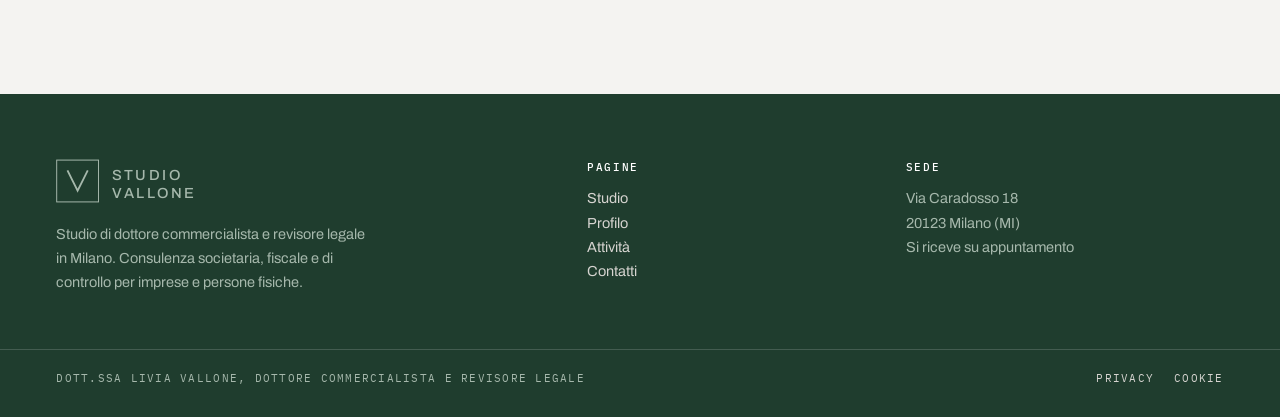
<file: privacy.html>
<!DOCTYPE html>
<html lang="it">
<head>
<meta charset="utf-8">
<meta name="viewport" content="width=device-width, initial-scale=1">
<title>Informativa privacy, Studio Vallone</title>
<meta name="description" content="Informativa sul trattamento dei dati personali ai sensi del Regolamento UE 2016/679.">
<link rel="preconnect" href="https://fonts.googleapis.com">
<link rel="preconnect" href="https://fonts.gstatic.com" crossorigin>
<link href="https://fonts.googleapis.com/css2?family=Archivo:wght@400;500;600&family=IBM+Plex+Mono:wght@400;500&display=swap" rel="stylesheet">
<style>
:root{
  --paper:#f4f3f1;
  --paper-2:#eceae6;
  --ink:#111111;
  --ink-soft:#6b6b6b;
  --line:#d8d5d0;
  --line-strong:#111111;
  --sans:"Archivo",system-ui,-apple-system,sans-serif;
  --mono:"IBM Plex Mono",ui-monospace,SFMono-Regular,Menlo,monospace;
  --gutter:clamp(22px,4.4vw,90px);
  --frame:1480px;
}
*{box-sizing:border-box}
html{scroll-behavior:smooth}
body{margin:0;background:var(--paper);color:var(--ink);font-family:var(--sans);
  font-size:clamp(15.5px,1vw,17px);line-height:1.68;-webkit-font-smoothing:antialiased}
img,svg{display:block;max-width:100%}
a{color:inherit}
.wrap{width:100%;max-width:var(--frame);margin:0 auto;padding:0 var(--gutter)}
section{padding:clamp(52px,6vw,110px) 0}

/* ---------- tipografia ---------- */
h1,h2,h3{font-weight:500;letter-spacing:-.028em;margin:0;line-height:1.02}
h1{font-size:clamp(38px,6.6vw,104px)}
.sec-title{font-size:clamp(27px,3.6vw,54px);line-height:1.06}
.lede{font-size:clamp(16px,1.28vw,21px);color:var(--ink-soft);max-width:52ch;line-height:1.6;margin:0}
.meta{font-family:var(--mono);font-size:11.5px;letter-spacing:.16em;text-transform:uppercase;color:var(--ink-soft)}
.rule{height:1px;background:var(--line-strong);margin:0}
.rule-soft{height:1px;background:var(--line)}

/* ---------- intestazione ---------- */
.site-head{position:sticky;top:0;z-index:60;background:var(--paper);border-bottom:1px solid transparent;transition:border-color .3s}
.site-head.is-stuck{border-color:var(--line-strong)}
.head-in{max-width:var(--frame);margin:0 auto;padding:18px var(--gutter);display:flex;align-items:center;justify-content:space-between;gap:24px}
.brand svg{height:clamp(38px,3.6vw,52px);width:auto}
.nav{display:flex;gap:clamp(18px,2.4vw,40px);align-items:center}
.nav a{text-decoration:none;font-size:14px;letter-spacing:.02em;color:var(--ink-soft);padding:5px 0;border-bottom:1px solid transparent;transition:color .25s,border-color .25s}
.nav a:hover{color:var(--ink);border-color:var(--ink)}
.nav a[aria-current="page"]{color:var(--ink);border-color:var(--ink)}
.nav-toggle{display:none;background:none;border:1px solid var(--line-strong);padding:9px 16px;font:inherit;font-size:13px;cursor:pointer;color:var(--ink)}

/* ---------- apertura ---------- */
.opener{padding:clamp(60px,8vw,140px) 0 clamp(36px,4vw,64px);border-bottom:1px solid var(--line-strong)}
.opener h1{max-width:19ch;margin-bottom:clamp(24px,3vw,44px)}
.opener .foot{display:grid;grid-template-columns:1fr auto;gap:24px;align-items:end}
.opener .lede{max-width:46ch}
.marks{display:flex;gap:26px;flex-wrap:wrap}
.marks span{font-family:var(--mono);font-size:11px;letter-spacing:.15em;text-transform:uppercase;color:var(--ink-soft)}
@media (max-width:820px){.opener .foot{grid-template-columns:1fr}}

/* ---------- indice numerato ---------- */
.index{border-top:1px solid var(--line-strong)}
.item{display:grid;grid-template-columns:76px minmax(0,1fr) minmax(0,1.15fr);gap:clamp(16px,3vw,52px);
  padding:clamp(24px,2.6vw,40px) 0;border-bottom:1px solid var(--line);align-items:start;
  text-decoration:none;color:inherit;position:relative;transition:padding .35s cubic-bezier(.2,.7,.3,1)}
.item:hover{padding-left:14px}
.item::before{content:"";position:absolute;left:0;top:0;bottom:0;width:0;background:var(--ink);opacity:.045;transition:width .35s cubic-bezier(.2,.7,.3,1)}
.item:hover::before{width:100%}
.item > *{position:relative}
.item .num{font-family:var(--mono);font-size:12px;letter-spacing:.1em;color:var(--ink-soft);padding-top:8px}
.item h3{font-size:clamp(21px,2.2vw,34px);letter-spacing:-.02em}
.item p{margin:0;color:var(--ink-soft);font-size:15.5px}
.item .arrow{position:absolute;right:0;top:50%;transform:translateY(-50%);font-size:20px;opacity:0;transition:opacity .3s,transform .3s}
.item:hover .arrow{opacity:1;transform:translate(6px,-50%)}
@media (max-width:820px){
  .item{grid-template-columns:44px minmax(0,1fr);gap:14px}
  .item p{grid-column:2}
  .item .arrow{display:none}
}

/* ---------- blocchi ---------- */
.split{display:grid;grid-template-columns:minmax(0,.9fr) minmax(0,1.1fr);gap:clamp(28px,5vw,88px);align-items:start}
@media (max-width:900px){.split{grid-template-columns:minmax(0,1fr)!important}}
.invert{background:var(--ink);color:var(--paper)}
.invert .lede,.invert p{color:#a8a6a2}
.invert .rule{background:#3a3a3a}
.invert .meta{color:#8c8a86}
.band{background:var(--paper-2)}

/* ---------- numeri ---------- */
.figures{display:grid;grid-template-columns:repeat(3,minmax(0,1fr));border-top:1px solid var(--line-strong)}
.figures div{padding:clamp(24px,2.6vw,40px) clamp(14px,2vw,32px) 0;border-left:1px solid var(--line)}
.figures div:first-child{border-left:0;padding-left:0}
.figures b{display:block;font-size:clamp(34px,4.6vw,72px);font-weight:500;letter-spacing:-.04em;line-height:1;margin-bottom:10px}
.figures span{font-family:var(--mono);font-size:11px;letter-spacing:.13em;text-transform:uppercase;color:var(--ink-soft)}
@media (max-width:700px){.figures{grid-template-columns:1fr}.figures div{border-left:0;padding-left:0;border-top:1px solid var(--line)}.figures div:first-child{border-top:0}}

/* ---------- testo lungo ---------- */
.prose h2{font-size:clamp(22px,2.2vw,34px);margin:44px 0 14px}
.prose p{margin:0 0 18px;color:var(--ink-soft)}
.prose ul{margin:0 0 18px;padding-left:20px;color:var(--ink-soft)}
.prose li{margin-bottom:9px}
.callout{border-top:1px solid var(--line-strong);border-bottom:1px solid var(--line-strong);padding:26px 0;margin:32px 0}
.callout b{display:block;font-family:var(--mono);font-size:11px;letter-spacing:.15em;text-transform:uppercase;margin-bottom:10px;color:var(--ink-soft)}
.callout p{margin:0;color:var(--ink)}

/* ---------- elenco credenziali ---------- */
.creds{border-top:1px solid var(--line-strong);margin-top:34px}
.cred{display:grid;grid-template-columns:minmax(0,.55fr) minmax(0,1fr);gap:clamp(14px,2.4vw,40px);padding:22px 0;border-bottom:1px solid var(--line)}
.cred b{font-weight:500;font-size:16.5px}
.cred span{color:var(--ink-soft);font-size:15px}
@media (max-width:700px){.cred{grid-template-columns:1fr;gap:4px}}

/* ---------- bottoni ---------- */
.btn{display:inline-block;text-decoration:none;background:var(--ink);color:var(--paper);border:1px solid var(--ink);
  padding:14px 30px;font-size:14.5px;letter-spacing:.02em;transition:background .25s,color .25s}
.btn:hover{background:transparent;color:var(--ink)}
.btn.ghost{background:transparent;color:var(--ink)}
.btn.ghost:hover{background:var(--ink);color:var(--paper)}
.invert .btn{background:var(--paper);color:var(--ink);border-color:var(--paper)}
.invert .btn:hover{background:transparent;color:var(--paper)}
.btn-row{display:flex;gap:12px;flex-wrap:wrap;margin-top:30px}

/* ---------- contatti ---------- */
.dl{margin:0;border-top:1px solid var(--line-strong)}
.dl div{padding:20px 0;border-bottom:1px solid var(--line);display:grid;grid-template-columns:minmax(0,.45fr) minmax(0,1fr);gap:20px;align-items:baseline}
.dl dt{font-family:var(--mono);font-size:11px;letter-spacing:.15em;text-transform:uppercase;color:var(--ink-soft)}
.dl dd{margin:0;font-size:18px}
.dl dd a{text-decoration:none;border-bottom:1px solid var(--line)}
.dl dd a:hover{border-color:var(--ink)}
@media (max-width:700px){.dl div{grid-template-columns:1fr;gap:6px}}

.form{border:1px solid var(--line-strong);padding:clamp(24px,2.6vw,42px)}
.field{margin-bottom:20px}
.field label{display:block;font-family:var(--mono);font-size:11px;letter-spacing:.14em;text-transform:uppercase;color:var(--ink-soft);margin-bottom:8px}
.field input,.field textarea,.field select{width:100%;border:0;border-bottom:1px solid var(--line-strong);background:transparent;
  padding:11px 2px;font:inherit;font-size:16px;color:var(--ink);border-radius:0}
.field select{padding-left:0}
.field input:focus,.field textarea:focus,.field select:focus{outline:none;border-bottom-width:2px}
.field textarea{min-height:120px;resize:vertical;border:1px solid var(--line-strong);padding:12px}
.privacy{font-size:13px;color:var(--ink-soft);margin:6px 0 22px;line-height:1.55}
.form button{cursor:pointer;font:inherit}

.mapframe{position:relative;aspect-ratio:16/9;border:1px solid var(--line-strong);overflow:hidden;background:var(--paper-2)}
.mapframe iframe{width:100%;height:100%;border:0}
.map-cta{position:absolute;inset:0;width:100%;display:flex;flex-direction:column;align-items:center;justify-content:center;gap:8px;
  border:0;background:var(--paper-2);cursor:pointer;font:inherit;color:var(--ink)}
.map-cta strong{font-size:clamp(19px,2vw,26px);font-weight:500}
.map-cta span{font-family:var(--mono);font-size:11px;letter-spacing:.14em;text-transform:uppercase;color:var(--ink-soft)}

/* ---------- comparsa ---------- */
.reveal{opacity:0;transform:translateY(14px);transition:opacity .7s ease,transform .7s cubic-bezier(.2,.7,.3,1)}
.reveal.in{opacity:1;transform:none}
.reveal[data-delay="1"]{transition-delay:.08s}
.reveal[data-delay="2"]{transition-delay:.16s}
.reveal[data-delay="3"]{transition-delay:.24s}

/* ---------- piè di pagina ---------- */
.site-foot{background:var(--ink);color:#8c8a86;padding:clamp(48px,5vw,80px) 0 30px;font-size:14.5px}
.foot-in{display:grid;grid-template-columns:1.4fr .8fr .9fr;gap:36px}
.site-foot a{color:#d6d4d0;text-decoration:none}
.site-foot a:hover{color:#fff;text-decoration:underline}
.site-foot strong{display:block;color:#fff;font-weight:500;font-family:var(--mono);font-size:11px;letter-spacing:.15em;text-transform:uppercase;margin-bottom:10px}
.site-foot p{margin:0 0 14px}
.foot-bot{margin-top:40px;padding-top:20px;border-top:1px solid #333;display:flex;justify-content:space-between;gap:18px;flex-wrap:wrap;font-family:var(--mono);font-size:10.5px;letter-spacing:.12em;text-transform:uppercase}
.foot-links{display:flex;gap:20px;flex-wrap:wrap}
@media (max-width:820px){.foot-in{grid-template-columns:1fr;gap:28px}}

/* ---------- banner cookie ---------- */
.cbanner{position:fixed;left:var(--gutter);right:var(--gutter);bottom:22px;z-index:200;background:var(--ink);color:#d6d4d0;
  padding:22px 26px;display:none;gap:20px;align-items:center;justify-content:space-between;flex-wrap:wrap;max-width:1000px;margin:0 auto;font-size:14px}
.cbanner.show{display:flex}
.cbanner p{margin:0;max-width:60ch;line-height:1.6}
.cbanner a{color:#fff}
.cbanner .actions{display:flex;gap:10px;flex-wrap:wrap}
.cbanner button{padding:11px 20px;font:inherit;font-size:13.5px;cursor:pointer;border:1px solid #555;background:transparent;color:#fff}
.cbanner button.primary{background:#fff;color:var(--ink);border-color:#fff}

/* ---------- responsive ---------- */
@media (max-width:900px){
  .nav{position:fixed;inset:66px 0 auto 0;background:var(--paper);flex-direction:column;align-items:flex-start;gap:0;
    padding:8px var(--gutter) 22px;border-bottom:1px solid var(--line-strong);display:none}
  .nav.open{display:flex}
  .nav a{padding:13px 0;width:100%;font-size:17px;border-bottom:0}
  .nav-toggle{display:block}
}
@media (max-width:760px){
  :root{--gutter:20px}
  section{padding:44px 0}
  .opener{padding:44px 0 30px}
  h1{font-size:clamp(32px,9vw,44px)}
  .sec-title{font-size:clamp(24px,7vw,32px)}
  .lede{font-size:16.5px}
  .form{padding:22px 18px}
  .cbanner{padding:18px;font-size:13.5px;bottom:14px}
  .cbanner .actions{width:100%}
  .cbanner button{flex:1}
}
@media (min-width:1900px){:root{--frame:1640px}}
@media (prefers-reduced-motion:reduce){*{animation:none!important;transition:none!important}.reveal{opacity:1;transform:none}}
:focus-visible{outline:2px solid var(--ink);outline-offset:3px}

/* ============================================================
   TERZO COLORE, RITRATTO, TONO PERSONALE
   ============================================================ */
:root{--green:#1f3d2e;--green-pale:#e8ede9}

.item:hover::before{background:var(--green);opacity:.05}
.item .num{transition:color .3s}
.item:hover .num{color:var(--green)}
.item .arrow{color:var(--green)}
a.meta:hover{color:var(--green)!important;border-color:var(--green)!important}
.field input:focus,.field textarea:focus,.field select:focus{border-color:var(--green)}
.btn{background:var(--green);border-color:var(--green)}
.btn:hover{background:transparent;color:var(--green)}
.btn.ghost{color:var(--green);border-color:var(--green)}
.btn.ghost:hover{background:var(--green);color:var(--paper)}
.invert{background:var(--green);color:#e9efe9}
.invert p{color:#b6c6bb}
.invert .btn{background:var(--paper);color:var(--green);border-color:var(--paper)}
.invert .btn:hover{background:transparent;color:var(--paper);border-color:var(--paper)}
.site-foot{background:var(--green)}
.site-foot{color:#a6b8ac}
.foot-bot{border-color:rgba(255,255,255,.16)}
.cbanner{background:var(--green)}
.callout{border-top-color:var(--green);border-bottom-color:var(--line)}
.callout b{color:var(--green)}
.map-cta{background:var(--green-pale)}

/* --- apertura piu leggera, con ritratto --- */
.opener{border-bottom:1px solid var(--line);padding-bottom:0}
.opener-grid{display:grid;grid-template-columns:minmax(0,1.15fr) minmax(0,.85fr);gap:clamp(28px,5vw,80px);align-items:end}
.opener h1{font-size:clamp(34px,5.4vw,80px);max-width:16ch;margin-bottom:clamp(20px,2.4vw,32px)}
.opener .lede{max-width:44ch;font-size:clamp(16px,1.2vw,19px)}
.portrait{position:relative;aspect-ratio:4/5;background:var(--green-pale);border:1px solid var(--line);display:flex;align-items:center;justify-content:center;overflow:hidden}
.portrait img{width:100%;height:100%;object-fit:cover}
.portrait .ph{font-family:var(--mono);font-size:10.5px;letter-spacing:.14em;text-transform:uppercase;color:var(--ink-soft);text-align:center;padding:0 18px}
.portrait .cap{position:absolute;left:0;right:0;bottom:0;background:var(--paper);border-top:1px solid var(--line);padding:14px 16px}
.portrait .cap b{display:block;font-weight:500;font-size:15px}
.portrait .cap span{font-family:var(--mono);font-size:10.5px;letter-spacing:.12em;text-transform:uppercase;color:var(--ink-soft)}
@media (max-width:820px){
  .opener-grid{grid-template-columns:1fr;gap:26px;align-items:start}
  .portrait{aspect-ratio:3/2;max-width:none}
}

/* --- citazione personale --- */
.quote{border-top:1px solid var(--green);border-bottom:1px solid var(--line);padding:clamp(30px,3.4vw,52px) 0}
.quote blockquote{margin:0;font-size:clamp(21px,2.6vw,38px);line-height:1.25;letter-spacing:-.02em;max-width:24ch;font-weight:500}
.quote .who{display:flex;align-items:center;gap:14px;margin-top:26px}
.quote .who .sig{height:38px;width:auto;color:var(--green)}
.quote .who span{font-family:var(--mono);font-size:11px;letter-spacing:.14em;text-transform:uppercase;color:var(--ink-soft)}

/* --- indice dinamico anche su mobile --- */
@media (max-width:820px){
  .item{grid-template-columns:38px minmax(0,1fr);gap:12px;padding:20px 0 20px 0;border-left:2px solid transparent;transition:border-color .5s ease,padding .5s ease,background .5s ease}
  .item.in{border-left-color:var(--green);padding-left:14px;background:linear-gradient(90deg,rgba(31,61,46,.05),transparent 70%)}
  .item:active{background:rgba(31,61,46,.1)}
  .item .num{color:var(--green);padding-top:5px}
  .item h3{font-size:20px}
  .item p{font-size:14.5px;margin-top:4px}
  .item .arrow{display:block;position:static;opacity:1;transform:none;grid-column:2;font-size:16px;margin-top:8px}
}

/* --- fotografia di Milano in apertura --- */
.cityshot{margin:0;overflow:hidden;border:1px solid var(--line);aspect-ratio:4/3}
.cityshot img{width:100%;height:100%;object-fit:cover;filter:grayscale(1) contrast(1.04)}
@media (max-width:820px){.cityshot{aspect-ratio:16/10}}

/* --- firma in coda al testo --- */
.signblock{display:flex;align-items:center;gap:14px;padding-top:20px;border-top:1px solid var(--line)}
.signblock .sig{height:36px;width:auto;color:var(--green);flex:0 0 auto}
.signblock span{font-family:var(--mono);font-size:10.5px;letter-spacing:.13em;text-transform:uppercase;color:var(--ink-soft)}

/* --- fotografia sfumata dentro la testata --- */
.cityshot{border:0;position:relative;overflow:visible}
.cityshot img{
  filter:grayscale(1) contrast(1.02) blur(1.6px);
  transform:scale(1.04);
  -webkit-mask-image:radial-gradient(120% 100% at 70% 40%,#000 38%,rgba(0,0,0,.55) 66%,transparent 100%);
  mask-image:radial-gradient(120% 100% at 70% 40%,#000 38%,rgba(0,0,0,.55) 66%,transparent 100%);
  opacity:.9;
}
.cityshot::after{content:"";position:absolute;inset:0;pointer-events:none;
  background:linear-gradient(90deg,var(--paper) 0%,rgba(244,243,241,.35) 26%,rgba(244,243,241,0) 58%),
             linear-gradient(180deg,rgba(244,243,241,.5),rgba(244,243,241,0) 42%,var(--paper) 100%)}
@media (max-width:820px){
  .cityshot img{-webkit-mask-image:radial-gradient(120% 110% at 50% 45%,#000 40%,transparent 100%);mask-image:radial-gradient(120% 110% at 50% 45%,#000 40%,transparent 100%)}
  .cityshot::after{background:linear-gradient(180deg,rgba(244,243,241,.45),rgba(244,243,241,0) 40%,var(--paper) 100%)}
}

/* --- firma con nome in corsivo --- */
.signblock{gap:12px;flex-wrap:wrap}
.signblock .signname{font-family:Georgia,"Times New Roman",serif;font-style:italic;font-size:19px;letter-spacing:0;text-transform:none;color:var(--green)}
.signblock .signrole{font-family:var(--mono);font-size:10.5px;letter-spacing:.13em;text-transform:uppercase;color:var(--ink-soft);border-left:1px solid var(--line);padding-left:12px}

/* --- verde nell'indice --- */
.index{border-top-color:var(--green)}
.item{border-bottom-color:var(--line);border-left:2px solid transparent;transition:border-color .35s,padding .35s cubic-bezier(.2,.7,.3,1)}
.item:hover{border-left-color:var(--green)}
.item:hover h3{color:var(--green)}
.item h3{transition:color .3s}
.item:last-child{border-bottom-color:var(--green)}

</style>
</head>
<body>

<header class="site-head">
  <div class="head-in">
    <a class="brand" href="index.html" aria-label="Studio Vallone, home">
      <svg viewBox="0 0 260 66" role="img" aria-label="Studio Vallone">
        <rect x="1" y="3" width="60" height="60" fill="none" stroke="currentColor" stroke-width="1.4"/>
        <path d="M17 19 L31 47 L45 19" fill="none" stroke="currentColor" stroke-width="2.6" stroke-linecap="square"/>
        <text x="80" y="32" font-family="Archivo,sans-serif" font-size="21" font-weight="500" letter-spacing="3.4" fill="currentColor">STUDIO</text>
        <text x="80" y="57" font-family="Archivo,sans-serif" font-size="21" font-weight="500" letter-spacing="3.4" fill="currentColor">VALLONE</text>
      </svg>
    </a>
    <button class="nav-toggle" aria-expanded="false" aria-controls="nav">Indice</button>
    <nav class="nav" id="nav">
      <a href="index.html">Studio</a>
      <a href="profilo.html">Profilo</a>
      <a href="attivita.html">Attività</a>
      <a href="contatti.html">Contatti</a>
    </nav>
  </div>
</header>

<main>

  <section class="opener">
    <div class="wrap"><h1 style="font-size:clamp(32px,4.4vw,64px)">Informativa privacy</h1></div>
  </section>
  <section>
    <div class="wrap split">
      <p class="meta reveal">Regolamento UE 2016/679</p>
      <div class="prose reveal" data-delay="1">
        <h2 style="margin-top:0">Titolare del trattamento</h2>
        <p>Titolare del trattamento è la Dott.ssa Livia Vallone, con studio in Via Caradosso 18, 20123 Milano. Per ogni questione relativa ai dati personali è possibile scrivere allo studio tramite il modulo presente nella pagina Contatti.</p>
        <h2>Dati raccolti e finalità</h2>
        <p>Attraverso il modulo di contatto lo studio raccoglie nome e cognome, indirizzo email, eventuale numero di telefono, area di interesse e il contenuto del messaggio. Tali dati sono utilizzati esclusivamente per rispondere alla richiesta ricevuta e per gli eventuali contatti successivi che ne derivano.</p>
        <p>La navigazione del sito comporta il trattamento dei soli dati tecnici necessari al funzionamento delle pagine. Il sito non impiega strumenti di profilazione pubblicitaria.</p>
        <h2>Base giuridica</h2>
        <p>Il trattamento si fonda sull&rsquo;esecuzione di misure precontrattuali adottate su richiesta dell&rsquo;interessato e sul legittimo interesse dello studio a rispondere alle comunicazioni ricevute.</p>
        <h2>Conservazione</h2>
        <p>I messaggi ricevuti sono conservati per il tempo necessario a gestire la richiesta e, qualora ne derivi un rapporto professionale, per la durata prevista dagli obblighi di legge e deontologici applicabili alla professione.</p>
        <h2>Comunicazione dei dati</h2>
        <p>I dati non sono diffusi né ceduti a terzi per finalità commerciali. Possono essere trattati dai fornitori tecnici che curano il servizio di posta elettronica, la gestione del modulo di contatto e l&rsquo;infrastruttura del sito, nominati responsabili del trattamento.</p>
        <h2>Diritti dell&rsquo;interessato</h2>
        <p>L&rsquo;interessato può in ogni momento chiedere accesso, rettifica, cancellazione o limitazione del trattamento, opporsi al trattamento e richiedere la portabilità dei dati. È inoltre riconosciuto il diritto di proporre reclamo al Garante per la protezione dei dati personali.</p>
        <div class="callout">
          <b>Riferimenti normativi</b>
          <p>Regolamento UE 2016/679; decreto legislativo 196 del 2003, come modificato dal decreto legislativo 101 del 2018.</p>
        </div>
      </div>
    </div>
  </section>
</main>

<footer class="site-foot">
  <div class="wrap foot-in">
    <div>
      <svg viewBox="0 0 260 66" style="height:46px;width:auto" role="img" aria-label="Studio Vallone">
        <rect x="1" y="3" width="60" height="60" fill="none" stroke="currentColor" stroke-width="1.4"/>
        <path d="M17 19 L31 47 L45 19" fill="none" stroke="currentColor" stroke-width="2.6" stroke-linecap="square"/>
        <text x="80" y="32" font-family="Archivo,sans-serif" font-size="21" font-weight="500" letter-spacing="3.4" fill="currentColor">STUDIO</text>
        <text x="80" y="57" font-family="Archivo,sans-serif" font-size="21" font-weight="500" letter-spacing="3.4" fill="currentColor">VALLONE</text>
      </svg>
      <p style="margin-top:18px;max-width:40ch">Studio di dottore commercialista e revisore legale in Milano. Consulenza societaria, fiscale e di controllo per imprese e persone fisiche.</p>
    </div>
    <div>
      <strong>Pagine</strong>
      <p><a href="index.html">Studio</a><br>
      <a href="profilo.html">Profilo</a><br>
      <a href="attivita.html">Attività</a><br>
      <a href="contatti.html">Contatti</a></p>
    </div>
    <div>
      <strong>Sede</strong>
      <p>Via Caradosso 18<br>20123 Milano (MI)<br>
      Si riceve su appuntamento</p>
    </div>
  </div>
  <div class="wrap foot-bot">
    <span>Dott.ssa Livia Vallone, dottore commercialista e revisore legale</span>
    <span class="foot-links">
      <a href="privacy.html">Privacy</a>
      <a href="cookie.html">Cookie</a>
    </span>
  </div>
</footer>

<script>
/* Studio Vallone, interazioni */
document.addEventListener('DOMContentLoaded', function () {

  var toggle = document.querySelector('.nav-toggle');
  var nav = document.querySelector('.nav');
  if (toggle && nav) {
    toggle.addEventListener('click', function () {
      var open = nav.classList.toggle('open');
      toggle.setAttribute('aria-expanded', open ? 'true' : 'false');
      toggle.textContent = open ? 'Chiudi' : 'Indice';
    });
  }

  var head = document.querySelector('.site-head');
  if (head) {
    var onScroll = function () { head.classList.toggle('is-stuck', window.scrollY > 6); };
    onScroll();
    window.addEventListener('scroll', onScroll, { passive: true });
  }

  var io = new IntersectionObserver(function (es) {
    es.forEach(function (e) {
      if (!e.isIntersecting) return;
      e.target.classList.add('in');
      io.unobserve(e.target);
    });
  }, { threshold: 0.18, rootMargin: '0px 0px -40px 0px' });
  document.querySelectorAll('.reveal, .item').forEach(function (el) { io.observe(el); });

  document.querySelectorAll('a.mailto').forEach(function (a) {
    var ind = a.dataset.u + String.fromCharCode(64) + a.dataset.d;
    a.href = 'mail' + 'to:' + ind;
    a.textContent = ind;
  });

  var consenso = null;
  try { consenso = localStorage.getItem('sv-consenso'); } catch (e) { consenso = null; }
  if (!consenso) {
    var b = document.createElement('div');
    b.className = 'cbanner show';
    b.innerHTML = '<p>Questo sito utilizza solo cookie tecnici. La mappa nella pagina Contatti e fornita da Google e viene caricata unicamente con il consenso dell\'utente. Maggiori informazioni nella <a href="cookie.html">cookie policy</a> e nella <a href="privacy.html">informativa privacy</a>.</p>' +
      '<span class="actions"><button type="button" class="solo">Solo cookie tecnici</button><button type="button" class="primary tutti">Accetta contenuti esterni</button></span>';
    document.body.appendChild(b);
    b.addEventListener('click', function (ev) {
      var scelta = ev.target.classList.contains('tutti') ? 'tutti' : (ev.target.classList.contains('solo') ? 'solo' : null);
      if (!scelta) return;
      try { localStorage.setItem('sv-consenso', scelta); } catch (e) {}
      b.classList.remove('show');
      if (scelta === 'tutti' && window.svApriMappa) window.svApriMappa();
    });
  }

  var mapBtn = document.querySelector('.map-cta');
  if (mapBtn) {
    var apri = function () {
      var holder = mapBtn.parentElement;
      if (!holder || holder.querySelector('iframe')) return;
      var f = document.createElement('iframe');
      f.loading = 'lazy';
      f.title = 'Mappa, Via Caradosso 18, Milano';
      f.referrerPolicy = 'no-referrer-when-downgrade';
      f.src = mapBtn.dataset.src;
      holder.appendChild(f);
      mapBtn.remove();
    };
    mapBtn.addEventListener('click', apri);
    window.svApriMappa = apri;
    if (consenso === 'tutti') apri();
  }
});

</script>
</body>
</html>
</file>
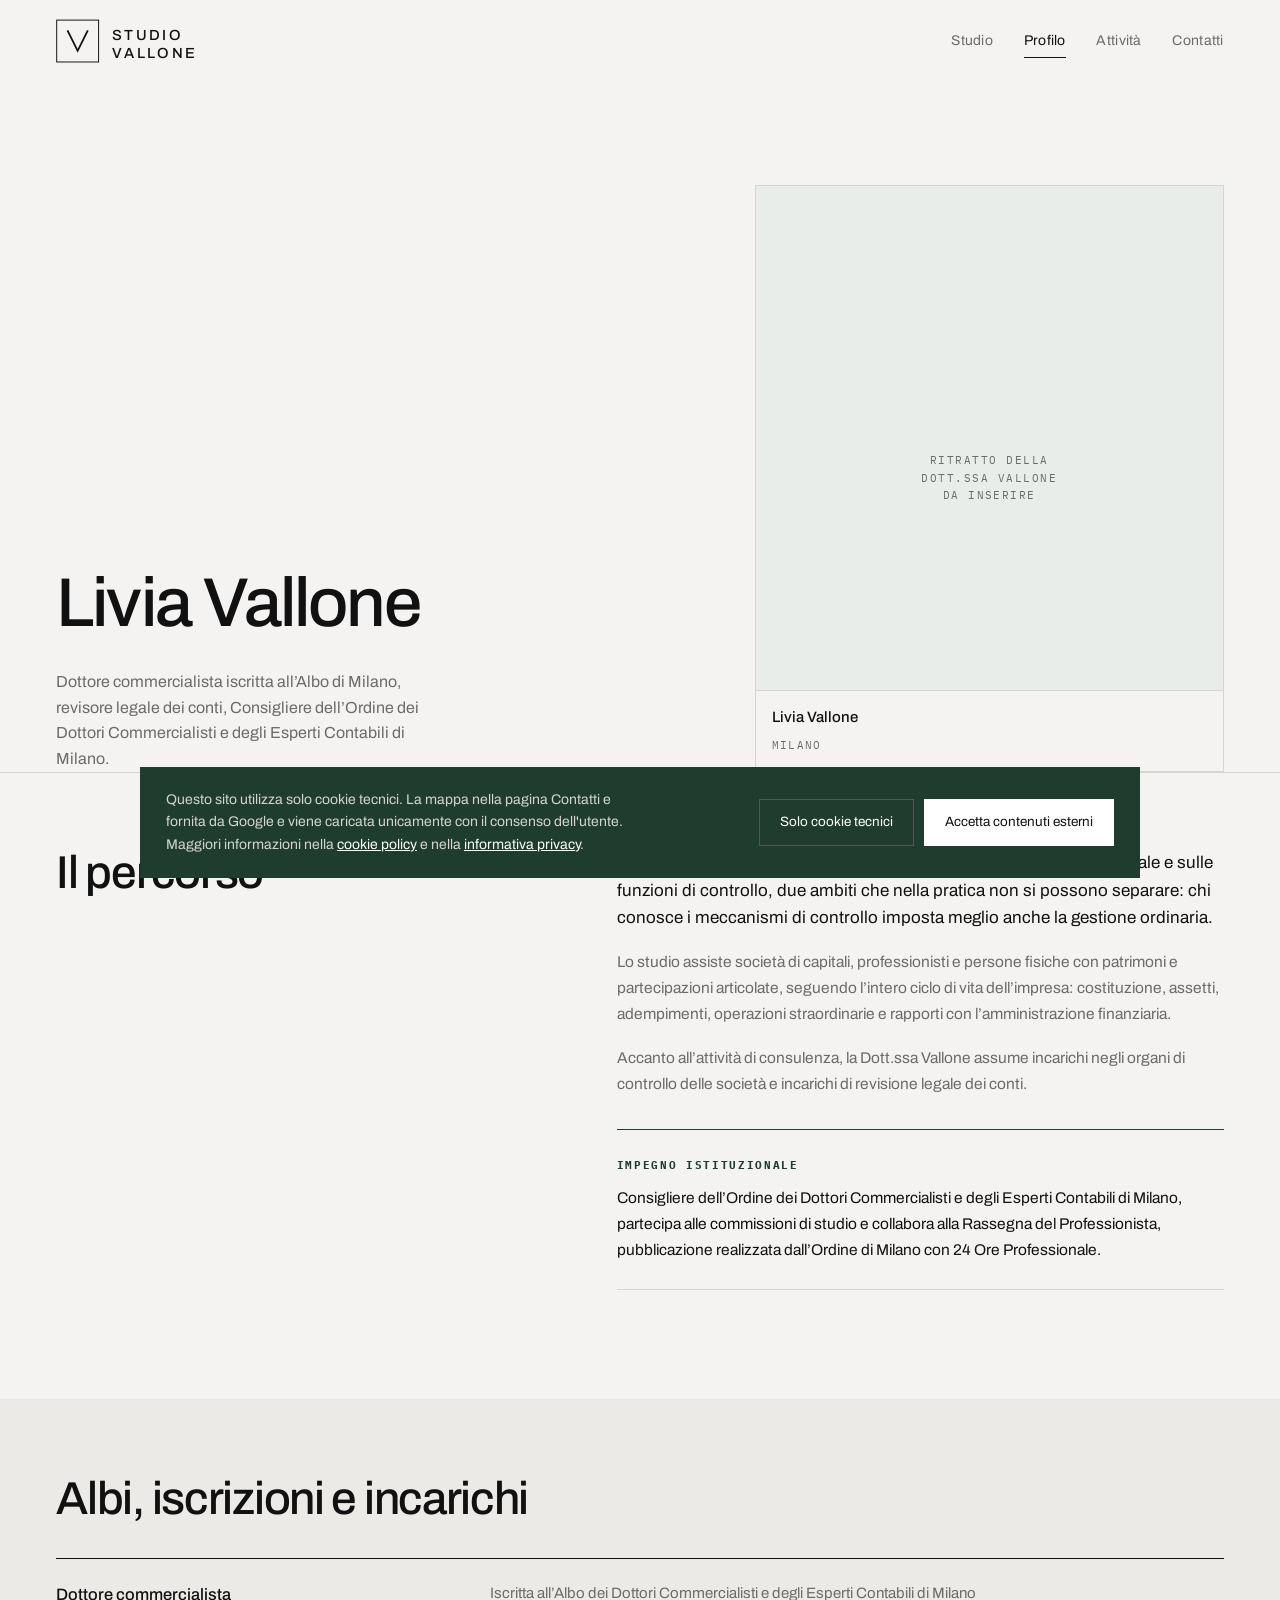
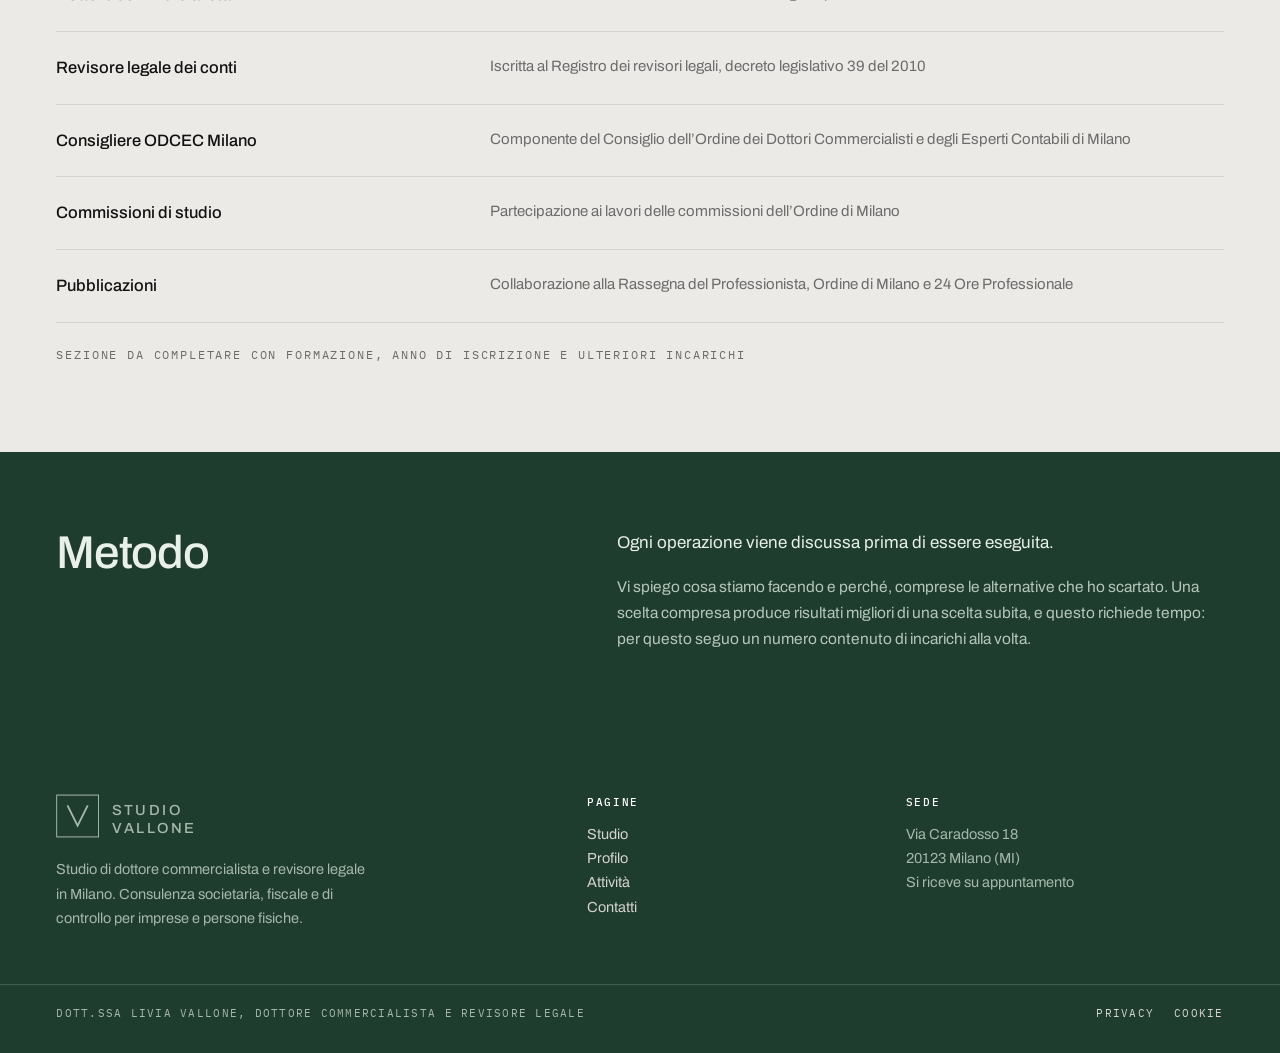
<file: profilo.html>
<!DOCTYPE html>
<html lang="it">
<head>
<meta charset="utf-8">
<meta name="viewport" content="width=device-width, initial-scale=1">
<title>Profilo, Studio Vallone</title>
<meta name="description" content="Livia Vallone, dottore commercialista iscritta all Albo di Milano, revisore legale e Consigliere ODCEC Milano.">
<link rel="preconnect" href="https://fonts.googleapis.com">
<link rel="preconnect" href="https://fonts.gstatic.com" crossorigin>
<link href="https://fonts.googleapis.com/css2?family=Archivo:wght@400;500;600&family=IBM+Plex+Mono:wght@400;500&display=swap" rel="stylesheet">
<style>
:root{
  --paper:#f4f3f1;
  --paper-2:#eceae6;
  --ink:#111111;
  --ink-soft:#6b6b6b;
  --line:#d8d5d0;
  --line-strong:#111111;
  --sans:"Archivo",system-ui,-apple-system,sans-serif;
  --mono:"IBM Plex Mono",ui-monospace,SFMono-Regular,Menlo,monospace;
  --gutter:clamp(22px,4.4vw,90px);
  --frame:1480px;
}
*{box-sizing:border-box}
html{scroll-behavior:smooth}
body{margin:0;background:var(--paper);color:var(--ink);font-family:var(--sans);
  font-size:clamp(15.5px,1vw,17px);line-height:1.68;-webkit-font-smoothing:antialiased}
img,svg{display:block;max-width:100%}
a{color:inherit}
.wrap{width:100%;max-width:var(--frame);margin:0 auto;padding:0 var(--gutter)}
section{padding:clamp(52px,6vw,110px) 0}

/* ---------- tipografia ---------- */
h1,h2,h3{font-weight:500;letter-spacing:-.028em;margin:0;line-height:1.02}
h1{font-size:clamp(38px,6.6vw,104px)}
.sec-title{font-size:clamp(27px,3.6vw,54px);line-height:1.06}
.lede{font-size:clamp(16px,1.28vw,21px);color:var(--ink-soft);max-width:52ch;line-height:1.6;margin:0}
.meta{font-family:var(--mono);font-size:11.5px;letter-spacing:.16em;text-transform:uppercase;color:var(--ink-soft)}
.rule{height:1px;background:var(--line-strong);margin:0}
.rule-soft{height:1px;background:var(--line)}

/* ---------- intestazione ---------- */
.site-head{position:sticky;top:0;z-index:60;background:var(--paper);border-bottom:1px solid transparent;transition:border-color .3s}
.site-head.is-stuck{border-color:var(--line-strong)}
.head-in{max-width:var(--frame);margin:0 auto;padding:18px var(--gutter);display:flex;align-items:center;justify-content:space-between;gap:24px}
.brand svg{height:clamp(38px,3.6vw,52px);width:auto}
.nav{display:flex;gap:clamp(18px,2.4vw,40px);align-items:center}
.nav a{text-decoration:none;font-size:14px;letter-spacing:.02em;color:var(--ink-soft);padding:5px 0;border-bottom:1px solid transparent;transition:color .25s,border-color .25s}
.nav a:hover{color:var(--ink);border-color:var(--ink)}
.nav a[aria-current="page"]{color:var(--ink);border-color:var(--ink)}
.nav-toggle{display:none;background:none;border:1px solid var(--line-strong);padding:9px 16px;font:inherit;font-size:13px;cursor:pointer;color:var(--ink)}

/* ---------- apertura ---------- */
.opener{padding:clamp(60px,8vw,140px) 0 clamp(36px,4vw,64px);border-bottom:1px solid var(--line-strong)}
.opener h1{max-width:19ch;margin-bottom:clamp(24px,3vw,44px)}
.opener .foot{display:grid;grid-template-columns:1fr auto;gap:24px;align-items:end}
.opener .lede{max-width:46ch}
.marks{display:flex;gap:26px;flex-wrap:wrap}
.marks span{font-family:var(--mono);font-size:11px;letter-spacing:.15em;text-transform:uppercase;color:var(--ink-soft)}
@media (max-width:820px){.opener .foot{grid-template-columns:1fr}}

/* ---------- indice numerato ---------- */
.index{border-top:1px solid var(--line-strong)}
.item{display:grid;grid-template-columns:76px minmax(0,1fr) minmax(0,1.15fr);gap:clamp(16px,3vw,52px);
  padding:clamp(24px,2.6vw,40px) 0;border-bottom:1px solid var(--line);align-items:start;
  text-decoration:none;color:inherit;position:relative;transition:padding .35s cubic-bezier(.2,.7,.3,1)}
.item:hover{padding-left:14px}
.item::before{content:"";position:absolute;left:0;top:0;bottom:0;width:0;background:var(--ink);opacity:.045;transition:width .35s cubic-bezier(.2,.7,.3,1)}
.item:hover::before{width:100%}
.item > *{position:relative}
.item .num{font-family:var(--mono);font-size:12px;letter-spacing:.1em;color:var(--ink-soft);padding-top:8px}
.item h3{font-size:clamp(21px,2.2vw,34px);letter-spacing:-.02em}
.item p{margin:0;color:var(--ink-soft);font-size:15.5px}
.item .arrow{position:absolute;right:0;top:50%;transform:translateY(-50%);font-size:20px;opacity:0;transition:opacity .3s,transform .3s}
.item:hover .arrow{opacity:1;transform:translate(6px,-50%)}
@media (max-width:820px){
  .item{grid-template-columns:44px minmax(0,1fr);gap:14px}
  .item p{grid-column:2}
  .item .arrow{display:none}
}

/* ---------- blocchi ---------- */
.split{display:grid;grid-template-columns:minmax(0,.9fr) minmax(0,1.1fr);gap:clamp(28px,5vw,88px);align-items:start}
@media (max-width:900px){.split{grid-template-columns:minmax(0,1fr)!important}}
.invert{background:var(--ink);color:var(--paper)}
.invert .lede,.invert p{color:#a8a6a2}
.invert .rule{background:#3a3a3a}
.invert .meta{color:#8c8a86}
.band{background:var(--paper-2)}

/* ---------- numeri ---------- */
.figures{display:grid;grid-template-columns:repeat(3,minmax(0,1fr));border-top:1px solid var(--line-strong)}
.figures div{padding:clamp(24px,2.6vw,40px) clamp(14px,2vw,32px) 0;border-left:1px solid var(--line)}
.figures div:first-child{border-left:0;padding-left:0}
.figures b{display:block;font-size:clamp(34px,4.6vw,72px);font-weight:500;letter-spacing:-.04em;line-height:1;margin-bottom:10px}
.figures span{font-family:var(--mono);font-size:11px;letter-spacing:.13em;text-transform:uppercase;color:var(--ink-soft)}
@media (max-width:700px){.figures{grid-template-columns:1fr}.figures div{border-left:0;padding-left:0;border-top:1px solid var(--line)}.figures div:first-child{border-top:0}}

/* ---------- testo lungo ---------- */
.prose h2{font-size:clamp(22px,2.2vw,34px);margin:44px 0 14px}
.prose p{margin:0 0 18px;color:var(--ink-soft)}
.prose ul{margin:0 0 18px;padding-left:20px;color:var(--ink-soft)}
.prose li{margin-bottom:9px}
.callout{border-top:1px solid var(--line-strong);border-bottom:1px solid var(--line-strong);padding:26px 0;margin:32px 0}
.callout b{display:block;font-family:var(--mono);font-size:11px;letter-spacing:.15em;text-transform:uppercase;margin-bottom:10px;color:var(--ink-soft)}
.callout p{margin:0;color:var(--ink)}

/* ---------- elenco credenziali ---------- */
.creds{border-top:1px solid var(--line-strong);margin-top:34px}
.cred{display:grid;grid-template-columns:minmax(0,.55fr) minmax(0,1fr);gap:clamp(14px,2.4vw,40px);padding:22px 0;border-bottom:1px solid var(--line)}
.cred b{font-weight:500;font-size:16.5px}
.cred span{color:var(--ink-soft);font-size:15px}
@media (max-width:700px){.cred{grid-template-columns:1fr;gap:4px}}

/* ---------- bottoni ---------- */
.btn{display:inline-block;text-decoration:none;background:var(--ink);color:var(--paper);border:1px solid var(--ink);
  padding:14px 30px;font-size:14.5px;letter-spacing:.02em;transition:background .25s,color .25s}
.btn:hover{background:transparent;color:var(--ink)}
.btn.ghost{background:transparent;color:var(--ink)}
.btn.ghost:hover{background:var(--ink);color:var(--paper)}
.invert .btn{background:var(--paper);color:var(--ink);border-color:var(--paper)}
.invert .btn:hover{background:transparent;color:var(--paper)}
.btn-row{display:flex;gap:12px;flex-wrap:wrap;margin-top:30px}

/* ---------- contatti ---------- */
.dl{margin:0;border-top:1px solid var(--line-strong)}
.dl div{padding:20px 0;border-bottom:1px solid var(--line);display:grid;grid-template-columns:minmax(0,.45fr) minmax(0,1fr);gap:20px;align-items:baseline}
.dl dt{font-family:var(--mono);font-size:11px;letter-spacing:.15em;text-transform:uppercase;color:var(--ink-soft)}
.dl dd{margin:0;font-size:18px}
.dl dd a{text-decoration:none;border-bottom:1px solid var(--line)}
.dl dd a:hover{border-color:var(--ink)}
@media (max-width:700px){.dl div{grid-template-columns:1fr;gap:6px}}

.form{border:1px solid var(--line-strong);padding:clamp(24px,2.6vw,42px)}
.field{margin-bottom:20px}
.field label{display:block;font-family:var(--mono);font-size:11px;letter-spacing:.14em;text-transform:uppercase;color:var(--ink-soft);margin-bottom:8px}
.field input,.field textarea,.field select{width:100%;border:0;border-bottom:1px solid var(--line-strong);background:transparent;
  padding:11px 2px;font:inherit;font-size:16px;color:var(--ink);border-radius:0}
.field select{padding-left:0}
.field input:focus,.field textarea:focus,.field select:focus{outline:none;border-bottom-width:2px}
.field textarea{min-height:120px;resize:vertical;border:1px solid var(--line-strong);padding:12px}
.privacy{font-size:13px;color:var(--ink-soft);margin:6px 0 22px;line-height:1.55}
.form button{cursor:pointer;font:inherit}

.mapframe{position:relative;aspect-ratio:16/9;border:1px solid var(--line-strong);overflow:hidden;background:var(--paper-2)}
.mapframe iframe{width:100%;height:100%;border:0}
.map-cta{position:absolute;inset:0;width:100%;display:flex;flex-direction:column;align-items:center;justify-content:center;gap:8px;
  border:0;background:var(--paper-2);cursor:pointer;font:inherit;color:var(--ink)}
.map-cta strong{font-size:clamp(19px,2vw,26px);font-weight:500}
.map-cta span{font-family:var(--mono);font-size:11px;letter-spacing:.14em;text-transform:uppercase;color:var(--ink-soft)}

/* ---------- comparsa ---------- */
.reveal{opacity:0;transform:translateY(14px);transition:opacity .7s ease,transform .7s cubic-bezier(.2,.7,.3,1)}
.reveal.in{opacity:1;transform:none}
.reveal[data-delay="1"]{transition-delay:.08s}
.reveal[data-delay="2"]{transition-delay:.16s}
.reveal[data-delay="3"]{transition-delay:.24s}

/* ---------- piè di pagina ---------- */
.site-foot{background:var(--ink);color:#8c8a86;padding:clamp(48px,5vw,80px) 0 30px;font-size:14.5px}
.foot-in{display:grid;grid-template-columns:1.4fr .8fr .9fr;gap:36px}
.site-foot a{color:#d6d4d0;text-decoration:none}
.site-foot a:hover{color:#fff;text-decoration:underline}
.site-foot strong{display:block;color:#fff;font-weight:500;font-family:var(--mono);font-size:11px;letter-spacing:.15em;text-transform:uppercase;margin-bottom:10px}
.site-foot p{margin:0 0 14px}
.foot-bot{margin-top:40px;padding-top:20px;border-top:1px solid #333;display:flex;justify-content:space-between;gap:18px;flex-wrap:wrap;font-family:var(--mono);font-size:10.5px;letter-spacing:.12em;text-transform:uppercase}
.foot-links{display:flex;gap:20px;flex-wrap:wrap}
@media (max-width:820px){.foot-in{grid-template-columns:1fr;gap:28px}}

/* ---------- banner cookie ---------- */
.cbanner{position:fixed;left:var(--gutter);right:var(--gutter);bottom:22px;z-index:200;background:var(--ink);color:#d6d4d0;
  padding:22px 26px;display:none;gap:20px;align-items:center;justify-content:space-between;flex-wrap:wrap;max-width:1000px;margin:0 auto;font-size:14px}
.cbanner.show{display:flex}
.cbanner p{margin:0;max-width:60ch;line-height:1.6}
.cbanner a{color:#fff}
.cbanner .actions{display:flex;gap:10px;flex-wrap:wrap}
.cbanner button{padding:11px 20px;font:inherit;font-size:13.5px;cursor:pointer;border:1px solid #555;background:transparent;color:#fff}
.cbanner button.primary{background:#fff;color:var(--ink);border-color:#fff}

/* ---------- responsive ---------- */
@media (max-width:900px){
  .nav{position:fixed;inset:66px 0 auto 0;background:var(--paper);flex-direction:column;align-items:flex-start;gap:0;
    padding:8px var(--gutter) 22px;border-bottom:1px solid var(--line-strong);display:none}
  .nav.open{display:flex}
  .nav a{padding:13px 0;width:100%;font-size:17px;border-bottom:0}
  .nav-toggle{display:block}
}
@media (max-width:760px){
  :root{--gutter:20px}
  section{padding:44px 0}
  .opener{padding:44px 0 30px}
  h1{font-size:clamp(32px,9vw,44px)}
  .sec-title{font-size:clamp(24px,7vw,32px)}
  .lede{font-size:16.5px}
  .form{padding:22px 18px}
  .cbanner{padding:18px;font-size:13.5px;bottom:14px}
  .cbanner .actions{width:100%}
  .cbanner button{flex:1}
}
@media (min-width:1900px){:root{--frame:1640px}}
@media (prefers-reduced-motion:reduce){*{animation:none!important;transition:none!important}.reveal{opacity:1;transform:none}}
:focus-visible{outline:2px solid var(--ink);outline-offset:3px}

/* ============================================================
   TERZO COLORE, RITRATTO, TONO PERSONALE
   ============================================================ */
:root{--green:#1f3d2e;--green-pale:#e8ede9}

.item:hover::before{background:var(--green);opacity:.05}
.item .num{transition:color .3s}
.item:hover .num{color:var(--green)}
.item .arrow{color:var(--green)}
a.meta:hover{color:var(--green)!important;border-color:var(--green)!important}
.field input:focus,.field textarea:focus,.field select:focus{border-color:var(--green)}
.btn{background:var(--green);border-color:var(--green)}
.btn:hover{background:transparent;color:var(--green)}
.btn.ghost{color:var(--green);border-color:var(--green)}
.btn.ghost:hover{background:var(--green);color:var(--paper)}
.invert{background:var(--green);color:#e9efe9}
.invert p{color:#b6c6bb}
.invert .btn{background:var(--paper);color:var(--green);border-color:var(--paper)}
.invert .btn:hover{background:transparent;color:var(--paper);border-color:var(--paper)}
.site-foot{background:var(--green)}
.site-foot{color:#a6b8ac}
.foot-bot{border-color:rgba(255,255,255,.16)}
.cbanner{background:var(--green)}
.callout{border-top-color:var(--green);border-bottom-color:var(--line)}
.callout b{color:var(--green)}
.map-cta{background:var(--green-pale)}

/* --- apertura piu leggera, con ritratto --- */
.opener{border-bottom:1px solid var(--line);padding-bottom:0}
.opener-grid{display:grid;grid-template-columns:minmax(0,1.15fr) minmax(0,.85fr);gap:clamp(28px,5vw,80px);align-items:end}
.opener h1{font-size:clamp(34px,5.4vw,80px);max-width:16ch;margin-bottom:clamp(20px,2.4vw,32px)}
.opener .lede{max-width:44ch;font-size:clamp(16px,1.2vw,19px)}
.portrait{position:relative;aspect-ratio:4/5;background:var(--green-pale);border:1px solid var(--line);display:flex;align-items:center;justify-content:center;overflow:hidden}
.portrait img{width:100%;height:100%;object-fit:cover}
.portrait .ph{font-family:var(--mono);font-size:10.5px;letter-spacing:.14em;text-transform:uppercase;color:var(--ink-soft);text-align:center;padding:0 18px}
.portrait .cap{position:absolute;left:0;right:0;bottom:0;background:var(--paper);border-top:1px solid var(--line);padding:14px 16px}
.portrait .cap b{display:block;font-weight:500;font-size:15px}
.portrait .cap span{font-family:var(--mono);font-size:10.5px;letter-spacing:.12em;text-transform:uppercase;color:var(--ink-soft)}
@media (max-width:820px){
  .opener-grid{grid-template-columns:1fr;gap:26px;align-items:start}
  .portrait{aspect-ratio:3/2;max-width:none}
}

/* --- citazione personale --- */
.quote{border-top:1px solid var(--green);border-bottom:1px solid var(--line);padding:clamp(30px,3.4vw,52px) 0}
.quote blockquote{margin:0;font-size:clamp(21px,2.6vw,38px);line-height:1.25;letter-spacing:-.02em;max-width:24ch;font-weight:500}
.quote .who{display:flex;align-items:center;gap:14px;margin-top:26px}
.quote .who .sig{height:38px;width:auto;color:var(--green)}
.quote .who span{font-family:var(--mono);font-size:11px;letter-spacing:.14em;text-transform:uppercase;color:var(--ink-soft)}

/* --- indice dinamico anche su mobile --- */
@media (max-width:820px){
  .item{grid-template-columns:38px minmax(0,1fr);gap:12px;padding:20px 0 20px 0;border-left:2px solid transparent;transition:border-color .5s ease,padding .5s ease,background .5s ease}
  .item.in{border-left-color:var(--green);padding-left:14px;background:linear-gradient(90deg,rgba(31,61,46,.05),transparent 70%)}
  .item:active{background:rgba(31,61,46,.1)}
  .item .num{color:var(--green);padding-top:5px}
  .item h3{font-size:20px}
  .item p{font-size:14.5px;margin-top:4px}
  .item .arrow{display:block;position:static;opacity:1;transform:none;grid-column:2;font-size:16px;margin-top:8px}
}

/* --- fotografia di Milano in apertura --- */
.cityshot{margin:0;overflow:hidden;border:1px solid var(--line);aspect-ratio:4/3}
.cityshot img{width:100%;height:100%;object-fit:cover;filter:grayscale(1) contrast(1.04)}
@media (max-width:820px){.cityshot{aspect-ratio:16/10}}

/* --- firma in coda al testo --- */
.signblock{display:flex;align-items:center;gap:14px;padding-top:20px;border-top:1px solid var(--line)}
.signblock .sig{height:36px;width:auto;color:var(--green);flex:0 0 auto}
.signblock span{font-family:var(--mono);font-size:10.5px;letter-spacing:.13em;text-transform:uppercase;color:var(--ink-soft)}

/* --- fotografia sfumata dentro la testata --- */
.cityshot{border:0;position:relative;overflow:visible}
.cityshot img{
  filter:grayscale(1) contrast(1.02) blur(1.6px);
  transform:scale(1.04);
  -webkit-mask-image:radial-gradient(120% 100% at 70% 40%,#000 38%,rgba(0,0,0,.55) 66%,transparent 100%);
  mask-image:radial-gradient(120% 100% at 70% 40%,#000 38%,rgba(0,0,0,.55) 66%,transparent 100%);
  opacity:.9;
}
.cityshot::after{content:"";position:absolute;inset:0;pointer-events:none;
  background:linear-gradient(90deg,var(--paper) 0%,rgba(244,243,241,.35) 26%,rgba(244,243,241,0) 58%),
             linear-gradient(180deg,rgba(244,243,241,.5),rgba(244,243,241,0) 42%,var(--paper) 100%)}
@media (max-width:820px){
  .cityshot img{-webkit-mask-image:radial-gradient(120% 110% at 50% 45%,#000 40%,transparent 100%);mask-image:radial-gradient(120% 110% at 50% 45%,#000 40%,transparent 100%)}
  .cityshot::after{background:linear-gradient(180deg,rgba(244,243,241,.45),rgba(244,243,241,0) 40%,var(--paper) 100%)}
}

/* --- firma con nome in corsivo --- */
.signblock{gap:12px;flex-wrap:wrap}
.signblock .signname{font-family:Georgia,"Times New Roman",serif;font-style:italic;font-size:19px;letter-spacing:0;text-transform:none;color:var(--green)}
.signblock .signrole{font-family:var(--mono);font-size:10.5px;letter-spacing:.13em;text-transform:uppercase;color:var(--ink-soft);border-left:1px solid var(--line);padding-left:12px}

/* --- verde nell'indice --- */
.index{border-top-color:var(--green)}
.item{border-bottom-color:var(--line);border-left:2px solid transparent;transition:border-color .35s,padding .35s cubic-bezier(.2,.7,.3,1)}
.item:hover{border-left-color:var(--green)}
.item:hover h3{color:var(--green)}
.item h3{transition:color .3s}
.item:last-child{border-bottom-color:var(--green)}

</style>
</head>
<body>

<header class="site-head">
  <div class="head-in">
    <a class="brand" href="index.html" aria-label="Studio Vallone, home">
      <svg viewBox="0 0 260 66" role="img" aria-label="Studio Vallone">
        <rect x="1" y="3" width="60" height="60" fill="none" stroke="currentColor" stroke-width="1.4"/>
        <path d="M17 19 L31 47 L45 19" fill="none" stroke="currentColor" stroke-width="2.6" stroke-linecap="square"/>
        <text x="80" y="32" font-family="Archivo,sans-serif" font-size="21" font-weight="500" letter-spacing="3.4" fill="currentColor">STUDIO</text>
        <text x="80" y="57" font-family="Archivo,sans-serif" font-size="21" font-weight="500" letter-spacing="3.4" fill="currentColor">VALLONE</text>
      </svg>
    </a>
    <button class="nav-toggle" aria-expanded="false" aria-controls="nav">Indice</button>
    <nav class="nav" id="nav">
      <a href="index.html">Studio</a>
      <a href="profilo.html" aria-current="page">Profilo</a>
      <a href="attivita.html">Attività</a>
      <a href="contatti.html">Contatti</a>
    </nav>
  </div>
</header>

<main>

  <section class="opener">
    <div class="wrap opener-grid">
      <div>
        <h1>Livia Vallone</h1>
        <p class="lede">Dottore commercialista iscritta all&rsquo;Albo di Milano, revisore legale dei conti, Consigliere dell&rsquo;Ordine dei Dottori Commercialisti e degli Esperti Contabili di Milano.</p>
      </div>
      <div class="portrait">
        <span class="ph">Ritratto della<br>Dott.ssa Vallone<br>da inserire</span>
        <div class="cap"><b>Livia Vallone</b><span>Milano</span></div>
      </div>
    </div>
  </section>

  <section>
    <div class="wrap split">
      <h2 class="sec-title reveal">Il percorso</h2>
      <div class="reveal" data-delay="1">
        <div class="prose">
          <p style="font-size:clamp(17px,1.3vw,20px);line-height:1.6;color:var(--ink)">L&rsquo;attività professionale si concentra sulla consulenza societaria e fiscale e sulle funzioni di controllo, due ambiti che nella pratica non si possono separare: chi conosce i meccanismi di controllo imposta meglio anche la gestione ordinaria.</p>
          <p>Lo studio assiste società di capitali, professionisti e persone fisiche con patrimoni e partecipazioni articolate, seguendo l&rsquo;intero ciclo di vita dell&rsquo;impresa: costituzione, assetti, adempimenti, operazioni straordinarie e rapporti con l&rsquo;amministrazione finanziaria.</p>
          <p>Accanto all&rsquo;attività di consulenza, la Dott.ssa Vallone assume incarichi negli organi di controllo delle società e incarichi di revisione legale dei conti.</p>

          <div class="callout">
            <b>Impegno istituzionale</b>
            <p>Consigliere dell&rsquo;Ordine dei Dottori Commercialisti e degli Esperti Contabili di Milano, partecipa alle commissioni di studio e collabora alla Rassegna del Professionista, pubblicazione realizzata dall&rsquo;Ordine di Milano con 24 Ore Professionale.</p>
          </div>
        </div>
      </div>
    </div>
  </section>

  <section class="band">
    <div class="wrap">
      <h2 class="sec-title reveal">Albi, iscrizioni e incarichi</h2>
      <div class="creds">
        <div class="cred reveal"><b>Dottore commercialista</b><span>Iscritta all&rsquo;Albo dei Dottori Commercialisti e degli Esperti Contabili di Milano</span></div>
        <div class="cred reveal"><b>Revisore legale dei conti</b><span>Iscritta al Registro dei revisori legali, decreto legislativo 39 del 2010</span></div>
        <div class="cred reveal"><b>Consigliere ODCEC Milano</b><span>Componente del Consiglio dell&rsquo;Ordine dei Dottori Commercialisti e degli Esperti Contabili di Milano</span></div>
        <div class="cred reveal"><b>Commissioni di studio</b><span>Partecipazione ai lavori delle commissioni dell&rsquo;Ordine di Milano</span></div>
        <div class="cred reveal"><b>Pubblicazioni</b><span>Collaborazione alla Rassegna del Professionista, Ordine di Milano e 24 Ore Professionale</span></div>
      </div>
      <p class="meta" style="margin-top:22px">Sezione da completare con formazione, anno di iscrizione e ulteriori incarichi</p>
    </div>
  </section>

  <section class="invert">
    <div class="wrap split">
      <h2 class="sec-title reveal">Metodo</h2>
      <div class="reveal" data-delay="1">
        <p style="font-size:clamp(17px,1.3vw,20px);line-height:1.6;color:#e9efe9;margin:0 0 18px">Ogni operazione viene discussa prima di essere eseguita.</p>
        <p style="margin:0">Vi spiego cosa stiamo facendo e perché, comprese le alternative che ho scartato. Una scelta compresa produce risultati migliori di una scelta subita, e questo richiede tempo: per questo seguo un numero contenuto di incarichi alla volta.</p>
      </div>
    </div>
  </section>
</main>

<footer class="site-foot">
  <div class="wrap foot-in">
    <div>
      <svg viewBox="0 0 260 66" style="height:46px;width:auto" role="img" aria-label="Studio Vallone">
        <rect x="1" y="3" width="60" height="60" fill="none" stroke="currentColor" stroke-width="1.4"/>
        <path d="M17 19 L31 47 L45 19" fill="none" stroke="currentColor" stroke-width="2.6" stroke-linecap="square"/>
        <text x="80" y="32" font-family="Archivo,sans-serif" font-size="21" font-weight="500" letter-spacing="3.4" fill="currentColor">STUDIO</text>
        <text x="80" y="57" font-family="Archivo,sans-serif" font-size="21" font-weight="500" letter-spacing="3.4" fill="currentColor">VALLONE</text>
      </svg>
      <p style="margin-top:18px;max-width:40ch">Studio di dottore commercialista e revisore legale in Milano. Consulenza societaria, fiscale e di controllo per imprese e persone fisiche.</p>
    </div>
    <div>
      <strong>Pagine</strong>
      <p><a href="index.html">Studio</a><br>
      <a href="profilo.html">Profilo</a><br>
      <a href="attivita.html">Attività</a><br>
      <a href="contatti.html">Contatti</a></p>
    </div>
    <div>
      <strong>Sede</strong>
      <p>Via Caradosso 18<br>20123 Milano (MI)<br>
      Si riceve su appuntamento</p>
    </div>
  </div>
  <div class="wrap foot-bot">
    <span>Dott.ssa Livia Vallone, dottore commercialista e revisore legale</span>
    <span class="foot-links">
      <a href="privacy.html">Privacy</a>
      <a href="cookie.html">Cookie</a>
    </span>
  </div>
</footer>

<script>
/* Studio Vallone, interazioni */
document.addEventListener('DOMContentLoaded', function () {

  var toggle = document.querySelector('.nav-toggle');
  var nav = document.querySelector('.nav');
  if (toggle && nav) {
    toggle.addEventListener('click', function () {
      var open = nav.classList.toggle('open');
      toggle.setAttribute('aria-expanded', open ? 'true' : 'false');
      toggle.textContent = open ? 'Chiudi' : 'Indice';
    });
  }

  var head = document.querySelector('.site-head');
  if (head) {
    var onScroll = function () { head.classList.toggle('is-stuck', window.scrollY > 6); };
    onScroll();
    window.addEventListener('scroll', onScroll, { passive: true });
  }

  var io = new IntersectionObserver(function (es) {
    es.forEach(function (e) {
      if (!e.isIntersecting) return;
      e.target.classList.add('in');
      io.unobserve(e.target);
    });
  }, { threshold: 0.18, rootMargin: '0px 0px -40px 0px' });
  document.querySelectorAll('.reveal, .item').forEach(function (el) { io.observe(el); });

  document.querySelectorAll('a.mailto').forEach(function (a) {
    var ind = a.dataset.u + String.fromCharCode(64) + a.dataset.d;
    a.href = 'mail' + 'to:' + ind;
    a.textContent = ind;
  });

  var consenso = null;
  try { consenso = localStorage.getItem('sv-consenso'); } catch (e) { consenso = null; }
  if (!consenso) {
    var b = document.createElement('div');
    b.className = 'cbanner show';
    b.innerHTML = '<p>Questo sito utilizza solo cookie tecnici. La mappa nella pagina Contatti e fornita da Google e viene caricata unicamente con il consenso dell\'utente. Maggiori informazioni nella <a href="cookie.html">cookie policy</a> e nella <a href="privacy.html">informativa privacy</a>.</p>' +
      '<span class="actions"><button type="button" class="solo">Solo cookie tecnici</button><button type="button" class="primary tutti">Accetta contenuti esterni</button></span>';
    document.body.appendChild(b);
    b.addEventListener('click', function (ev) {
      var scelta = ev.target.classList.contains('tutti') ? 'tutti' : (ev.target.classList.contains('solo') ? 'solo' : null);
      if (!scelta) return;
      try { localStorage.setItem('sv-consenso', scelta); } catch (e) {}
      b.classList.remove('show');
      if (scelta === 'tutti' && window.svApriMappa) window.svApriMappa();
    });
  }

  var mapBtn = document.querySelector('.map-cta');
  if (mapBtn) {
    var apri = function () {
      var holder = mapBtn.parentElement;
      if (!holder || holder.querySelector('iframe')) return;
      var f = document.createElement('iframe');
      f.loading = 'lazy';
      f.title = 'Mappa, Via Caradosso 18, Milano';
      f.referrerPolicy = 'no-referrer-when-downgrade';
      f.src = mapBtn.dataset.src;
      holder.appendChild(f);
      mapBtn.remove();
    };
    mapBtn.addEventListener('click', apri);
    window.svApriMappa = apri;
    if (consenso === 'tutti') apri();
  }
});

</script>
</body>
</html>
</file>
